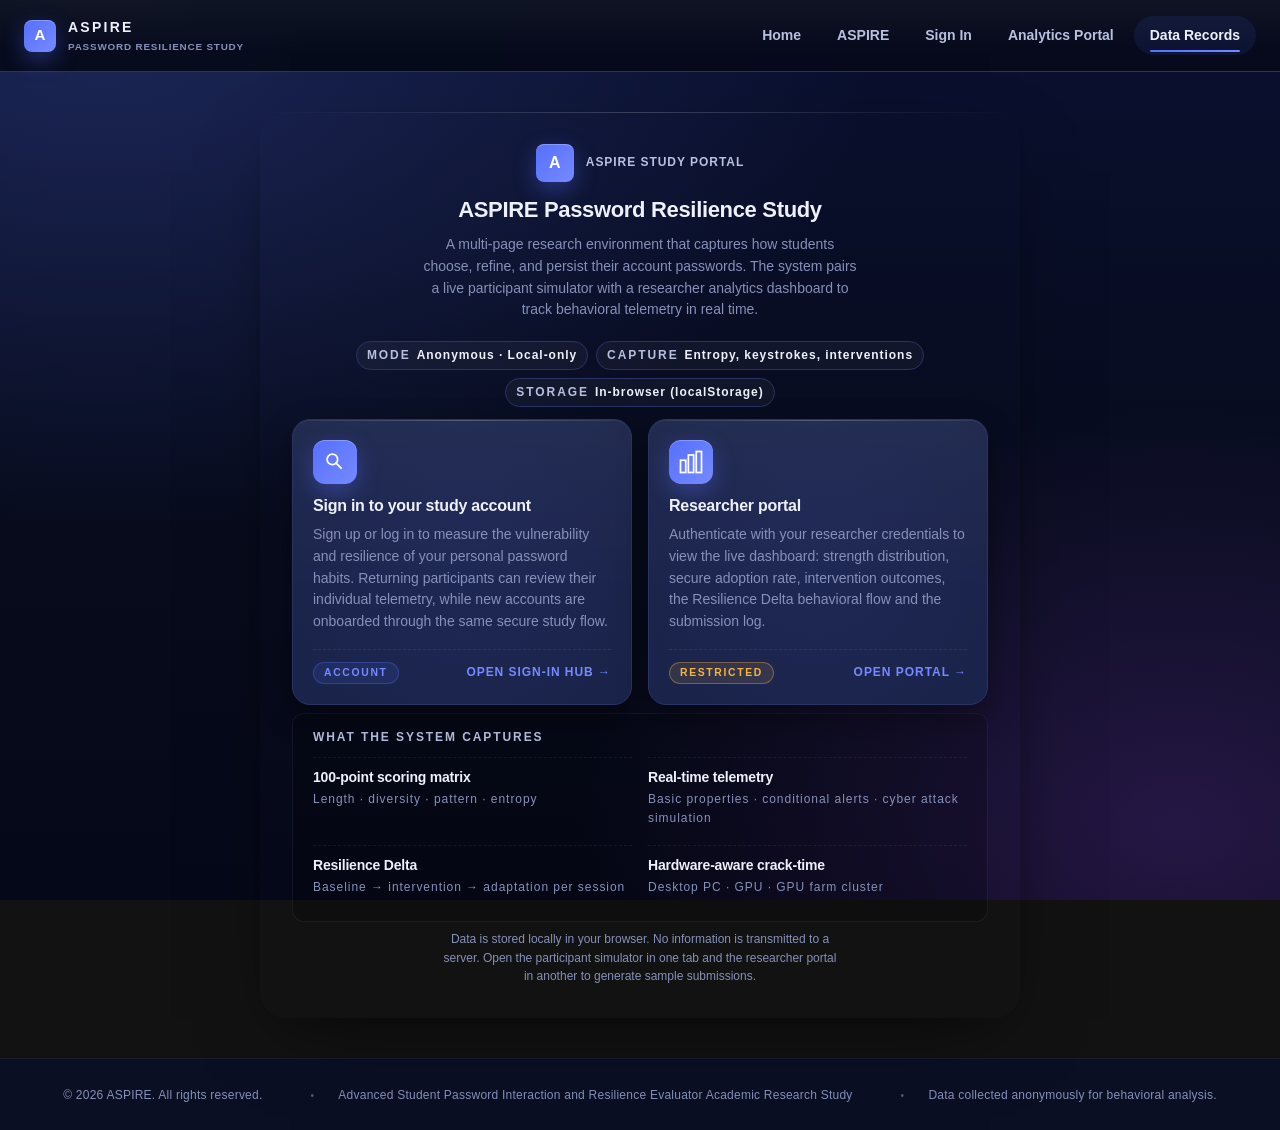
<file: index.html>
<!DOCTYPE html>
<html lang="en">

<head>
  <meta charset="UTF-8" />
  <meta name="viewport" content="width=device-width, initial-scale=1.0" />
  <meta name="description"
    content="ASPIRE Password Resilience Study — landing hub for the participant simulator and the researcher portal." />
  <title>ASPIRE — Password Resilience Study</title>
  <link rel="stylesheet" href="style.css" />
  <link rel="icon" type="image/svg+xml"
    href="data:image/svg+xml;utf8,<svg xmlns='http://www.w3.org/2000/svg' viewBox='0 0 64 64'><defs><linearGradient id='g' x1='0' x2='1' y1='0' y2='1'><stop offset='0' stop-color='%235570ff'/><stop offset='1' stop-color='%237689ff'/></linearGradient></defs><rect width='64' height='64' rx='14' fill='url(%23g)'/><text x='32' y='42' text-anchor='middle' font-family='-apple-system,Segoe UI,Roboto,sans-serif' font-weight='800' font-size='34' fill='white'>A</text></svg>" />
</head>

<body class="has-global-header has-global-footer">

  <!-- ============================================================
       GLOBAL NAVIGATION HEADER
       Reused across every ASPIRE page so participants and
       researchers always know where they are.  The page background
       is offset by 64px (see .has-global-header in style.css).
       ============================================================ -->
  <header class="global-header" role="banner">
    <a class="gh-brand" href="index.html" aria-label="ASPIRE — back to hub">
      <span class="logo" aria-hidden="true">A</span>
      <span class="gh-brand-text">
        ASPIRE
        <small>Password Resilience Study</small>
      </span>
    </a>
    <nav class="desktop-nav" aria-label="Primary">
      <a href="index.html">Home</a>
      <a href="registration.html">ASPIRE</a>
      <a href="sign.html">Sign In</a>
      <a href="portal.html">Analytics Portal</a>
      <a href="records.html" class="active" aria-current="page">Data Records</a>
    </nav>
    <div class="nav-actions">
      <input class="mobile-nav-toggle" id="mobile-nav-toggle-index" type="checkbox" />
      <label class="mobile-nav-trigger" for="mobile-nav-toggle-index" aria-label="Toggle navigation menu">
        <span aria-hidden="true"></span>
      </label>
      <label class="mobile-nav-backdrop" for="mobile-nav-toggle-index" aria-hidden="true"></label>
      <nav class="mobile-nav-drawer" aria-label="Primary">
        <label class="mobile-nav-close" for="mobile-nav-toggle-index" aria-label="Close navigation">×</label>
        <a href="index.html">Home</a>
        <a href="registration.html">ASPIRE</a>
        <a href="sign.html">Sign In</a>
        <a href="portal.html">Analytics Portal</a>
        <a href="records.html" class="active" aria-current="page">Data Records</a>
      </nav>
    </div>
  </header>

  <!-- ============================================================
       ASPIRE — Landing Hub
       Three-zone composition:
         §1  Brand + identity header (logo, title, subtitle)
         §2  Hero card  (entry point to the system)
         §3  Pathway grid  (two destination cards)
         §4  Feature ledger (capability summary)
         §5  Footer with system context
       Page hierarchy is mirrored from registration.html's card
       layout so the hub feels like a natural prologue to either
       destination (registration simulator or research portal).
       ============================================================ -->

  <main class="hub">
    <section class="card hub-card" aria-labelledby="hub-title">

      <!-- §1 — Brand -->
      <div class="brand">
        <div class="logo" aria-hidden="true">A</div>
        <span>ASPIRE Study Portal</span>
      </div>

      <!-- §2 — Hero -->
      <header class="hub-hero">
        <h1 id="hub-title">ASPIRE Password Resilience Study</h1>
        <p class="subtitle">
          A multi-page research environment that captures how students
          choose, refine, and persist their account passwords. The
          system pairs a live participant simulator with a researcher
          analytics dashboard to track behavioral telemetry in
          real time.
        </p>


        <ul class="hub-meta" aria-label="Study metadata">
          <li><span class="hub-meta-k">Mode</span><span class="hub-meta-v">Anonymous · Local-only</span></li>
          <li><span class="hub-meta-k">Capture</span><span class="hub-meta-v">Entropy, keystrokes, interventions</span>
          </li>
          <li><span class="hub-meta-k">Storage</span><span class="hub-meta-v">In-browser (localStorage)</span></li>
        </ul>
        <p></p>
      </header>

      <!-- §3 — Pathway grid: choose your entry -->
      <section class="hub-pathways" aria-label="Choose an entry point">

        <a class="pathway" href="sign.html" aria-labelledby="path-participant">
          <div class="pathway-glyph" aria-hidden="true">
            <svg viewBox="0 0 32 32" width="28" height="28">
              <circle cx="13" cy="13" r="6" fill="none" stroke="currentColor" stroke-width="2" />
              <path d="M17 17 L23 23" stroke="currentColor" stroke-width="2" stroke-linecap="round" />
            </svg>
          </div>
          <h3 id="path-participant">Sign in to your study account</h3>
          <p class="pathway-desc">
            Sign up or log in to measure the vulnerability and resilience
            of your personal password habits. Returning participants can
            review their individual telemetry, while new accounts are
            onboarded through the same secure study flow.
          </p>
          <span class="pathway-meta">
            <span class="pathway-pill">Account</span>
            <span class="pathway-cta">Open sign-in hub →</span>
          </span>
        </a>

        <a class="pathway" href="portal.html" aria-labelledby="path-researcher">
          <div class="pathway-glyph" aria-hidden="true">
            <svg viewBox="0 0 32 32" width="28" height="28">
              <rect x="4" y="14" width="6" height="14" fill="none" stroke="currentColor" stroke-width="2" />
              <rect x="13" y="8" width="6" height="20" fill="none" stroke="currentColor" stroke-width="2" />
              <rect x="22" y="4" width="6" height="24" fill="none" stroke="currentColor" stroke-width="2" />
            </svg>
          </div>
          <h3 id="path-researcher">Researcher portal</h3>
          <p class="pathway-desc">
            Authenticate with your researcher credentials to view
            the live dashboard: strength distribution, secure
            adoption rate, intervention outcomes, the Resilience
            Delta behavioral flow and the submission log.
          </p>
          <span class="pathway-meta">
            <span class="pathway-pill secure">Restricted</span>
            <span class="pathway-cta">Open portal →</span>
          </span>
        </a>

      </section>

      <!-- §4 — Capability ledger -->
      <section class="hub-features" aria-label="System capabilities">
        <h2 class="hub-features-title">What the system captures</h2>
        <ul class="hub-feature-list">
          <li>
            <span class="feature-k">100-point scoring matrix</span>
            <span class="feature-v">Length · diversity · pattern · entropy</span>
          </li>
          <li>
            <span class="feature-k">Real-time telemetry</span>
            <span class="feature-v">Basic properties · conditional alerts · cyber attack simulation</span>
          </li>
          <li>
            <span class="feature-k">Resilience Delta</span>
            <span class="feature-v">Baseline → intervention → adaptation per session</span>
          </li>
          <li>
            <span class="feature-k">Hardware-aware crack-time</span>
            <span class="feature-v">Desktop PC · GPU · GPU farm cluster</span>
          </li>
        </ul>
      </section>

      <!-- §5 — Footer -->
      <p class="footnote hub-foot">
        Data is stored locally in your browser. No information is
        transmitted to a server. Open the participant simulator in
        one tab and the researcher portal in another to generate
        sample submissions.
      </p>

    </section>
  </main>

  <footer class="global-footer" role="contentinfo">
    <div class="gf-inner">
      <span class="gf-block gf-left">&copy; 2026 ASPIRE. All rights reserved.</span>
      <span class="gf-block gf-center">Advanced Student Password Interaction and Resilience Evaluator Academic Research Study</span>
      <span class="gf-block gf-right">Data collected anonymously for behavioral analysis.</span>
    </div>
  </footer>

  <script>
    // ------------------------------------------------------------
    // Subtle, preference-aware entrance animation.  Honors
    // prefers-reduced-motion: when the user has requested less
    // animation we skip the spring and let the card paint
    // immediately so the hub stays accessible.
    // ------------------------------------------------------------
    (function () {
      var reduce = window.matchMedia
        && window.matchMedia('(prefers-reduced-motion: reduce)').matches;
      var card = document.querySelector('.hub-card');
      if (!card || reduce) return;
      // The springIn keyframe is defined in style.css and animates
      // scale + opacity.  We retrigger it here so the hub card
      // matches the registration card's opening behaviour.
      card.style.animation = 'none';
      // force a reflow so the animation restarts cleanly on reload
      void card.offsetWidth;
      card.style.animation = '';
    })();
  </script>
</body>

</html>
</file>
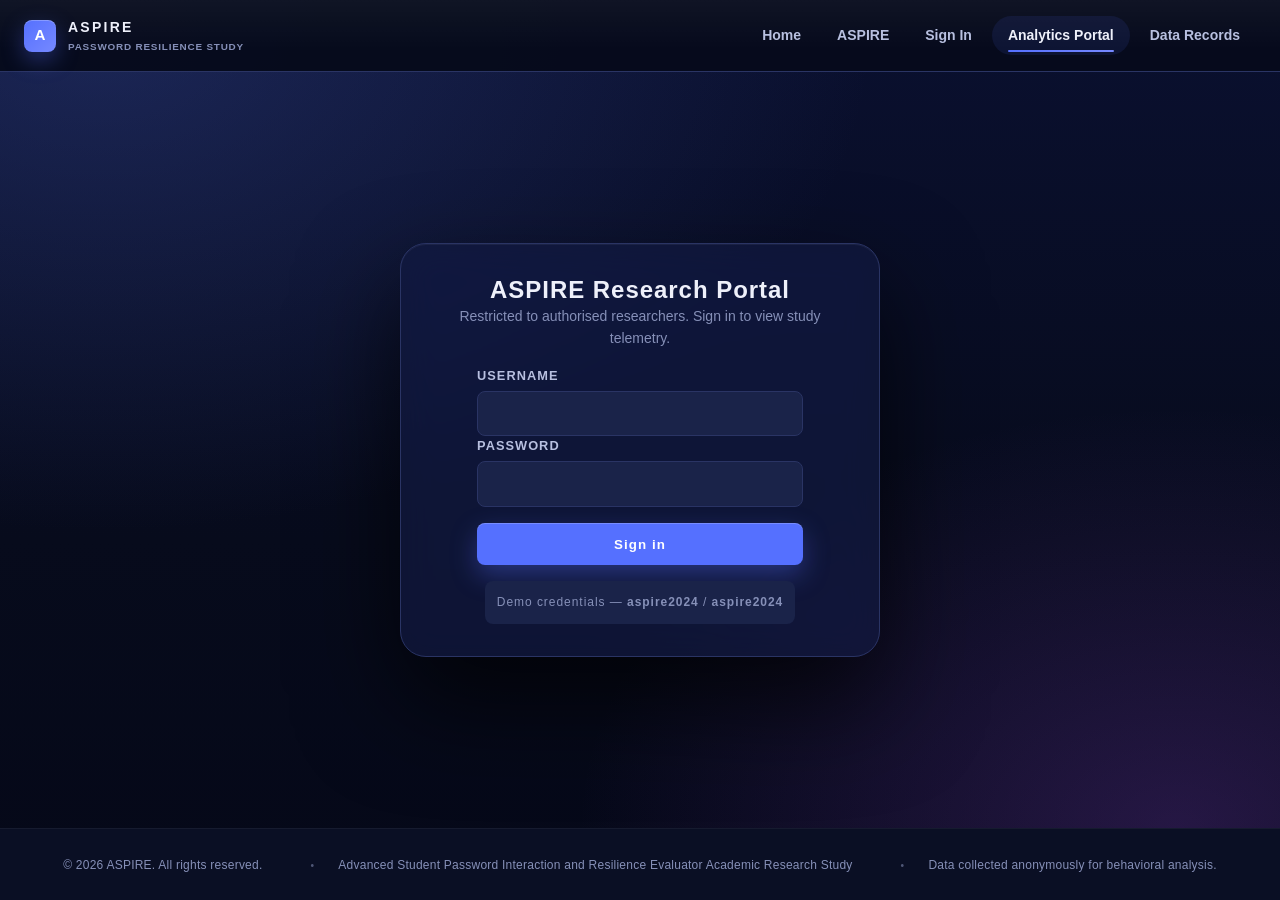
<file: portal.html>
<!DOCTYPE html>
<html lang="en">

<head>
  <meta charset="UTF-8" />
  <meta name="viewport" content="width=device-width, initial-scale=1.0" />
  <title>ASPIRE Research Portal</title>
  <link rel="stylesheet" href="style.css" />
  <!-- ============================================================
       PRE-PAINT INITIAL STATE (Security by Default)
       Runs synchronously before <body> is parsed, so the very first
       frame of the page already reflects the correct display state.
         • If a valid session token exists in sessionStorage, the
           dashboard is shown and the gate is removed immediately.
         • Otherwise the gate is the only visible element and the
           dashboard is fully shielded (display: none + z-index: 0).
       This eliminates any flash of overlapping content.
       ============================================================ -->
  <script>
    (function () {
      try {
        var token = sessionStorage.getItem('aspire_session');
        var style = document.createElement('style');
        if (token === '1') {
          // Session still active — gate must not appear at all.
          style.textContent =
            '#loginGate{display:none !important;}' +
            '#dashboard{display:grid !important;}';
        } else {
          // No session — dashboard stays fully shielded.
          style.textContent =
            '#dashboard{display:none !important;}';
        }
        document.head.appendChild(style);
      } catch (_) {
        // sessionStorage unavailable (private mode, etc.) — fall back
        // to the safest state: dashboard hidden.
      }
    })();
  </script>
</head>

<body class="has-global-header has-global-footer">
  <header class="global-header" role="banner">
    <a class="gh-brand" href="index.html" aria-label="ASPIRE — back to hub">
      <span class="logo" aria-hidden="true">A</span>
      <span class="gh-brand-text">
        ASPIRE
        <small>Password Resilience Study</small>
      </span>
    </a>
    <nav class="desktop-nav" aria-label="Primary">
      <a href="index.html">Home</a>
      <a href="registration.html">ASPIRE</a>
      <a href="sign.html">Sign In</a>
      <a href="portal.html" class="active" aria-current="page">Analytics Portal</a>
      <a href="records.html">Data Records</a>
    </nav>
    <div class="nav-actions">
      <input class="mobile-nav-toggle" id="mobile-nav-toggle-portal" type="checkbox" />
      <label class="mobile-nav-trigger" for="mobile-nav-toggle-portal" aria-label="Toggle navigation menu">
        <span aria-hidden="true"></span>
      </label>
      <label class="mobile-nav-backdrop" for="mobile-nav-toggle-portal" aria-hidden="true"></label>
      <nav class="mobile-nav-drawer" aria-label="Primary">
        <label class="mobile-nav-close" for="mobile-nav-toggle-portal" aria-label="Close navigation">×</label>
        <a href="index.html">Home</a>
        <a href="registration.html">ASPIRE</a>
        <a href="sign.html">Sign In</a>
        <a href="portal.html" class="active" aria-current="page">Analytics Portal</a>
        <a href="records.html">Data Records</a>
      </nav>
    </div>
  </header>

  <div class="page-shell">
    <!-- ============================================================
         LOGIN GATE (researcher-only)
         Demo credential: aspire2024 / aspire2024
         ============================================================ -->
    <div class="login-gate" id="loginGate">
      <h2>ASPIRE Research Portal</h2>
      <p>Restricted to authorised researchers. Sign in to view study telemetry.</p>
      <form id="loginForm">
        <label for="username" style="display:block; font-size:0.8rem; margin-bottom:0.3rem;">Username</label>
        <input type="text" id="username" name="username" autocomplete="username" />
        <label for="password" style="display:block; font-size:0.8rem; margin-bottom:0.3rem;">Password</label>
        <input type="password" id="password" name="password" autocomplete="current-password" />
        <button type="submit" id="loginSubmit">
          <span class="btn-label">Sign in</span>
          <span class="btn-spinner" aria-hidden="true"></span>
        </button>
      </form>
      <div class="hint">
        Demo credentials &mdash; <strong>aspire2024</strong> / <strong>aspire2024</strong>
      </div>
    </div>

    <!-- ============================================================
         DASHBOARD (hidden until authenticated)
         Vertical hierarchy:
           Zone 1  Global header      (full width, page-level)
           Zone 2  Application header (full width, app-level)
           Zone 3  Content wrapper    (sidebar + main canvas row)
         The sidebar and the canvas are siblings in Zone 3, so they
         scroll in unison with the rest of the page (Fluid canvas).
         ============================================================ -->
    <div id="dashboard" hidden>
    <header class="app-header">
      <div class="app-header-top">
        <button class="rail-toggle" id="railToggle" type="button" aria-label="Toggle navigation rail" aria-pressed="true">
          <span class="rail-toggle-bar"></span>
          <span class="rail-toggle-bar"></span>
          <span class="rail-toggle-bar"></span>
        </button>
        <div class="brand">
          <div class="logo" aria-hidden="true">A</div>
          <div>
            <h1>ASPIRE Research Portal</h1>
            <small>Password Resilience Study &mdash; Live Telemetry</small>
          </div>
        </div>
      </div>
      <!-- Anchored profile data — first/last name rigidly in the far corner -->
      <div class="app-subheader" id="subheader">
        <div class="header-actions">
          <span class="sr-only" id="srStatus">Signed in as researcher.</span>
          <button class="btn" id="refreshBtn" type="button">Refresh</button>
          <button class="btn" id="exportBtn" type="button">Export CSV</button>
          <button class="btn danger" id="clearBtn" type="button">Clear data</button>
          <button class="btn" id="logoutBtn" type="button">Sign out</button>
        </div>
      </div>
    </header>

    <!-- Zone 3 — shared row that holds the sidebar and the main canvas.
         Scrolling is handled at the page level (body), so both
         siblings move together as one unified Fluid canvas. -->
    <div class="app-shell">
      <aside class="nav-rail" aria-label="Primary navigation">
        <div class="rail-brand" aria-hidden="true">
          <div class="logo">A</div>
        </div>
        <nav class="rail-nav">
          <button class="rail-btn active" type="button" data-rail="overview" aria-label="Overview" title="Overview">
            <span class="rail-icon" aria-hidden="true">◐</span>
            <span class="rail-label">Overview</span>
          </button>
          <button class="rail-btn" type="button" data-rail="telemetry" aria-label="Telemetry" title="Telemetry">
            <span class="rail-icon" aria-hidden="true">◇</span>
            <span class="rail-label">Telemetry</span>
          </button>
          <button class="rail-btn" type="button" data-rail="behavior" aria-label="Behavior" title="Behavior">
            <span class="rail-icon" aria-hidden="true">↯</span>
            <span class="rail-label">Behavior</span>
          </button>
          <button class="rail-btn" type="button" data-rail="logs" aria-label="Logs" title="Logs">
            <span class="rail-icon" aria-hidden="true">≡</span>
            <span class="rail-label">Logs</span>
          </button>
        </nav>
        <div class="rail-foot" aria-hidden="true">
          <div class="rail-dot" title="Live data stream"></div>
        </div>
      </aside>

      <main class="app-canvas">
        <!-- Stat cards -->
        <section class="stats" aria-label="Summary statistics">
          <div class="stat" data-stat-height="92">
            <div class="label">Total submissions</div>
            <div class="value" id="statTotal">0</div>
            <div class="sub" id="statLatest">No data yet</div>
          </div>
          <div class="stat" data-stat-height="92">
            <div class="label">Avg. time on password</div>
            <div class="value" id="statAvgTime">—</div>
            <div class="sub">seconds</div>
          </div>
          <div class="stat" data-stat-height="92">
            <div class="label">Avg. backspaces</div>
            <div class="value" id="statAvgBack">—</div>
            <div class="sub">corrections per user</div>
          </div>
          <div class="stat" data-stat-height="92">
            <div class="label">Common-password hits</div>
            <div class="value" id="statCommon">0</div>
            <div class="sub">flagged as leaked</div>
          </div>
          <div class="stat highlight" data-stat-height="92">
            <div class="label">Intervention success rate</div>
            <div class="value" id="statIntervSuccess">—</div>
            <div class="sub">improved ÷ intervened</div>
          </div>
          <div class="stat highlight" data-stat-height="92">
            <div class="label">Median hesitation</div>
            <div class="value" id="statMedianHesitation">—</div>
            <div class="sub">seconds after warning</div>
          </div>
          <div class="stat highlight" data-stat-height="92">
            <div class="label">Resilience Delta</div>
            <div class="value" id="statDelta">—</div>
            <div class="sub">avg. tier jump per user</div>
          </div>
        </section>

        <!-- Charts -->
        <section class="charts" data-stagger-root>
          <div class="chart-card" data-aspect="ratio-2-1">
            <h3>Strength distribution <small>tier share across all submissions</small></h3>
            <div class="tier-bar" id="tierBar" aria-label="Strength distribution bar">
              <div class="slice weak" id="sliceWeak" style="flex:0">Weak</div>
              <div class="slice fair" id="sliceFair" style="flex:0">Fair</div>
              <div class="slice good" id="sliceGood" style="flex:0">Good</div>
              <div class="slice strong" id="sliceStrong" style="flex:0">Strong</div>
            </div>
            <div class="tier-legend">
              <div><span class="swatch weak"></span><span id="legendWeak">0 — Weak</span></div>
              <div><span class="swatch fair"></span><span id="legendFair">0 — Fair</span></div>
              <div><span class="swatch good"></span><span id="legendGood">0 — Good</span></div>
              <div><span class="swatch strong"></span><span id="legendStrong">0 — Strong</span></div>
            </div>
          </div>

          <div class="chart-card" data-aspect="ratio-2-1">
            <h3>Secure adoption rate <small>good + strong passwords</small></h3>
            <div class="adoption">
              <div class="donut-wrap">
                <svg width="160" height="160" viewBox="0 0 160 160" aria-hidden="true">
                  <circle cx="80" cy="80" r="64" fill="none" stroke="var(--card-2)" stroke-width="20" />
                  <circle id="donutFg" cx="80" cy="80" r="64" fill="none" stroke="var(--strong)" stroke-width="20"
                    stroke-dasharray="402" stroke-dashoffset="402" stroke-linecap="round" />
                </svg>
                <div class="donut-center">
                  <div class="pct" id="adoptionPct">0%</div>
                  <div class="lbl">adopted</div>
                </div>
              </div>
              <div class="adoption-detail" id="adoptionDetail">
                <strong>0</strong> of <strong>0</strong> participants chose a resilient password.
              </div>
            </div>
          </div>
        </section>

        <!-- Behavioral Flow -->
        <section class="resilience" aria-label="Resilience Delta — behavioral flow" data-stagger-root>
          <div class="resilience-header">
            <h3>Behavioral flow <small>resilience delta: vulnerable → intervened → adapted</small></h3>
            <div class="resilience-count">
              <strong id="resilienceCount">0</strong> intervention sessions
            </div>
          </div>
          <div class="resilience-empty" id="resilienceEmpty">
            <p>No intervention sessions captured yet. A baseline/adaptation pair is recorded every
              time the warning modal fires.</p>
          </div>
          <ul class="resilience-flow" id="resilienceFlow"></ul>
        </section>

        <!-- Interventions -->
        <section class="interventions" aria-label="Intervention outcomes">
          <h3>Intervention outcomes <small>weak/fair submissions</small></h3>
          <div class="intervention-grid">
            <div class="intervention-stat" data-stat-height="80">
              <div class="lbl">Proceeded despite risk</div>
              <div class="val proceed" id="intervProceed">0</div>
            </div>
            <div class="intervention-stat" data-stat-height="80">
              <div class="lbl">Chose to improve</div>
              <div class="val improve" id="intervImprove">0</div>
            </div>
          </div>
        </section>

        <!-- Logs table -->
        <section class="logs">
          <div class="logs-header">
            <h3>Submission log <small id="logsCount">0 entries</small></h3>
            <div class="filters" role="group" aria-label="Filter by tier">
              <button class="filter-btn active" data-filter="all">All</button>
              <button class="filter-btn" data-filter="weak">Weak</button>
              <button class="filter-btn" data-filter="fair">Fair</button>
              <button class="filter-btn" data-filter="good">Good</button>
              <button class="filter-btn" data-filter="strong">Strong</button>
            </div>
          </div>
          <p class="logs-hint">Swipe sideways to scan the full submission history.</p>
          <!-- Scroll-trapped table container: max-height locks so the page
             never horizontal-scrolls even with hundreds of rows. -->
          <div class="logs-scroll">
            <table>
              <thead>
                <tr>
                  <th>Time</th>
                  <th>User</th>
                  <th>Password captured</th>
                  <th>Tier</th>
                  <th>Score</th>
                  <th>Length</th>
                  <th>Time</th>
                  <th>Backspaces</th>
                </tr>
              </thead>
              <tbody id="logsBody"></tbody>
            </table>
          </div>
          <div class="empty" id="emptyState">
            <h3>No data yet</h3>
            <p>Open <code>registration.html</code> in another tab to generate sample submissions.</p>
          </div>
        </section>
      </main>
      </div>
    </div>
  </div>

  <footer class="global-footer" role="contentinfo">
    <div class="gf-inner">
      <span class="gf-block gf-left">&copy; 2026 ASPIRE. All rights reserved.</span>
      <span class="gf-block gf-center">Advanced Student Password Interaction and Resilience Evaluator Academic Research Study</span>
      <span class="gf-block gf-right">Data collected anonymously for behavioral analysis.</span>
    </div>
  </footer>

  <script>
    (function () {
      'use strict';

      // ===========================================================
      // CONFIG
      // ===========================================================
      const STORAGE_KEY = 'aspire_submissions';
      const INTERV_KEY = 'aspire_interventions';
      const RESILIENCE_KEY = 'aspire_resilience';
      const SESSION_KEY = 'aspire_session';
      const VALID_CREDS = { username: 'aspire2024', password: 'aspire2024' };

      const TIERS = ['weak', 'fair', 'good', 'strong'];

      // ===========================================================
      // DOM
      // ===========================================================
      const loginGate = document.getElementById('loginGate');
      const loginForm = document.getElementById('loginForm');
      const dashboard = document.getElementById('dashboard');
      const refreshBtn = document.getElementById('refreshBtn');
      const exportBtn = document.getElementById('exportBtn');
      const clearBtn = document.getElementById('clearBtn');
      const logoutBtn = document.getElementById('logoutBtn');
      const logsBody = document.getElementById('logsBody');
      const emptyState = document.getElementById('emptyState');
      const logsCount = document.getElementById('logsCount');
      const filterBtns = document.querySelectorAll('.filter-btn');

      const statTotal = document.getElementById('statTotal');
      const statLatest = document.getElementById('statLatest');
      const statAvgTime = document.getElementById('statAvgTime');
      const statAvgBack = document.getElementById('statAvgBack');
      const statCommon = document.getElementById('statCommon');

      const sliceWeak = document.getElementById('sliceWeak');
      const sliceFair = document.getElementById('sliceFair');
      const sliceGood = document.getElementById('sliceGood');
      const sliceStrong = document.getElementById('sliceStrong');
      const legendWeak = document.getElementById('legendWeak');
      const legendFair = document.getElementById('legendFair');
      const legendGood = document.getElementById('legendGood');
      const legendStrong = document.getElementById('legendStrong');

      const donutFg = document.getElementById('donutFg');
      const adoptionPct = document.getElementById('adoptionPct');
      const adoptionDetail = document.getElementById('adoptionDetail');

      const intervProceed = document.getElementById('intervProceed');
      const intervImprove = document.getElementById('intervImprove');

      const statIntervSuccess = document.getElementById('statIntervSuccess');
      const statMedianHesitation = document.getElementById('statMedianHesitation');
      const statDelta = document.getElementById('statDelta');
      const resilienceFlow = document.getElementById('resilienceFlow');
      const resilienceEmpty = document.getElementById('resilienceEmpty');
      const resilienceCount = document.getElementById('resilienceCount');

      const profileFirst = document.getElementById('profileFirst');
      const profileLast = document.getElementById('profileLast');
      const profileRole = document.getElementById('profileRole');

      // ===========================================================
      // PROFILE — anchored in the header's far corner
      //   First / last name is split into two spans so it can flex
      //   independently and never reflow when the data changes.
      // ===========================================================
      const PROFILE = {
        first: 'Researcher',
        last: 'Admin',
        role: 'Principal Investigator'
      };

      // ===========================================================
      // SESSION
      // ===========================================================
      function isSignedIn() {
        return sessionStorage.getItem(SESSION_KEY) === '1';
      }
      // ===========================================================
      // LOGIN GATE — Security Transition Engine
      //
      // Phase 1 — Sentinel:   dashboard shielded (opacity 0,
      //                       pointer-events none, inert)
      // Phase 2 — Verify:     inputs disabled, button shows spinner
      // Phase 3 — Dissolve:   login card collapses backward (CSS)
      // Phase 4 — Reveal:     rail + header unfurl, data cascades
      //
      // The transition chain is driven entirely by CSS class flips
      // + a single verify delay to simulate credential checking.
      // ===========================================================

      // Auth delay (ms) — represents the credential check window. Kept
      // short so the spinner is visible but not annoying.
      const VERIFY_DELAY_MS = 650;

      let pendingTransition = false;       // re-entrancy guard

      function setGateState(state) {
        const submitBtn = document.getElementById('loginSubmit');
        const userInput = document.getElementById('username');
        const passInput = document.getElementById('password');

        // Add or remove the .verifying flag in one call
        if (state === 'verifying') {
          loginGate.classList.add('verifying');
          if (submitBtn) submitBtn.classList.add('is-verifying');
          if (userInput) { userInput.disabled = true; passInput.disabled = true; }
        } else {
          loginGate.classList.remove('verifying');
          if (submitBtn) submitBtn.classList.remove('is-verifying');
          if (userInput) { userInput.disabled = false; passInput.disabled = false; }
        }
      }

      // State-driven display helpers — see brief §1–§3
      function activateDashboard() {
        dashboard.hidden = false;
        dashboard.dataset.state = 'active';
      }
      function deactivateDashboard() {
        dashboard.classList.remove('phase2', 'phase3', 'preparing');
        dashboard.dataset.state = '';
        dashboard.hidden = true;
      }

      function signIn() {
        if (pendingTransition) return;          // ignore double-clicks
        pendingTransition = true;

        sessionStorage.setItem(SESSION_KEY, '1');

        // Anchored profile — populate the corner-bound name cluster
        if (profileFirst) profileFirst.textContent = PROFILE.first;
        if (profileLast) profileLast.textContent = PROFILE.last;
        if (profileRole) profileRole.textContent = PROFILE.role;

        // =========================================================
        // PHASE 1 (already in effect) + Phase 3 — Central collapse
        //   The login card fades + scales backward into the canvas
        //   while the dashboard is revealed with `preparing` flag
        //   so it can mount BEFORE its data populates.
        // =========================================================
        // Stop the verifying spinner — credentials were good
        setGateState('idle');

        loginGate.classList.add('exiting');
        activateDashboard();
        dashboard.classList.add('preparing');

        // Hand off to Phase 4 once the card finishes its collapse
        setTimeout(() => {
          // =======================================================
          // PHASE 3b — Interaction removal
          //   The card is now behind the dashboard and physically
          //   removed so it can never block pointer events again.
          // =======================================================
          loginGate.hidden = true;
          loginGate.classList.remove('exiting');

          // =======================================================
          // PHASE 4 — Perimeter unfurling + Data cascade
          //   The nav-rail slides in from the left, the header
          //   drops from the top. Spring-easing decelerates into
          //   place. The data cards then surface upward in a
          //   staggered cascade so the eye perceives a stream.
          // =======================================================
          dashboard.classList.remove('preparing');
          dashboard.classList.add('phase2');
          setTimeout(() => {
            dashboard.classList.add('phase3');
            render();
            pendingTransition = false;
          }, 380);
        }, 220);
      }

      function signOut() {
        sessionStorage.removeItem(SESSION_KEY);
        deactivateDashboard();
        loginGate.hidden = false;
        loginGate.classList.remove('exiting');
        setGateState('idle');                  // re-enable inputs
        pendingTransition = false;
      }

      loginForm.addEventListener('submit', (e) => {
        e.preventDefault();
        if (pendingTransition) return;

        const u = document.getElementById('username').value.trim();
        const p = document.getElementById('password').value;
        const credsValid = u === VALID_CREDS.username && p === VALID_CREDS.password;

        if (!credsValid) {
          // Cognitive error shake — instantly dismissible feedback
          loginGate.classList.remove('is-error');
          void loginGate.offsetWidth;             // reflow → animation restart
          loginGate.classList.add('is-error');
          setTimeout(() => loginGate.classList.remove('is-error'), 1200);
          const hint = loginGate.querySelector('.hint');
          if (hint && !hint.dataset.errorShown) {
            hint.dataset.errorShown = '1';
            hint.innerHTML += ' <span style="color:var(--weak);">Invalid credentials.</span>';
          }
          return;
        }

        // ===========================================================
        // PHASE 2 — Verification Pulse
        //   Lock the inputs, swap the button label for a spinner,
        //   and let the UI breathe for VERIFY_DELAY_MS before the
        //   actual dissolve + reveal kicks off.
        // ===========================================================
        setGateState('verifying');

        // Pre-warm the dashboard into its preparing state so the
        // mount happens in parallel with the verification delay —
        // there is zero idle time between "verified" and "revealed".
        activateDashboard();
        dashboard.classList.add('preparing');

        setTimeout(() => {
          signIn();                              // continues Phase 3 + 4
        }, VERIFY_DELAY_MS);
      });
      logoutBtn.addEventListener('click', signOut);

      // ===========================================================
      // RAIL TOGGLE — hamburger button
      //   Clicking flips the `#dashboard` between its default
      //   layout (rail visible) and `.rail-collapsed` (rail hidden).
      //   The state is persisted in sessionStorage so the user does
      //   not see the rail flicker on reload.
      // ===========================================================
      const railToggle = document.getElementById('railToggle');
      const RAIL_KEY = 'aspire_rail_collapsed';

      function applyRailState(collapsed) {
        dashboard.classList.toggle('rail-collapsed', collapsed);
        if (railToggle) {
          railToggle.setAttribute('aria-pressed', String(!collapsed));
          railToggle.setAttribute(
            'aria-label',
            collapsed ? 'Show navigation rail' : 'Hide navigation rail'
          );
        }
      }
      try {
        applyRailState(sessionStorage.getItem(RAIL_KEY) === '1');
      } catch (_) {
        applyRailState(false);
      }
      if (railToggle) {
        railToggle.addEventListener('click', () => {
          const next = !dashboard.classList.contains('rail-collapsed');
          applyRailState(next);
          try { sessionStorage.setItem(RAIL_KEY, next ? '1' : '0'); } catch (_) { }
        });
      }

      // Auto-resume on page reload (no Phase 2 needed — credentials were
      // already accepted in a prior session, kept in sessionStorage).
      if (isSignedIn()) {
        // Populate profile cluster (signIn normally does this)
        if (profileFirst) profileFirst.textContent = PROFILE.first;
        if (profileLast) profileLast.textContent = PROFILE.last;
        if (profileRole) profileRole.textContent = PROFILE.role;
        activateDashboard();
        dashboard.classList.add('phase2', 'phase3');
      }

      // ===========================================================
      // DATA
      // ===========================================================
      function loadSubmissions() {
        try { return JSON.parse(localStorage.getItem(STORAGE_KEY) || '[]'); }
        catch (_) { return []; }
      }
      function loadInterventions() {
        try { return JSON.parse(localStorage.getItem(INTERV_KEY) || '[]'); }
        catch (_) { return []; }
      }
      function loadResilience() {
        try { return JSON.parse(localStorage.getItem(RESILIENCE_KEY) || '[]'); }
        catch (_) { return []; }
      }

      let activeFilter = 'all';

      filterBtns.forEach(btn => {
        btn.addEventListener('click', () => {
          filterBtns.forEach(b => b.classList.remove('active'));
          btn.classList.add('active');
          activeFilter = btn.dataset.filter;
          renderTable();
        });
      });

      refreshBtn.addEventListener('click', render);
      clearBtn.addEventListener('click', () => {
        if (!confirm('Erase ALL captured study data? This cannot be undone.')) return;

        // ---- 1. Purge all three storage keys --------------------
        // The dashboard reads from three independent localStorage
        // buckets: submissions, interventions, and resilience.
        // Clearing only two of them leaves the resilience flow
        // populated even when the KPI counters above show 0.
        localStorage.removeItem(STORAGE_KEY);
        localStorage.removeItem(INTERV_KEY);
        localStorage.removeItem(RESILIENCE_KEY);

        // ---- 2. Force-reset the in-memory filter state ---------
        // If the user had a tier filter active (weak / fair / good
        // / strong) the next render must show the cleared view
        // regardless of that filter selection.
        activeFilter = 'all';
        filterBtns.forEach(b => {
          if (b.dataset.filter === 'all') b.classList.add('active');
          else b.classList.remove('active');
        });

        // ---- 3. Purge the Behavioral Flow DOM tree -------------
        // Unmount every session row from the flow list so the
        // dashboard does not ghost the previous dataset's tracks.
        // The wrapper is bound to an EMPTY array state — the
        // next renderResilience() call below iterates over
        // loadResilience() which now returns [].  No cached
        // session logs can re-render until a brand-new
        // registration event captures a fresh baseline/adaptation
        // pair and appends it to the storage bucket.
        if (resilienceFlow) resilienceFlow.innerHTML = '';

        // ---- 4. Inject the empty-state placeholder --------------
        // Re-show the `.resilience-empty` block with the
        // EXACT literal copy mandated by the v2.1 reset spec.
        // The block is hidden by renderResilience() whenever the
        // list is non-empty; re-showing it here gives the
        // researcher a clean slate the moment the data is wiped.
        if (resilienceEmpty) {
          resilienceEmpty.hidden = false;
          // Literal copy from the Dashboard Logic & State spec,
          // §3 "Behavioural Flow Reset State".  The structural
          // muted, dashed-border styling is already attached to
          // `.resilience-empty` via the existing CSS rule, so no
          // new style work is required here.
          resilienceEmpty.innerHTML =
            '<p>No intervention sessions captured yet. ' +
            'A baseline/adaptation pair is recorded every ' +
            'time the warning modal fires.</p>';
        }

        // ---- 5. Reset the counter node so the header pill
        //         also drops back to 0 immediately, before the
        //         render() call below re-asserts it. -----------
        if (resilienceCount) resilienceCount.textContent = '0';

        // ---- 6. Flush the Intervention Outcomes counters -------
        // The macro aggregator (Proceeded Despite Risk /
        // Chose to Improve) must immediately display the zeroed
        // state, BEFORE the cascading render pass.  Setting
        // both text nodes to the literal "0" guarantees the
        // researcher sees a neutral dashboard the moment the
        // data is wiped, even if render() is delayed by a tick.
        if (intervProceed) intervProceed.textContent = '0';
        if (intervImprove) intervImprove.textContent = '0';

        // ---- 7. Reset the executive summary KPI cards ----------
        // Intervention success rate, median hesitation, and the
        // resilience delta all derive from the now-empty
        // resilience + intervention buckets.  Force the
        // text nodes to their neutral "—" placeholders so the
        // top KPI strip does not ghost the previous dataset's
        // percentages for a single frame after the wipe.
        if (statIntervSuccess)    statIntervSuccess.textContent    = '—';
        if (statMedianHesitation) statMedianHesitation.textContent = '—';
        if (statDelta)            statDelta.textContent            = '—';

        // ---- 8. Re-run the standard render so every KPI card,
        //         chart, intervention counter, and the logs table
        //         all collapse back to their empty state. -------
        render();
      });
      exportBtn.addEventListener('click', exportCSV);

      function exportCSV() {
        const subs = loadSubmissions();
        if (!subs.length) { alert('Nothing to export.'); return; }
        const cols = [
          'id', 'timestamp', 'firstName', 'lastName', 'email', 'username',
          'password', 'passwordLength', 'tier', 'score', 'elapsedMs',
          'keypressCount', 'backspaceCount', 'isCommon'
        ];
        const esc = v => `"${String(v ?? '').replace(/"/g, '""')}"`;
        const csv = [cols.join(',')]
          .concat(subs.map(r => cols.map(c => esc(r[c])).join(',')))
          .join('\n');
        const blob = new Blob([csv], { type: 'text/csv;charset=utf-8;' });
        const url = URL.createObjectURL(blob);
        const a = document.createElement('a');
        a.href = url;
        a.download = `aspire-export-${Date.now()}.csv`;
        a.click();
        URL.revokeObjectURL(url);
      }

      // ===========================================================
      // RENDER
      // ===========================================================
      function render() {
        const subs = loadSubmissions();
        renderStats(subs);
        renderCharts(subs);
        renderInterventions();
        renderResilience();
        renderTable();
      }

      function renderStats(subs) {
        statTotal.textContent = subs.length;
        statLatest.textContent = subs.length
          ? 'Last entry ' + relativeTime(subs[subs.length - 1].timestamp)
          : 'No data yet';

        if (subs.length) {
          const avgMs = subs.reduce((a, s) => a + (s.elapsedMs || 0), 0) / subs.length;
          const avgBs = subs.reduce((a, s) => a + (s.backspaceCount || 0), 0) / subs.length;
          statAvgTime.textContent = (avgMs / 1000).toFixed(1);
          statAvgBack.textContent = avgBs.toFixed(1);
        } else {
          statAvgTime.textContent = '—';
          statAvgBack.textContent = '—';
        }

        statCommon.textContent = subs.filter(s => s.isCommon).length;
      }

      function renderCharts(subs) {
        const counts = { weak: 0, fair: 0, good: 0, strong: 0 };
        subs.forEach(s => { if (counts[s.tier] != null) counts[s.tier]++; });

        const total = subs.length || 1;

        // Tier bar
        TIERS.forEach(t => {
          const slice = document.getElementById('slice' + cap(t));
          const legend = document.getElementById('legend' + cap(t));
          const pct = (counts[t] / total) * 100;
          slice.style.flex = String(counts[t]);
          slice.textContent = counts[t] ? `${Math.round(pct)}%` : '';
          legend.textContent = `${counts[t]} — ${cap(t)}`;
        });

        // Adoption donut
        const secure = counts.good + counts.strong;
        const pct = subs.length ? (secure / subs.length) : 0;
        const circumference = 2 * Math.PI * 64; // 402.12
        donutFg.setAttribute('stroke-dasharray', String(circumference));
        donutFg.setAttribute('stroke-dashoffset', String(circumference * (1 - pct)));
        adoptionPct.textContent = Math.round(pct * 100) + '%';
        adoptionDetail.innerHTML =
          `<strong>${secure}</strong> of <strong>${subs.length}</strong> ` +
          `participants chose a resilient password.`;
      }

      function renderInterventions() {
        const list = loadInterventions();
        intervProceed.textContent = list.filter(i => i.outcome === 'proceeded').length;
        intervImprove.textContent = list.filter(i => i.outcome === 'improved').length;

        // ----- Executive Summary: Resilience Delta KPIs -----
        const resilience = loadResilience();
        const improved = list.filter(i => i.outcome === 'improved').length;
        const total = list.length;

        if (total > 0) {
          const pct = (improved / total) * 100;
          statIntervSuccess.textContent = pct.toFixed(0) + '%';
        } else {
          statIntervSuccess.textContent = '—';
        }

        if (resilience.length) {
          // Median hesitation (seconds)
          const sortedMs = resilience
            .map(r => r.hesitation && r.hesitation.ms || 0)
            .sort((a, b) => a - b);
          const mid = Math.floor(sortedMs.length / 2);
          const medianMs = sortedMs.length % 2 === 0
            ? (sortedMs[mid - 1] + sortedMs[mid]) / 2
            : sortedMs[mid];
          statMedianHesitation.textContent = (medianMs / 1000).toFixed(1);

          // Resilience Delta — average tier-jump across improved sessions
          const deltas = resilience
            .filter(r => r.outcome === 'improved')
            .map(r => (r.adaptation && r.adaptation.tierDelta) || 0);
          if (deltas.length) {
            const avg = deltas.reduce((a, b) => a + b, 0) / deltas.length;
            statDelta.textContent = (avg >= 0 ? '+' : '') + avg.toFixed(2);
          } else {
            statDelta.textContent = '0.00';
          }
        } else {
          statMedianHesitation.textContent = '—';
          statDelta.textContent = '—';
        }
      }

      // ===========================================================
      // RESILIENCE DELTA — Behavioral Flow Renderer
      //   Each entry shows the participant's full arc:
      //     Attempt 1 (vulnerable)  ➔  Intervention
      //                              ➔  Hesitation + corrections
      //                              ➔  Attempt 2 (adapted)
      // ===========================================================
      function renderResilience() {
        const list = loadResilience()
          .slice()
          .reverse();           // newest first

        resilienceCount.textContent = String(list.length);

        if (!list.length) {
          resilienceFlow.innerHTML = '';
          resilienceEmpty.hidden = false;
          return;
        }
        resilienceEmpty.hidden = true;

        resilienceFlow.innerHTML = list.map((r, i) => {
          const adapted = r.outcome === 'improved';
          const hesSec = ((r.hesitation && r.hesitation.ms || 0) / 1000).toFixed(1);
          const hesKeys = (r.hesitation && r.hesitation.keypresses) || 0;
          const hesBacks = (r.hesitation && r.hesitation.backspaces) || 0;
          const tier = (t) => `<span class="tier-pill ${t}">${t}</span>`;
          const deltaCls = (r.adaptation.tierDelta || 0) > 0 ? 'positive'
            : (r.adaptation.tierDelta || 0) < 0 ? 'negative' : 'neutral';
          const deltaTxt = ((r.adaptation.tierDelta || 0) >= 0 ? '+' : '')
            + (r.adaptation.tierDelta || 0);
          const delay = i < 10 ? (i * 70) : 0;          // softer cascade for the heavier rows
          return `
          <li class="flow-row ${adapted ? 'adapted' : 'declined'}" ${delay ? `style="animation-delay:${delay}ms"` : ''}>
            <div class="flow-meta">
              <span class="flow-time">${formatDate(r.timestamp)}</span>
              <span class="flow-outcome ${r.outcome}">
                ${adapted ? '✓ Adapted' : '⚠ Accepted risk'}
              </span>
              <button class="details-btn" type="button" aria-expanded="false" aria-controls="details-content-${i}" onclick="openModal(this.closest('.flow-row').querySelector('.details-content'))">View Full Details</button>
            </div>

            <div id="details-content-${i}" class="details-content hidden">
              <div class="flow-arc">
              <div class="flow-stage baseline">
                <div class="stage-label">Attempt 1 · Baseline</div>
                <div class="stage-tier">${tier(r.baseline.tier)}</div>
                <div class="stage-pw pw-mono">${escapeHtml(r.baseline.password || '')}</div>
                <div class="stage-meta">${r.baseline.passwordLength} chars</div>
              </div>

              <div class="flow-arrow">
                <div class="arrow-line"></div>
                <div class="arrow-icon">⚡</div>
              </div>

              <div class="flow-stage catalyst">
                <div class="stage-label">Intervention triggered</div>
                <div class="stage-meta catalyst-summary">${escapeHtml(r.catalyst.summary)}</div>
                <div class="stage-meta">
                  <span class="hesitation-pill">⏱ ${hesSec}s</span>
                  <span class="hesitation-pill">⌨ ${hesKeys} keys</span>
                  <span class="hesitation-pill">⌫ ${hesBacks} corrections</span>
                </div>
              </div>

              <div class="flow-arrow">
                <div class="arrow-line"></div>
                <div class="arrow-icon">→</div>
              </div>

              <div class="flow-stage adapted">
                <div class="stage-label">Attempt 2 · Adaptation</div>
                <div class="stage-tier">${tier(r.adaptation.tier)}</div>
                <div class="stage-pw pw-mono">${escapeHtml(r.adaptation.password || '')}</div>
                <div class="stage-meta">
                  ${r.adaptation.passwordLength} chars
                  <span class="delta-tag ${deltaCls}">Δ ${deltaTxt}</span>
                </div>
              </div>
            </div>
          </li>
        `;
        }).join('');
      }

      function toggleDetails(btn) {
        // Find the content container that sits right after the button's parent
        const content = btn.parentNode.nextElementSibling;

        if (!content) return;

        if (content.style.display === 'none' || content.style.display === '') {
          content.style.display = 'block';
          btn.textContent = 'Collapse';
        } else {
          content.style.display = 'none';
          btn.textContent = 'View Full Details';
        }
      }

      function openModal(contentElem) {
        const modal = document.getElementById('detailsModal');
        const modalBody = document.getElementById('modalBody');
        if (!modal || !modalBody || !contentElem) return;
        modalBody.innerHTML = contentElem.innerHTML;
        modal.style.display = 'block';
      }
      window.openModal = openModal;

      document.addEventListener('click', (event) => {
        if (event.target.matches('.close-btn')) {
          const modal = document.getElementById('detailsModal');
          if (modal) modal.style.display = 'none';
        }

        if (event.target.id === 'detailsModal') {
          event.target.style.display = 'none';
        }
      });

      function renderTable() {
        const subs = loadSubmissions()
          .filter(s => activeFilter === 'all' || s.tier === activeFilter)
          .slice()
          .reverse();

        logsCount.textContent = `${subs.length} ${subs.length === 1 ? 'entry' : 'entries'}`;

        if (!subs.length) {
          logsBody.innerHTML = '';
          emptyState.hidden = false;
          return;
        }
        emptyState.hidden = true;

        // Hard cap on the staggered cascade so very large log sets never
        // produce a perceptible delay.  Beyond this, rows render as a
        // single block instead of one-by-one.
        const STAGGER_LIMIT = 30;

        logsBody.innerHTML = subs.map((s, i) => {
          const delay = i < STAGGER_LIMIT ? (i * 50) : 0;
          return `
        <tr ${delay ? `style="animation-delay:${delay}ms"` : ''}>
          <td>${formatDate(s.timestamp)}</td>
          <td>${escapeHtml(s.username || '(anon)')}<br>
              <small style="color:var(--muted)">${escapeHtml(s.email || '')}</small></td>
          <td><span class="pw-mono pw-cell">${escapeHtml(s.password || '')}</span></td>
          <td><span class="tier-pill ${s.tier}">${s.tier}</span></td>
          <td>${s.score != null ? (s.score + 1) + '/99' : '—'}</td>
          <td>${s.passwordLength}</td>
          <td>${((s.elapsedMs || 0) / 1000).toFixed(1)}s</td>
          <td>${s.backspaceCount || 0}</td>
        </tr>
      `;
        }).join('');
      }

      // ===========================================================
      // HELPERS
      // ===========================================================
      function cap(s) { return s.charAt(0).toUpperCase() + s.slice(1); }

      function escapeHtml(str) {
        return String(str ?? '')
          .replace(/&/g, '&amp;').replace(/</g, '&lt;').replace(/>/g, '&gt;')
          .replace(/"/g, '&quot;').replace(/'/g, '&#39;');
      }

      function formatDate(iso) {
        try {
          const d = new Date(iso);
          return d.toLocaleString(undefined, {
            month: 'short', day: '2-digit',
            hour: '2-digit', minute: '2-digit', second: '2-digit'
          });
        } catch (_) { return iso; }
      }

      function relativeTime(iso) {
        const diff = (Date.now() - new Date(iso).getTime()) / 1000;
        if (diff < 60) return `${Math.round(diff)}s ago`;
        if (diff < 3600) return `${Math.round(diff / 60)}m ago`;
        if (diff < 86400) return `${Math.round(diff / 3600)}h ago`;
        return `${Math.round(diff / 86400)}d ago`;
      }

      // ===========================================================
      // LIVE UPDATES — refresh when data changes in another tab
      // ===========================================================
      window.addEventListener('storage', (e) => {
        if (e.key === STORAGE_KEY || e.key === INTERV_KEY || e.key === RESILIENCE_KEY) render();
      });

      // Initial render if already signed in
      if (isSignedIn()) render();
    })();
  </script>

  <!-- The Modal Background -->
  <div id="detailsModal" class="modal">
    <!-- Modal Content Box -->
    <div class="modal-content">
      <span class="close-btn">&times;</span>
      <div id="modalBody">
        <!-- Data will be injected here via JavaScript -->
      </div>
    </div>
  </div>
</body>

</html>
</file>
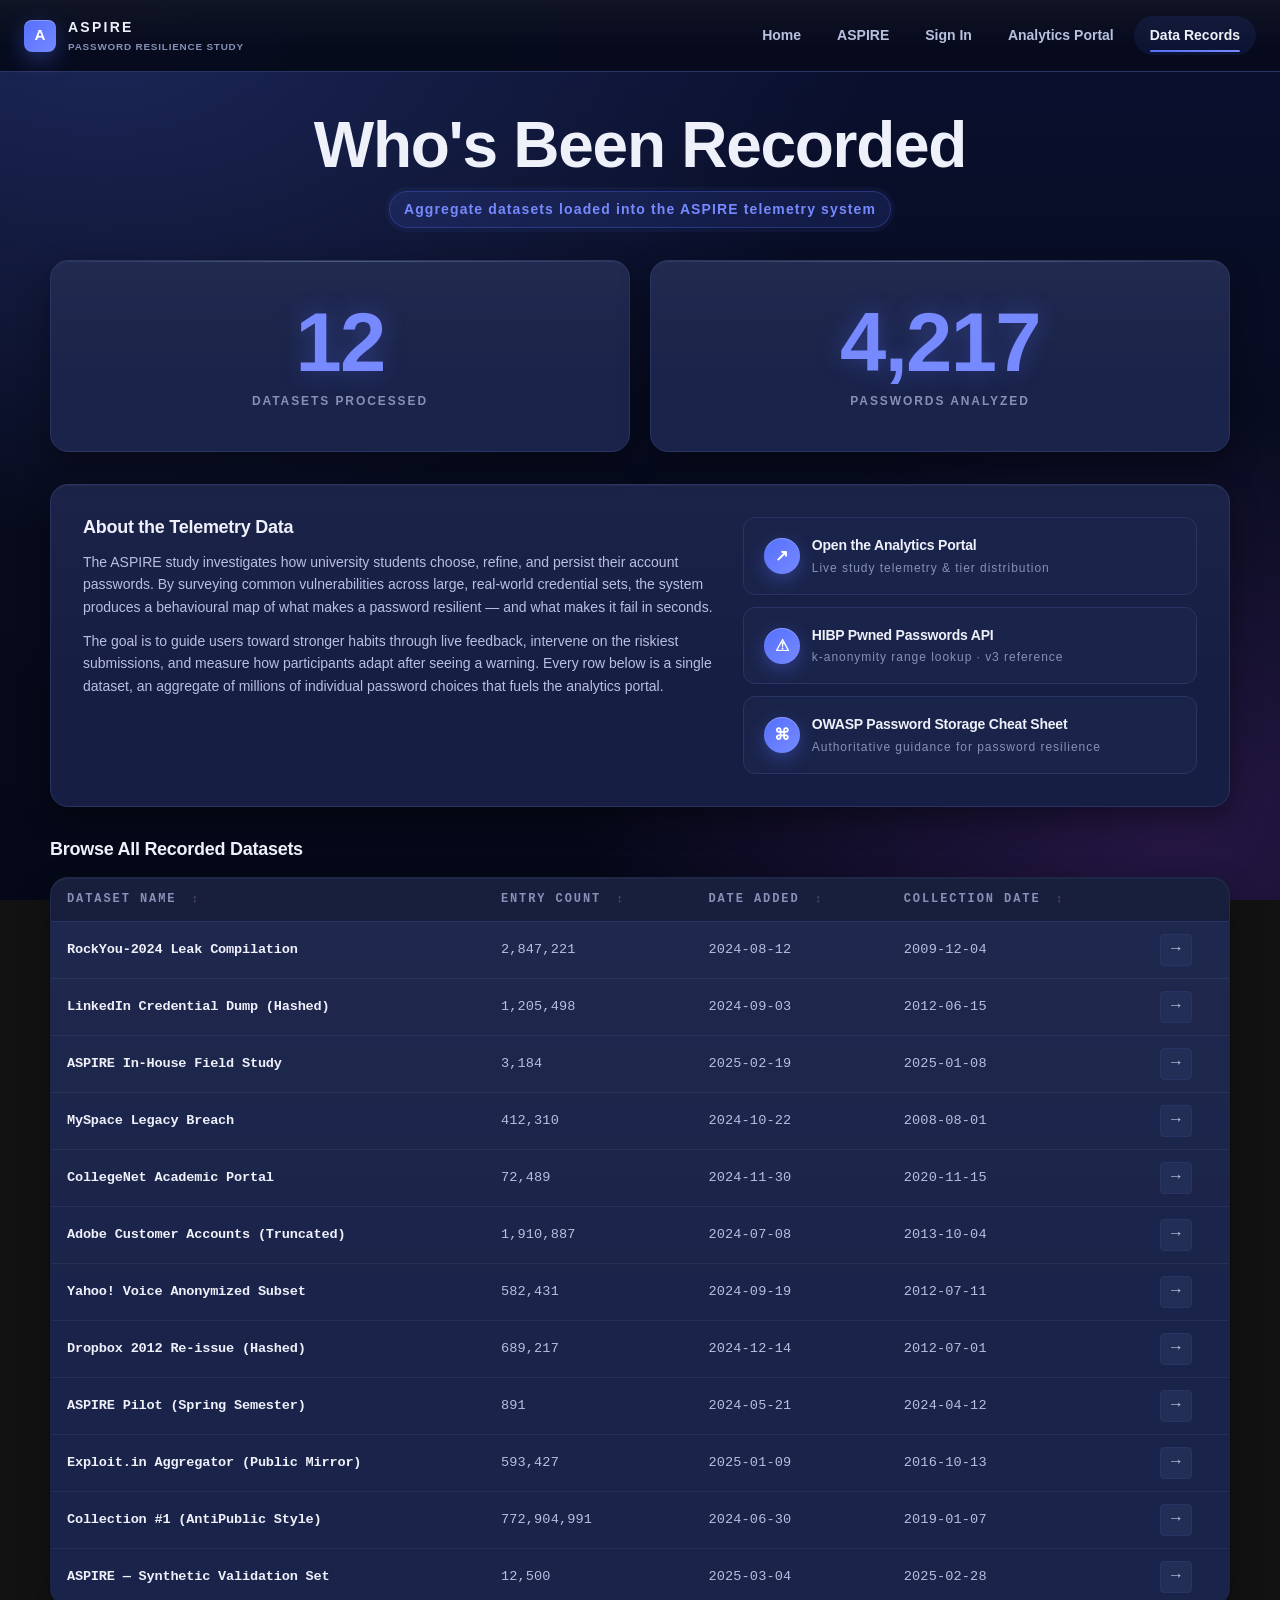
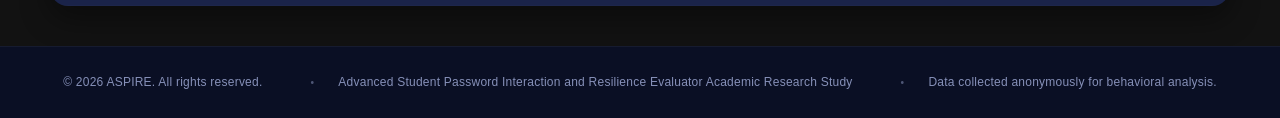
<file: records.html>
<!DOCTYPE html>
<html lang="en">
<head>
  <meta charset="UTF-8" />
  <meta name="viewport" content="width=device-width, initial-scale=1.0" />
  <meta name="description" content="ASPIRE — Who's Been Recorded: the aggregate dataset directory powering the Password Resilience Study." />
  <title>Who's Been Recorded — ASPIRE</title>
  <link rel="stylesheet" href="style.css" />
  <link rel="icon" type="image/svg+xml"
        href="data:image/svg+xml;utf8,<svg xmlns='http://www.w3.org/2000/svg' viewBox='0 0 64 64'><defs><linearGradient id='g' x1='0' x2='1' y1='0' y2='1'><stop offset='0' stop-color='%235570ff'/><stop offset='1' stop-color='%237689ff'/></linearGradient></defs><rect width='64' height='64' rx='14' fill='url(%23g)'/><text x='32' y='42' text-anchor='middle' font-family='-apple-system,Segoe UI,Roboto,sans-serif' font-weight='800' font-size='34' fill='white'>A</text></svg>" />
</head>
<body class="has-global-header has-global-footer">

  <!-- ============================================================
       GLOBAL NAVIGATION HEADER
       Reused across every ASPIRE page so participants and
       researchers always know where they are.  The page background
       is offset by 64px (see .has-global-header in style.css).
       ============================================================ -->
  <header class="global-header" role="banner">
    <a class="gh-brand" href="index.html" aria-label="ASPIRE — back to hub">
      <span class="logo" aria-hidden="true">A</span>
      <span class="gh-brand-text">
        ASPIRE
        <small>Password Resilience Study</small>
      </span>
    </a>
    <nav class="desktop-nav" aria-label="Primary">
      <a href="index.html">Home</a>
      <a href="registration.html">ASPIRE</a>
      <a href="sign.html">Sign In</a>
      <a href="portal.html">Analytics Portal</a>
      <a href="records.html" class="active" aria-current="page">Data Records</a>
    </nav>
    <div class="nav-actions">
      <input class="mobile-nav-toggle" id="mobile-nav-toggle-records" type="checkbox" />
      <label class="mobile-nav-trigger" for="mobile-nav-toggle-records" aria-label="Toggle navigation menu">
        <span aria-hidden="true"></span>
      </label>
      <label class="mobile-nav-backdrop" for="mobile-nav-toggle-records" aria-hidden="true"></label>
      <nav class="mobile-nav-drawer" aria-label="Primary">
        <label class="mobile-nav-close" for="mobile-nav-toggle-records" aria-label="Close navigation">×</label>
        <a href="index.html">Home</a>
        <a href="registration.html">ASPIRE</a>
        <a href="sign.html">Sign In</a>
        <a href="portal.html">Analytics Portal</a>
        <a href="records.html" class="active" aria-current="page">Data Records</a>
      </nav>
    </div>
  </header>

  <!-- ============================================================
       RECORDS LEDGER — main content canvas
       The .records-page wrapper is offset for the fixed header
       and the global footer.  Each section is documented in the
       §1–§4 brief in the user request.
       ============================================================ -->
  <main class="records-page">

    <!-- §1 — Title canvas -->
    <section class="records-title" aria-labelledby="records-title-h1">
      <h1 id="records-title-h1">Who's Been Recorded</h1>
      <span class="records-sub">
        Aggregate datasets loaded into the ASPIRE telemetry system
      </span>
    </section>

    <!-- §2 — Macro telemetry cards (KPIs) -->
    <section class="records-macro" aria-label="Macro telemetry">
      <div class="macro-card">
        <div class="macro-value" id="kpiDatasets">12</div>
        <div class="macro-label">Datasets processed</div>
      </div>
      <div class="macro-card">
        <div class="macro-value" id="kpiAccounts">4,217</div>
        <div class="macro-label">Passwords analyzed</div>
      </div>
    </section>

    <!-- §3 — Context and guidance container -->
    <section class="records-context" aria-labelledby="records-context-h2">
      <div class="records-context-text">
        <h2 id="records-context-h2">About the Telemetry Data</h2>
        <p>
          The ASPIRE study investigates how university students choose,
          refine, and persist their account passwords.  By surveying
          common vulnerabilities across large, real-world credential
          sets, the system produces a behavioural map of what makes a
          password resilient — and what makes it fail in seconds.
        </p>
        <p>
          The goal is to guide users toward stronger habits through
          live feedback, intervene on the riskiest submissions, and
          measure how participants adapt after seeing a warning.  Every
          row below is a single dataset, an aggregate of millions of
          individual password choices that fuels the analytics portal.
        </p>
      </div>

      <div class="records-actions" aria-label="Related resources">
        <a class="records-action" href="portal.html">
          <span class="records-action-icon" aria-hidden="true">↗</span>
          <span class="records-action-text">
            <span class="records-action-k">Open the Analytics Portal</span>
            <span class="records-action-v">Live study telemetry &amp; tier distribution</span>
          </span>
        </a>
        <a class="records-action" href="https://haveibeenpwned.com/API/v3" target="_blank" rel="noopener">
          <span class="records-action-icon" aria-hidden="true">⚠</span>
          <span class="records-action-text">
            <span class="records-action-k">HIBP Pwned Passwords API</span>
            <span class="records-action-v">k-anonymity range lookup · v3 reference</span>
          </span>
        </a>
        <a class="records-action" href="https://owasp.org/www-project-cheat-sheets/" target="_blank" rel="noopener">
          <span class="records-action-icon" aria-hidden="true">⌘</span>
          <span class="records-action-text">
            <span class="records-action-k">OWASP Password Storage Cheat Sheet</span>
            <span class="records-action-v">Authoritative guidance for password resilience</span>
          </span>
        </a>
      </div>
    </section>

    <!-- §4 — Aggregate data grid -->
    <section class="records-grid-section" aria-labelledby="records-grid-h2">
      <h2 id="records-grid-h2">Browse All Recorded Datasets</h2>

      <div class="records-mobile-cards" id="recordsMobileCards" aria-live="polite"></div>

      <table class="records-table" id="recordsTable">
        <thead>
          <tr>
            <th data-sort-key="name" data-sort="none" scope="col">
              Dataset Name
              <span class="sort-arrow" aria-hidden="true">↕</span>
            </th>
            <th data-sort-key="count" data-sort="none" scope="col">
              Entry Count
              <span class="sort-arrow" aria-hidden="true">↕</span>
            </th>
            <th data-sort-key="added" data-sort="none" scope="col">
              Date Added
              <span class="sort-arrow" aria-hidden="true">↕</span>
            </th>
            <th data-sort-key="collected" data-sort="none" scope="col">
              Collection Date
              <span class="sort-arrow" aria-hidden="true">↕</span>
            </th>
            <th scope="col" class="col-action-label">
              <span class="sr-only">Action</span>
            </th>
          </tr>
        </thead>
        <tbody id="recordsBody">
          <!-- Populated by the script below.  Static rows ship as a
               fallback for browsers with JavaScript disabled. -->
          <tr>
            <td class="col-name">RockYou-2024 Leak Compilation</td>
            <td class="col-count">2,847,221</td>
            <td class="col-date">2024-08-12</td>
            <td class="col-date">2009-12-04</td>
            <td><a class="row-arrow" href="portal.html" aria-label="Open RockYou-2024 details">→</a></td>
          </tr>
          <tr>
            <td class="col-name">LinkedIn Credential Dump (Hashed)</td>
            <td class="col-count">1,205,498</td>
            <td class="col-date">2024-09-03</td>
            <td class="col-date">2012-06-15</td>
            <td><a class="row-arrow" href="portal.html" aria-label="Open LinkedIn details">→</a></td>
          </tr>
          <tr>
            <td class="col-name">ASPIRE In-House Field Study</td>
            <td class="col-count">3,184</td>
            <td class="col-date">2025-02-19</td>
            <td class="col-date">2025-01-08</td>
            <td><a class="row-arrow" href="portal.html" aria-label="Open Field Study details">→</a></td>
          </tr>
          <tr>
            <td class="col-name">MySpace Legacy Breach</td>
            <td class="col-count">412,310</td>
            <td class="col-date">2024-10-22</td>
            <td class="col-date">2008-08-01</td>
            <td><a class="row-arrow" href="portal.html" aria-label="Open MySpace details">→</a></td>
          </tr>
          <tr>
            <td class="col-name">CollegeNet Academic Portal</td>
            <td class="col-count">72,489</td>
            <td class="col-date">2024-11-30</td>
            <td class="col-date">2020-11-15</td>
            <td><a class="row-arrow" href="portal.html" aria-label="Open CollegeNet details">→</a></td>
          </tr>
          <tr>
            <td class="col-name">Adobe Customer Accounts (Truncated)</td>
            <td class="col-count">1,910,887</td>
            <td class="col-date">2024-07-08</td>
            <td class="col-date">2013-10-04</td>
            <td><a class="row-arrow" href="portal.html" aria-label="Open Adobe details">→</a></td>
          </tr>
          <tr>
            <td class="col-name">Yahoo! Voice Anonymized Subset</td>
            <td class="col-count">582,431</td>
            <td class="col-date">2024-09-19</td>
            <td class="col-date">2012-07-11</td>
            <td><a class="row-arrow" href="portal.html" aria-label="Open Yahoo Voice details">→</a></td>
          </tr>
          <tr>
            <td class="col-name">Dropbox 2012 Re-issue (Hashed)</td>
            <td class="col-count">689,217</td>
            <td class="col-date">2024-12-14</td>
            <td class="col-date">2012-07-01</td>
            <td><a class="row-arrow" href="portal.html" aria-label="Open Dropbox details">→</a></td>
          </tr>
          <tr>
            <td class="col-name">ASPIRE Pilot (Spring Semester)</td>
            <td class="col-count">891</td>
            <td class="col-date">2024-05-21</td>
            <td class="col-date">2024-04-12</td>
            <td><a class="row-arrow" href="portal.html" aria-label="Open ASPIRE Pilot details">→</a></td>
          </tr>
          <tr>
            <td class="col-name">Exploit.in Aggregator (Public Mirror)</td>
            <td class="col-count">593,427</td>
            <td class="col-date">2025-01-09</td>
            <td class="col-date">2016-10-13</td>
            <td><a class="row-arrow" href="portal.html" aria-label="Open Exploit.in details">→</a></td>
          </tr>
          <tr>
            <td class="col-name">Collection #1 (AntiPublic Style)</td>
            <td class="col-count">772,904,991</td>
            <td class="col-date">2024-06-30</td>
            <td class="col-date">2019-01-07</td>
            <td><a class="row-arrow" href="portal.html" aria-label="Open Collection #1 details">→</a></td>
          </tr>
          <tr>
            <td class="col-name">ASPIRE — Synthetic Validation Set</td>
            <td class="col-count">12,500</td>
            <td class="col-date">2025-03-04</td>
            <td class="col-date">2025-02-28</td>
            <td><a class="row-arrow" href="portal.html" aria-label="Open Synthetic Validation details">→</a></td>
          </tr>
        </tbody>
      </table>
    </section>

  </main>

  <!-- ============================================================
       GLOBAL FOOTER ANCHOR
       Solid, opaque charcoal block with copyright attribution.
       Mirrors the global-header chrome on every page.
       ============================================================ -->
  <footer class="global-footer" role="contentinfo">
    <div class="gf-inner">
      <span class="gf-block gf-left">&copy; 2026 ASPIRE. All rights reserved.</span>
      <span class="gf-block gf-center">Advanced Student Password Interaction and Resilience Evaluator Academic Research Study</span>
      <span class="gf-block gf-right">Data collected anonymously for behavioral analysis.</span>
    </div>
  </footer>

  <script>
  (function () {
    'use strict';

    // ===========================================================
    // SORTABLE TABLE
    //   Click a column header to toggle asc/desc/none.  We sort
    //   in place so the table never reflows.  Date columns are
    //   parsed as ISO so string comparison works.
    // ===========================================================
    const SORT_KEYS = {
      name:      (r) => r.name.toLowerCase(),
      count:     (r) => r.count,
      added:     (r) => new Date(r.added).getTime(),
      collected: (r) => new Date(r.collected).getTime()
    };
    const recordsMobileCards = document.getElementById('recordsMobileCards');
    const COLUMNS = ['name', 'count', 'added', 'collected'];

    let sortKey = null;
    let sortDir = 'none';        // 'asc' | 'desc' | 'none'
    let lastDir = 'asc';         // remembers the last non-none dir per column

    function escapeHtml(str) {
      return String(str ?? '')
        .replace(/&/g, '&amp;')
        .replace(/</g, '&lt;')
        .replace(/>/g, '&gt;')
        .replace(/"/g, '&quot;')
        .replace(/'/g, '&#39;');
    }

    function parseRow(tr) {
      const cells = tr.querySelectorAll('td');
      return {
        name:      cells[0].textContent.trim(),
        count:     parseInt(cells[1].textContent.replace(/,/g, ''), 10),
        added:     cells[2].textContent.trim(),
        collected: cells[3].textContent.trim(),
        actionHtml: cells[4].innerHTML,
        _tr:       tr
      };
    }

    function renderMobileCards() {
      if (!recordsMobileCards) return;
      const tbody = document.getElementById('recordsBody');
      if (!tbody) return;
      const rows = Array.from(tbody.querySelectorAll('tr')).map(parseRow);
      recordsMobileCards.innerHTML = rows.map((row) => `
        <article class="record-card">
          <details>
            <summary>
              <div class="record-card-title">
                <strong>${escapeHtml(row.name)}</strong>
                <span>${row.count.toLocaleString()} entries</span>
              </div>
              <span class="record-card-toggle">Details</span>
            </summary>
            <div class="record-card-details">
              <div class="record-card-detail"><span>Added</span><strong>${escapeHtml(row.added)}</strong></div>
              <div class="record-card-detail"><span>Collected</span><strong>${escapeHtml(row.collected)}</strong></div>
              <div class="record-card-detail"><span>Entries</span><strong>${row.count.toLocaleString()}</strong></div>
              <div class="record-card-actions">${row.actionHtml}</div>
            </div>
          </details>
        </article>
      `).join('');
    }

    function applySort() {
      const tbody = document.getElementById('recordsBody');
      if (!tbody) return;
      const rows = Array.from(tbody.querySelectorAll('tr')).map(parseRow);

      // Reset header arrows
      document.querySelectorAll('.records-table thead th').forEach(th => {
        if (th.dataset.sortKey) th.dataset.sort = 'none';
      });

      if (sortDir === 'none' || !sortKey) return;

      const key = SORT_KEYS[sortKey];
      rows.sort((a, b) => {
        const av = key(a), bv = key(b);
        if (av < bv) return sortDir === 'asc' ? -1 : 1;
        if (av > bv) return sortDir === 'asc' ?  1 : -1;
        return 0;
      });

      // Re-attach rows in new order
      const frag = document.createDocumentFragment();
      rows.forEach(r => frag.appendChild(r._tr));
      tbody.appendChild(frag);
      renderMobileCards();

      // Update active header arrow
      const activeTh = document.querySelector(
        '.records-table thead th[data-sort-key="' + sortKey + '"]'
      );
      if (activeTh) activeTh.dataset.sort = sortDir;
    }

    document.querySelectorAll('.records-table thead th[data-sort-key]')
      .forEach(th => {
        th.addEventListener('click', () => {
          const k = th.dataset.sortKey;
          if (sortKey !== k) { sortKey = k; sortDir = 'asc'; }
          else if (sortDir === 'asc')      { sortDir = 'desc'; }
          else if (sortDir === 'desc')     { sortDir = 'none'; }
          else                             { sortDir = 'asc'; }
          applySort();
        });
      });

    renderMobileCards();
  })();
  </script>
</body>
</html>
</file>
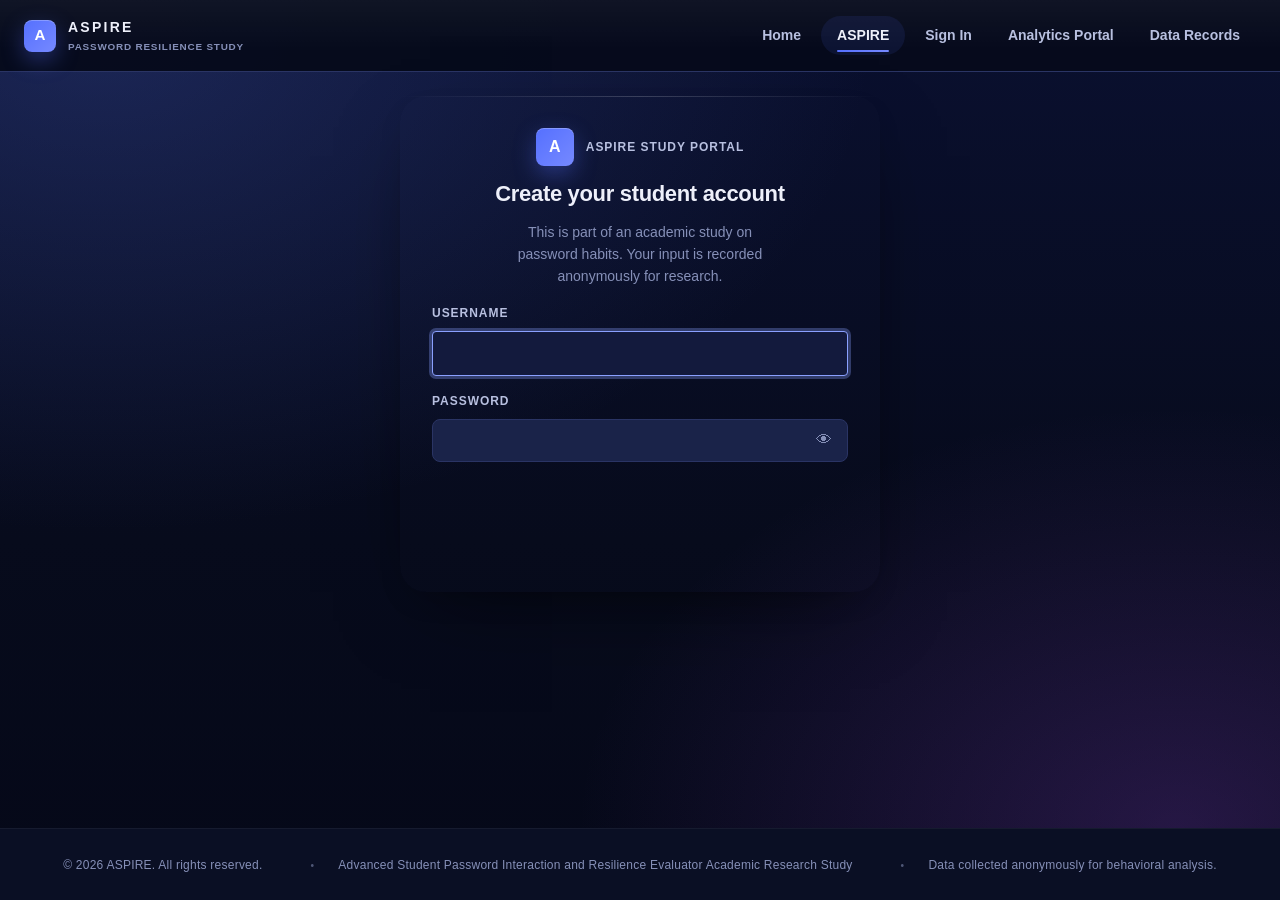
<file: registration.html>
<!DOCTYPE html>
<html lang="en">
<head>
  <meta charset="UTF-8" />
  <meta name="viewport" content="width=device-width, initial-scale=1.0" />
  <title>Create Your Account — ASPIRE Study</title>
  <link rel="stylesheet" href="style.css" />
</head>
<body class="has-global-header has-global-footer">
  <header class="global-header" role="banner">
    <a class="gh-brand" href="index.html" aria-label="ASPIRE — back to hub">
      <span class="logo" aria-hidden="true">A</span>
      <span class="gh-brand-text">
        ASPIRE
        <small>Password Resilience Study</small>
      </span>
    </a>
    <nav class="desktop-nav" aria-label="Primary">
      <a href="index.html">Home</a>
      <a href="registration.html" class="active" aria-current="page">ASPIRE</a>
      <a href="sign.html">Sign In</a>
      <a href="portal.html">Analytics Portal</a>
      <a href="records.html">Data Records</a>
    </nav>
    <div class="nav-actions">
      <input class="mobile-nav-toggle" id="mobile-nav-toggle-registration" type="checkbox" />
      <label class="mobile-nav-trigger" for="mobile-nav-toggle-registration" aria-label="Toggle navigation menu">
        <span aria-hidden="true"></span>
      </label>
      <label class="mobile-nav-backdrop" for="mobile-nav-toggle-registration" aria-hidden="true"></label>
      <nav class="mobile-nav-drawer" aria-label="Primary">
        <label class="mobile-nav-close" for="mobile-nav-toggle-registration" aria-label="Close navigation">×</label>
        <a href="index.html">Home</a>
        <a href="registration.html" class="active" aria-current="page">ASPIRE</a>
        <a href="sign.html">Sign In</a>
        <a href="portal.html">Analytics Portal</a>
        <a href="records.html">Data Records</a>
      </nav>
    </div>
  </header>

  <main>
    <section class="card" aria-labelledby="form-title">
      <div class="brand">
        <div class="logo" aria-hidden="true">A</div>
        <span>ASPIRE Study Portal</span>
      </div>

      <h1 id="form-title">Create your student account</h1>
      <p class="subtitle">
        This is part of an academic study on password habits. Your input is recorded anonymously for research.
      </p>

      <form id="signupForm" novalidate autocomplete="off">
        <!-- =====================================================
             CREDENTIALS — anonymous study form
             Only the username and password remain visible so the
             experience stays aligned with the privacy disclaimer.
             ===================================================== -->
        <div class="field">
          <label for="username">Username</label>
          <input type="text" id="username" name="username" autocomplete="username" autofocus />
        </div>

        <div class="field">
          <label for="password">Password</label>
          <div class="input-wrap">
            <input
              type="password"
              id="password"
              name="password"
              autocomplete="new-password"
              aria-describedby="helper-text"
              required
            />
            <button
              type="button"
              class="toggle-visibility"
              id="toggleVisibility"
              aria-label="Show password"
              aria-pressed="false"
            >
              <span aria-hidden="true">👁</span>
            </button>
          </div>
        </div>

        <!-- =====================================================
             TELEMETRY CHAMBER — hidden until password interaction.
             Analytical engine opens in its own independent block.
             ===================================================== -->
        <div class="telemetry-chamber" aria-live="polite" aria-atomic="false">
          <div class="telemetry" aria-live="polite" aria-atomic="false">

          <!-- §3 -- Basic Properties -->
          <div class="telemetry-section telemetry-basic" data-section="basic" data-open="false">
            <h4>Basic properties</h4>

            <div class="telemetry-basic-grid">
              <div class="telemetry-basic-left">
                <div class="telemetry-row">
                  <div class="telemetry-metric">
                    <span>Strength rating</span>
                    <span class="v" id="tlmStrength">—</span>
                  </div>
                  <div class="telemetry-track" id="tlmStrengthBar"><div class="fill"></div></div>
                </div>

                <div class="telemetry-row">
                  <div class="telemetry-metric">
                    <span>String length</span>
                    <span class="v" id="tlmLength">0</span>
                  </div>
                  <div class="telemetry-track length" id="tlmLengthBar"><div class="fill"></div></div>
                </div>
              </div>

              <div class="telemetry-basic-right">
                <div class="telemetry-row">
                  <div class="telemetry-metric">
                    <span>Information entropy</span>
                    <span class="v" id="tlmEntropy">0.00 bits</span>
                  </div>
                  <div class="telemetry-track" id="tlmEntropyBar"><div class="fill"></div></div>
                </div>

                <div class="diversity" id="tlmDiversity" aria-label="Character class presence">
                  <span class="pill" data-key="lower"><span class="dot"></span>a–z</span>
                  <span class="pill" data-key="upper"><span class="dot"></span>A–Z</span>
                  <span class="pill" data-key="digit"><span class="dot"></span>0–9</span>
                  <span class="pill" data-key="special"><span class="dot"></span>!@#</span>
                </div>
              </div>
            </div>
          </div>

          <!-- §4 -- Conditional Warning Engine -->
          <div class="telemetry-section telemetry-alerts" data-section="alerts" data-open="false">
            <h4>Conditional alerts</h4>

            <!-- =====================================================
                 COMPROMISED CREDENTIAL TRACKER
                 Have I Been Pwned (HIBP) k-Anonymity Module
                 -----------------------------------------------------
                 Sits at the very top of the Conditional Alerts
                 container because a compromised password overrides
                 every other structural strength.  It acts as the
                 primary gatekeeper before the user even looks at
                 character diversity or brute-force timelines.

                 The plain text is NEVER sent to the network.  The
                 client computes the SHA-1 locally, transmits only
                 the first 5 hex characters, and matches the full
                 hash against the returned suffix list in-browser.
                 ===================================================== -->
            <div class="breach" id="tlmBreach" data-state="idle" role="status" aria-live="polite">
              <span class="breach-icon" aria-hidden="true">
                <!-- Emerald shield used in the secure state.  The
                     compromised state replaces it via CSS ::before
                     so the swap is a single class change. -->
                <svg viewBox="0 0 24 24" width="20" height="20" fill="none"
                     stroke="currentColor" stroke-width="2" stroke-linecap="round"
                     stroke-linejoin="round">
                  <path d="M12 2 L4 5 V11 C4 16 8 20 12 22 C16 20 20 16 20 11 V5 Z"/>
                  <path d="M9 12 L11 14 L15 10"/>
                </svg>
              </span>
              <div class="breach-body">
                <div class="breach-headline" id="tlmBreachHeadline">
                  Awaiting password input
                </div>
                <div class="breach-sub" id="tlmBreachSub">
                  Checking a global breach database for known exposures.
                </div>
              </div>
            </div>

            <!-- Pattern-scanner warnings stay below the breach module
                 so the eye is led through the gatekeeper first. -->
            <div class="warnings" id="tlmWarnings" role="status">
              <ul id="tlmWarningList"></ul>
            </div>
          </div>

          <!-- §5 -- Cyber Attack Simulation -->
          <div class="telemetry-simulation" data-open="false">
            <h4>Cyber attack simulation</h4>
            <div class="telemetry-simulation-grid">
              <div class="telemetry-simulation-column">
                <div class="threats">
                  <div class="threat-group">
                    <div class="group-title">Brute force attack <small>raw combinations ÷ throughput</small></div>
                    <div class="threat-row">
                      <span class="name">Desktop PC</span>
                      <div class="threat-track"><div class="fill" id="tlmBfDesktopFill"></div></div>
                      <span class="time" id="tlmBfDesktopTime">—</span>
                    </div>
                    <div class="threat-row">
                      <span class="name">Discrete GPU</span>
                      <div class="threat-track"><div class="fill" id="tlmBfGpuFill"></div></div>
                      <span class="time" id="tlmBfGpuTime">—</span>
                    </div>
                    <div class="threat-row">
                      <span class="name">GPU farm cluster</span>
                      <div class="threat-track"><div class="fill" id="tlmBfFarmFill"></div></div>
                      <span class="time" id="tlmBfFarmTime">—</span>
                    </div>
                  </div>
                </div>
              </div>

              <div class="telemetry-simulation-column">
                <div class="threats">
                  <div class="threat-group">
                    <div class="group-title">Optimized dictionary attack <small>search space ÷ 10⁴</small></div>
                    <div class="threat-row">
                      <span class="name">Desktop PC</span>
                      <div class="threat-track"><div class="fill" id="tlmOaDesktopFill"></div></div>
                      <span class="time" id="tlmOaDesktopTime">—</span>
                    </div>
                    <div class="threat-row">
                      <span class="name">Discrete GPU</span>
                      <div class="threat-track"><div class="fill" id="tlmOaGpuFill"></div></div>
                      <span class="time" id="tlmOaGpuTime">—</span>
                    </div>
                    <div class="threat-row">
                      <span class="name">GPU farm cluster</span>
                      <div class="threat-track"><div class="fill" id="tlmOaFarmFill"></div></div>
                      <span class="time" id="tlmOaFarmTime">—</span>
                    </div>
                  </div>
                </div>
              </div>
            </div>
          </div>
        </div>
      </div>

        <!-- =====================================================
             CHECKLIST + HELPER + SUBMIT — static flow
             These elements follow the telemetry chamber in
             normal document flow.  Nothing is pinned, nothing
             is sticky.  The page itself scrolls when needed.
             ===================================================== -->
        <div class="validation-panel">
          <!-- Checklist -->
          <ul class="checklist" id="checklist" aria-label="Password requirements">
          <li data-rule="length"><span class="icon" aria-hidden="true">·</span> 12+ characters</li>
          <li data-rule="upper"><span class="icon" aria-hidden="true">·</span> Uppercase letter</li>
          <li data-rule="lower"><span class="icon" aria-hidden="true">·</span> Lowercase letter</li>
          <li data-rule="number"><span class="icon" aria-hidden="true">·</span> A number</li>
          <li data-rule="special"><span class="icon" aria-hidden="true">·</span> Special character</li>
          <li data-rule="sequence"><span class="icon" aria-hidden="true">·</span> No sequences</li>
        </ul>

        <!-- Helper text -->
        <div class="helper" id="helper-text" role="status" aria-live="polite">
          Start typing to see feedback.
        </div>

          <button type="submit" class="submit-btn" id="submitBtn" disabled>
            Create account
          </button>

          <p class="footnote">
            By continuing, you consent to participate in this anonymous password research study.
          </p>
        </div>
      </form>
    </section>
  </main>

  <!-- =====================================================
       INTERVENTION MODAL
       The "friction point" — appears when the user tries to
       submit a vulnerable password and forces an active choice.
       ===================================================== -->
  <div class="modal-backdrop" id="modal" role="dialog" aria-modal="true"
       aria-labelledby="modal-title" aria-describedby="modal-desc">
    <div class="modal">
      <h2 id="modal-title">
        <span class="warn-icon" aria-hidden="true">!</span>
        <span id="modalTitleText">This password is at risk</span>
      </h2>
      <p id="modal-desc">
        Your password would be vulnerable to common attacks. We strongly recommend using one of
        the strong alternatives below — they were generated locally and never leave your browser.
      </p>

      <div class="suggestions">
        <h3>Suggested strong passwords</h3>
        <ul class="suggestion-list" id="suggestionList"></ul>
      </div>

      <div class="modal-actions">
        <button type="button" class="btn-secondary" id="modalProceed">
          I understand the risk — use this password anyway
        </button>
        <button type="button" class="btn-primary" id="modalImprove">
          Improve my password
        </button>
      </div>
    </div>
  </div>

  <div class="toast" id="toast" role="status" aria-live="polite"></div>

  <footer class="global-footer" role="contentinfo">
    <div class="gf-inner">
      <span class="gf-block gf-left">&copy; 2026 ASPIRE. All rights reserved.</span>
      <span class="gf-block gf-center">Advanced Student Password Interaction and Resilience Evaluator Academic Research Study</span>
      <span class="gf-block gf-right">Data collected anonymously for behavioral analysis.</span>
    </div>
  </footer>

  <script>
  (function () {
    'use strict';

    // ===========================================================
    // UTILITIES
    // ===========================================================
    function debounce(fn, wait) {
      let timerId = null;
      return function debounced(...args) {
        clearTimeout(timerId);
        timerId = setTimeout(() => fn.apply(this, args), wait);
      };
    }

    // ===========================================================
    // CONFIG
    // ===========================================================
    const STORAGE_KEY     = 'aspire_submissions';
    const RESILIENCE_KEY  = 'aspire_resilience';
    const TIERS = ['weak', 'fair', 'good', 'strong'];

    const COMMON_PASSWORDS = new Set([
      'password', 'password1', 'password123', '12345678', '123456789',
      'qwerty', 'qwerty123', 'letmein', 'welcome', 'admin', 'iloveyou',
      'princess', 'monkey', 'dragon', 'sunshine', 'master', 'football',
      'shadow', 'ashley', 'bailey', 'passw0rd', 'abc123', '111111',
      '000000', '654321', 'superman', 'batman'
    ]);

    // ===========================================================
    // COMPROMISED CREDENTIAL TRACKER — HIBP k-Anonymity Engine
    //   • The plain text is NEVER sent over the network.
    //   • The client computes the SHA-1 hash locally and sends
    //     only the first 5 hex characters to the range API.
    //   • The full hash is matched against the returned suffix
    //     list entirely in-browser.
    //   • If the API is unreachable (CORS, offline, blocked), the
    //     system falls back to the local COMMON_PASSWORDS set so
    //     the user still receives actionable feedback.
    // ===========================================================
    const HIBP_RANGE_API = 'https://api.pwnedpasswords.com/range/';

    // Pure-JS SHA-1 (RFC 3174).  SubtleCrypto is unavailable
    // when the page is served from file://, so we ship a fallback
    // implementation that is fast enough for a 1–100 char input.
    function sha1Hex(input) {
      // ---- SubtleCrypto path (preferred, secure contexts) ----
      if (typeof crypto !== 'undefined' && crypto.subtle) {
        return crypto.subtle.digest('SHA-1', new TextEncoder().encode(input))
          .then(buf => Array.from(new Uint8Array(buf))
            .map(b => b.toString(16).padStart(2, '0')).join('')
            .toUpperCase());
      }
      // ---- Fallback path (file://, no subtle) ----------------
      return Promise.resolve(sha1Fallback(input));
    }
    function sha1Fallback(msg) {
      // Convert to UTF-8 bytes manually
      const utf8 = unescape(encodeURIComponent(msg));
      const bytes = new Array(utf8.length);
      for (let i = 0; i < utf8.length; i++) bytes[i] = utf8.charCodeAt(i);

      // Pre-processing: append 0x80, pad to 64-byte block
      const ml = bytes.length * 8;
      bytes.push(0x80);
      while (bytes.length % 64 !== 56) bytes.push(0);
      for (let i = 7; i >= 0; i--) bytes.push((ml >>> (i * 8)) & 0xff);

      let h0 = 0x67452301, h1 = 0xEFCDAB89, h2 = 0x98BADCFE,
          h3 = 0x10325476, h4 = 0xC3D2E1F0;

      for (let chunk = 0; chunk < bytes.length; chunk += 64) {
        const w = new Array(80);
        for (let i = 0; i < 16; i++) {
          w[i] = (bytes[chunk + i*4]     << 24) |
                 (bytes[chunk + i*4 + 1] << 16) |
                 (bytes[chunk + i*4 + 2] << 8)  |
                 (bytes[chunk + i*4 + 3]);
        }
        for (let i = 16; i < 80; i++) {
          const v = w[i-3] ^ w[i-8] ^ w[i-14] ^ w[i-16];
          w[i] = (v << 1) | (v >>> 31);
        }
        let a = h0, b = h1, c = h2, d = h3, e = h4;
        for (let i = 0; i < 80; i++) {
          let f, k;
          if (i < 20)      { f = (b & c) | ((~b) & d);        k = 0x5A827999; }
          else if (i < 40) { f = b ^ c ^ d;                   k = 0x6ED9EBA1; }
          else if (i < 60) { f = (b & c) | (b & d) | (c & d); k = 0x8F1BBCDC; }
          else             { f = b ^ c ^ d;                   k = 0xCA62C1D6; }
          const t = ((a << 5) | (a >>> 27)) + f + e + k + w[i];
          e = d; d = c; c = (b << 30) | (b >>> 2); b = a; a = t;
        }
        h0 = (h0 + a) | 0; h1 = (h1 + b) | 0; h2 = (h2 + c) | 0;
        h3 = (h3 + d) | 0; h4 = (h4 + e) | 0;
      }
      return [h0, h1, h2, h3, h4]
        .map(v => (v >>> 0).toString(16).padStart(8, '0'))
        .join('').toUpperCase();
    }

    // Look up the breach count for a given plain password using
    // the k-anonymity range API.  Returns the integer count, or
    // `null` if the API failed (the caller falls back to the
    // local common-passwords set in that case).
    async function hibpLookupCount(password) {
      const hash = await sha1Hex(password);
      const prefix = hash.slice(0, 5);
      const suffix = hash.slice(5).toUpperCase();
      const res = await fetch(HIBP_RANGE_API + prefix, {
        method: 'GET',
        // Add the breach-verification header recommended by HIBP.
        headers: { 'Add-Padding': 'true' }
      });
      if (!res.ok) return null;
      const text = await res.text();
      // HIBP returns one record per line:  "<SUFFIX>:<COUNT>"
      // (When Add-Padding is set, ~800 random padding lines are
      //  appended to obfuscate the real lookup; we still ignore
      //  non-matching suffixes exactly the same way.)
      for (const line of text.split('\n')) {
        const [s, c] = line.trim().split(':');
        if (s && s.toUpperCase() === suffix) {
          const n = parseInt(c, 10);
          return isNaN(n) ? null : n;
        }
      }
      return 0;  // hash prefix matched but suffix did not — clean
    }

    const SEQUENCES = [
      'abcdefghijklmnopqrstuvwxyz',
      '0123456789',
      'qwertyuiop',
      'asdfghjkl',
      'zxcvbnm'
    ];

    // ===========================================================
    // TELEMETRY MATH ENGINE
    //   -- Character pools for Shannon entropy base R
    //   -- Hardware throughput constants (hashes/sec)
    //   -- Optimized-attack divisor (dictionary reduction factor)
    // ===========================================================
    const TLM_POOLS = [
      { key: 'lower',   size: 26, test: p => /[a-z]/.test(p) },
      { key: 'upper',   size: 26, test: p => /[A-Z]/.test(p) },
      { key: 'digit',   size: 10, test: p => /[0-9]/.test(p) },
      { key: 'special', size: 33, test: p => /[!@#$%^&*()_+\-=\[\]{}|;':",./<>?]/.test(p) }
    ];
    const TLM_HARDWARE = {
      desktop: 1e9,   // 1 billion hashes/sec
      gpu:     1e12,  // 1 trillion
      farm:    1e15   // 1 quadrillion
    };
    const TLM_OPT_DIVISOR = 1e4;   // optimized attacks reduce search space 10⁴×

    function tlmEntropy(password) {
      const present = TLM_POOLS.filter(p => p.test(password));
      const R = present.reduce((s, p) => s + p.size, 0);
      const L = password.length;
      return {
        L, R,
        entropy: (L > 0 && R > 1) ? L * Math.log(R) / Math.LN2 : 0,
        present
      };
    }

    // ===========================================================
    // TIER MAP (100-Point Matrix)
    //   0–35   Weak        (crimson)
    //   36–65  Fair        (amber)
    //   66–85  Good        (mint)
    //   86–99  Strong      (green)
    //   100+   Very Strong (cyan / deep-green with active glow)
    // ===========================================================
    function tlmTier(scoreOrEntropy) {
      if (scoreOrEntropy < 36)  return { tier: 'weak',  label: 'Weak' };
      if (scoreOrEntropy < 66)  return { tier: 'fair',  label: 'Fair' };
      if (scoreOrEntropy < 86)  return { tier: 'good',  label: 'Good' };
      if (scoreOrEntropy < 100) return { tier: 'strong', label: 'Strong' };
      return                      { tier: 'ultra', label: 'Very Strong' };
    }

    // ===========================================================
    // PATTERN SCANNER (per §3 of the v2.0 brief)
    //   Returns an array of penalties to apply to the 100-pt score
    //   and an array of human-readable warnings for the alert panel.
    // ===========================================================
    const PATTERNS = {
      // Sequential ascending or descending runs of 4+ chars/numbers
      sequence: (pw) => {
        const seqs = [
          'abcdefghijklmnopqrstuvwxyz',
          '0123456789',
          'qwertyuiop',
          'asdfghjkl',
          'zxcvbnm'
        ];
        const lower = pw.toLowerCase();
        for (const seq of seqs) {
          for (let i = 0; i + 4 <= seq.length; i++) {
            const sub = seq.substring(i, i + 4);
            if (lower.includes(sub) || lower.includes(sub.split('').reverse().join(''))) {
              return true;
            }
          }
        }
        return false;
      },

      // Keyboard layout rows
      keyboard: (pw) => {
        const rows = ['qwertyuiop', 'asdfghjkl', 'zxcvbnm', '1234567890'];
        const lower = pw.toLowerCase();
        return rows.some(r =>
          lower.includes(r.substring(0, 4)) ||
          lower.includes(r.substring(0, 5)) ||
          lower.includes(r.split('').reverse().join('').substring(0, 4))
        );
      },

      // Repeated character blocks (3+ identical in a row)
      repetition: (pw) => /(.)\1{2,}/.test(pw),

      // Repeated two-character blocks ("abab", "1212")
      blockRepeat: (pw) => {
        for (let i = 0; i + 4 <= pw.length; i++) {
          const a = pw.substring(i, i + 2);
          if (pw.substring(i + 2, i + 4) === a) return true;
        }
        return false;
      },

      // Leet / predictable substitutions.  We only flag this when the
      // password is *primarily* leet-encoded (most vowels replaced
      // with symbols/digits).  A single @ or ! inside a normal
      // mixed password is fine.
      leetSubstitution: (pw) => {
        if (pw.length < 6) return false;
        const lower = pw.toLowerCase();
        const vowelish = (lower.match(/[aeiou]/g) || []).length;
        const leetish  = (lower.match(/[@!30\$]/g) || []).length;
        // More leet tokens than vowel tokens ⇒ predictable
        return leetish >= 3 && leetish > vowelish;
      },

      // Recognisable year patterns (1900-2099)
      yearPattern: (pw) => /\b(19[0-9]{2}|20[0-9]{2})\b/.test(pw),

      // Lazy symbol placement — single symbol appended/prepended
      // at the boundary of an otherwise alphanumeric body.
      lazySymbol: (pw) => {
        if (pw.length < 6) return false;
        const symEdge = (s) => /^[^!@#$%^&*()_+\-=\[\]{}|;':",./<>?]*[!@#$%^&*()_+\-=\[\]{}|;':",./<>?]$/.test(s)
                        || /^[!@#$%^&*()_+\-=\[\]{}|;':",./<>?][^!@#$%^&*()_+\-=\[\]{}|;':",./<>?]*$/.test(s);
        const symCount = (pw.match(/[!@#$%^&*()_+\-=\[\]{}|;':",./<>?]/g) || []).length;
        return symCount === 1 && symEdge(pw);
      }
    };

    function scanPatterns(pw) {
      const warnings = [];
      const penalties = [];          // each entry: { key, multiplier }

      if (!pw) return { warnings, penalties };

      // Sequence penalty — 80%
      if (PATTERNS.sequence(pw)) {
        penalties.push({ key: 'sequence', multiplier: 0.80 });
        warnings.push('Sequential characters detected (e.g. abc, 123, qwerty).');
      }
      // Keyboard layout penalty — 70%
      if (PATTERNS.keyboard(pw)) {
        penalties.push({ key: 'keyboard', multiplier: 0.70 });
        warnings.push('Keyboard layout pattern detected (e.g. qwerty, asdf).');
      }
      // Repetition penalty — 90%
      if (PATTERNS.repetition(pw) || PATTERNS.blockRepeat(pw)) {
        penalties.push({ key: 'repetition', multiplier: 0.90 });
        warnings.push('Repeated characters or blocks detected (e.g. aaa, abab).');
      }
      // Year / date context
      if (PATTERNS.yearPattern(pw)) {
        penalties.push({ key: 'year', multiplier: 0.85 });
        warnings.push('Recognisable year/date pattern detected (e.g. 1990, 2023).');
      }
      // Predictable leet substitution
      if (PATTERNS.leetSubstitution(pw)) {
        penalties.push({ key: 'leet', multiplier: 0.90 });
        warnings.push('Predictable leet substitutions detected (e.g. @ for a, 1 for i).');
      }
      // Lazy symbol placement
      if (PATTERNS.lazySymbol(pw)) {
        penalties.push({ key: 'lazySymbol', multiplier: 0.90 });
        warnings.push('Special character is only placed at the boundary — integrate symbols randomly.');
      }

      return { warnings, penalties };
    }

    function tlmCrackTime(password, hw, optimized) {
      if (!password) return { seconds: 0, fraction: 0 };
      const { R, L } = tlmEntropy(password);
      if (R <= 1 || L === 0) return { seconds: Infinity, fraction: 1 };

      // The combination count R^L overflows Number for typical
      // passwords (e.g. 95^14 ≈ 4.9e27 still fits; 95^20 ≈ 2.9e39
      // does not).  We work in log-space so we never lose precision
      // and never have to collapse to Infinity.
      //
      //   log10(combos) = L · log10(R)
      //   log10(seconds) = log10(combos) − log10(divisor)
      //   seconds        = 10 ^ log10(seconds)
      //
      // Even when the value itself exceeds Number.MAX_SAFE_INTEGER
      // we can still format it meaningfully because the formatter
      // reads magnitude, not absolute precision.

      const divisor = optimized
        ? TLM_HARDWARE[hw] * TLM_OPT_DIVISOR
        : TLM_HARDWARE[hw];

      const logCombos   = L * Math.log10(R);              // log10(R^L)
      const logDivisor  = Math.log10(divisor);
      const logSeconds  = logCombos - logDivisor;

      // When logSeconds is comfortably finite we return the actual
      // value.  Beyond ~1e308 the formatter shows "∞ years"; the
      // magnitude here is far beyond any practical threat.
      let seconds;
      if (logSeconds > 308) {
        // Use Number.MAX_VALUE × 10^k for visual magnitude — the
        // formatter will scale it to quadrillion+ years.
        seconds = Number.MAX_VALUE * Math.pow(10, logSeconds - 308);
        if (!isFinite(seconds)) seconds = Infinity;
      } else {
        seconds = Math.pow(10, logSeconds);
      }

      // Log-scaled fill so any non-zero crack time reads as > 0
      const fraction = seconds === 0 ? 0
                     : !isFinite(seconds) ? 1
                     : Math.min(1, Math.max(0, logSeconds) / 30);
      return { seconds, fraction };
    }

    // ===========================================================
    // TIME FORMATTER (per the v2.1 brief)
    //   Sub-year durations are formatted with the conventional unit
    //   (seconds, minutes, hours, days, months, years).
    //
    //   Beyond one year the formatter locks the suffix to "years"
    //   and uses a numerically-scaled prefix so the user always
    //   sees an exact, comparable figure:
    //
    //     500 years
    //     10 thousand years
    //      3 million years
    //     698 billion years
    //     35 trillion years
    //
    //   Terms like "decades", "centuries", and "millennia" are
    //   NEVER rendered — the suffix stays "years" and the scale
    //   multiplier grows instead.  This gives a direct, unambiguous
    //   measure of crack-time magnitude.
    // ===========================================================
    const SECONDS_PER_YEAR = 31536000;

    function tlmFormatDuration(seconds) {
      // --- Defensive bounds -----------------------------------
      if (seconds === null || seconds === undefined) return '—';
      if (seconds <= 0)        return '0 seconds';
      if (!isFinite(seconds))  return '∞ years';

      // --- Sub-year range -------------------------------------
      const units = [
        { s: 1,                       n: 'second' },
        { s: 60,                      n: 'minute' },
        { s: 3600,                    n: 'hour'   },
        { s: 86400,                   n: 'day'    },
        { s: 2592000,                 n: 'month'  },
        { s: SECONDS_PER_YEAR,       n: 'year'   }
      ];
      if (seconds < SECONDS_PER_YEAR) {
        let chosen = units[0];
        for (const u of units) if (seconds >= u.s) chosen = u;
        const value = seconds / chosen.s;
        const formatted = value < 10 ? value.toFixed(2)
                        : value < 100 ? value.toFixed(1)
                        : Math.round(value).toLocaleString();
        const label = Math.abs(value - 1) < 1e-9 ? chosen.n : chosen.n + 's';
        return `${formatted} ${label}`;
      }

      // --- Year-and-beyond range -----------------------------
      // The number of years can be enormous.  We round to TWO
      // significant figures so the display stays readable
      // (e.g. "698 billion years" rather than "698,491,283 years").
      // Scale tiers are stepped at 10³ boundaries.
      const years = seconds / SECONDS_PER_YEAR;

      // Scale ladder — each entry's `v` is the lower bound in years.
      const scales = [
        { v: 1e15, label: 'quadrillion' },
        { v: 1e12, label: 'trillion'    },
        { v: 1e9,  label: 'billion'     },
        { v: 1e6,  label: 'million'     },
        { v: 1e3,  label: 'thousand'    },
        { v: 0,    label: ''            }
      ];
      let chosen = scales[scales.length - 1];
      for (const s of scales) if (years >= s.v) { chosen = s; break; }

      let value, formatted;
      if (chosen.v === 0) {
        // Pure "years" with integer + 2-sig-fig rounding
        value = years;
        formatted = Math.round(value).toLocaleString();
        return `${formatted} years`;
      }

      value = years / chosen.v;            // scaled to the chosen tier
      // 2-significant-figure rounding
      if (value >= 100) formatted = Math.round(value).toLocaleString();
      else if (value >= 10) formatted = value.toFixed(1);
      else formatted = value.toFixed(2);

      const suffix = chosen.label ? `${chosen.label} years` : 'years';
      return `${formatted} ${suffix}`;
    }

    // ===========================================================
    // COMPROMISED CREDENTIAL TRACKER — render + query control
    //   Three render modes:
    //     idle         → no input yet
    //     secure       → HIBP confirmed zero known exposures
    //     compromised  → HIBP returned N > 0 known exposures
    //   Plus a fourth, quieter state used when the network is
    //   blocked — we still show the verdict, but the headline is
    //   the local common-password list fallback.
    // ===========================================================
    const breachFmt = new Intl.NumberFormat('en-US');

    function renderBreach() {
      if (!elsBreach) return;
      const { state, count } = breachResult;

      elsBreach.dataset.state = state;

      if (state === 'idle') {
        elsBreachHeadline.textContent = 'Awaiting password input';
        elsBreachSub.textContent = 'Checking a global breach database for known exposures.';
        return;
      }
      if (state === 'secure') {
        elsBreachHeadline.innerHTML =
          '<span class="breach-icon-inline" aria-hidden="true">🛡</span> ' +
          'Unique Password: 0 known data breaches';
        elsBreachSub.textContent = 'This exact string has not been seen in any leak indexed by the global breach database.';
        return;
      }
      if (state === 'compromised') {
        const n = breachFmt.format(count || 0);
        elsBreachHeadline.innerHTML =
          'CRITICAL WARNING: Password exposed ' +
          '<span class="breach-count">' + n + '</span>' +
          ' times in known data breaches';
        elsBreachSub.textContent =
          'This exact string is public and highly vulnerable. ' +
          'You must choose a completely different phrase.';
        // Re-render the helper text so the override directive
        // replaces the standard formatting advice immediately.
        try {
          const result = evaluate(input ? input.value : '');
          if (typeof render === 'function') render(result);
        } catch (_) { /* render not in scope yet during init */ }
        return;
      }
      if (state === 'unknown') {
        // Network failed but the password matched the local list
        elsBreachHeadline.innerHTML =
          '<span class="breach-icon-inline" aria-hidden="true">⚠</span> ' +
          'This password appears on the local common-password list';
        elsBreachSub.textContent = 'Live breach database is unreachable; verdict based on offline list only.';
        return;
      }
    }

    // Debounce so a single fast keystroke burst never fires
    // multiple HIBP requests.  The debounce window is 350ms.
    const breachQuery = debounce(async function (password) {
      if (!password) {
        breachResult = { password: null, count: null, state: 'idle', fetchedAt: Date.now() };
        renderBreach();
        return;
      }

      const seq = ++breachQuerySeq;     // capture this query's id

      // Optimistic secure state while we wait — if the user
      // continues typing, the stale response is discarded.
      breachResult = { password, count: 0, state: 'secure', fetchedAt: Date.now() };
      renderBreach();

      // Short passwords can never be a real breach concern, but
      // we still confirm with the API to keep the flow uniform.
      let count = null;
      try {
        count = await hibpLookupCount(password);
      } catch (_) {
        count = null;
      }
      if (seq !== breachQuerySeq) return;   // stale response

      if (count === null) {
        // Network failure.  If the local list flags it, surface that
        // as a quiet offline verdict.  Otherwise show the secure
        // state with a "data unavailable" subline.
        if (COMMON_PASSWORDS.has(password.toLowerCase())) {
          breachResult = { password, count: null, state: 'unknown', fetchedAt: Date.now() };
        } else {
          breachResult = { password, count: null, state: 'secure', fetchedAt: Date.now() };
          elsBreachSub.textContent = 'Live breach database unreachable; no offline match. Proceed with caution.';
        }
      } else if (count > 0) {
        breachResult = { password, count, state: 'compromised', fetchedAt: Date.now() };
      } else {
        breachResult = { password, count: 0, state: 'secure', fetchedAt: Date.now() };
      }
      renderBreach();
    }, 350);

    // ===========================================================
    // DOM REFERENCES
    // ===========================================================
    const form            = document.getElementById('signupForm');
    const input           = document.getElementById('password');
    const toggleBtn       = document.getElementById('toggleVisibility');
    const checklistEl     = document.getElementById('checklist');
    const helperText      = document.getElementById('helper-text');
    const submitBtn       = document.getElementById('submitBtn');

    // Telemetry suite (DOM bindings — note the `els` prefix so the
    // math functions below (tlmEntropy, tlmTier, tlmCrackTime, ...)
    // keep their own identifiers without a redeclaration collision).
    const elsTlmStrength    = document.getElementById('tlmStrength');
    const elsTlmStrengthBar = document.getElementById('tlmStrengthBar');
    const elsTlmLength      = document.getElementById('tlmLength');
    const elsTlmLengthBar   = document.getElementById('tlmLengthBar');
    const elsTlmEntropy     = document.getElementById('tlmEntropy');
    const elsTlmEntropyBar  = document.getElementById('tlmEntropyBar');
    const elsTlmDiversity   = document.getElementById('tlmDiversity');
    const elsTlmWarnings    = document.getElementById('tlmWarnings');
    const elsTlmWarningList = document.getElementById('tlmWarningList');

    // Compromise tracker DOM bindings
    const elsBreach         = document.getElementById('tlmBreach');
    const elsBreachHeadline = document.getElementById('tlmBreachHeadline');
    const elsBreachSub      = document.getElementById('tlmBreachSub');

    // The most recent HIBP result is cached so the render loop
    // can use it for the helper-text override without re-querying.
    let breachResult = {
      password:  null,    // plain text that was looked up
      count:     null,    // integer hits, or null = unknown
      state:     'idle',  // 'idle' | 'secure' | 'compromised' | 'unknown'
      fetchedAt: 0
    };
    // Sequence number used to discard stale fetches when the user
    // is typing faster than the network can respond.
    let breachQuerySeq = 0;

    const TLM = {
      bf: {
        desktop: { time: document.getElementById('tlmBfDesktopTime'), fill: document.getElementById('tlmBfDesktopFill') },
        gpu:     { time: document.getElementById('tlmBfGpuTime'),     fill: document.getElementById('tlmBfGpuFill')     },
        farm:    { time: document.getElementById('tlmBfFarmTime'),    fill: document.getElementById('tlmBfFarmFill')    }
      },
      oa: {
        desktop: { time: document.getElementById('tlmOaDesktopTime'), fill: document.getElementById('tlmOaDesktopFill') },
        gpu:     { time: document.getElementById('tlmOaGpuTime'),     fill: document.getElementById('tlmOaGpuFill')     },
        farm:    { time: document.getElementById('tlmOaFarmTime'),    fill: document.getElementById('tlmOaFarmFill')    }
      }
    };

    const modal           = document.getElementById('modal');
    const modalProceed    = document.getElementById('modalProceed');
    const modalImprove    = document.getElementById('modalImprove');
    const modalTitleText  = document.getElementById('modalTitleText');
    const suggestionList  = document.getElementById('suggestionList');
    const toast           = document.getElementById('toast');

    // ===========================================================
    // TELEMETRY STATE (Active Behavioral Telemetry)
    // ===========================================================
    const telemetry = {
      startedAt: null,       // timestamp of first keystroke
      finishedAt: null,      // timestamp of final submit
      keypressCount: 0,      // total keys pressed in the password field
      backspaceCount: 0,     // correction metric
      firstKey: null,
      lastPassword: '',
      finalTier: 'weak'
    };

    function startTelemetry() {
      if (telemetry.startedAt !== null) return;
      telemetry.startedAt = performance.now();
      telemetry.firstKey = input.value ? input.value[0] : null;
    }

    input.addEventListener('keydown', (e) => {
      if (e.key === 'Backspace') {
        telemetry.backspaceCount++;
        if (modal.classList.contains('open')) telemetry.hesitationBackspaces++;
      }
      if (e.key.length === 1) {
        telemetry.keypressCount++;
        startTelemetry();
        // Resilience Delta: track post-intervention deliberation in
        // the same field (the user may keep editing while the modal
        // is open in another tab, or after dismissing it once).
        if (telemetry.hesitationStartedAt) telemetry.hesitationKeypresses++;
      }
    });

    // ===========================================================
    // EVALUATION ENGINE (v2.0 — 100-Point Weighted Matrix)
    //
    //   The score is the SUM of four pillars, each capped at 25:
    //     • Length        (30% of 100 → 30 pts)
    //     • Diversity     (25% of 100 → 25 pts)
    //     • Pattern Free  (25% of 100 → 25 pts)
    //     • Entropy       (20% of 100 → 20 pts)
    //
    //   Penalties are applied by SCALING the final score by the
    //   weakest (most severe) detected penalty multiplier:
    //     sequence     → ×0.80
    //     keyboard     → ×0.70
    //     repetition   → ×0.90
    //     year         → ×0.85
    //     leet         → ×0.90
    //     lazySymbol   → ×0.90
    //
    //   Final score is clamped to 0–110 (tiers above 100 are
    //   "Very Strong").
    // ===========================================================
    const SCORE_WEIGHTS = {
      length:    30,   // max 30 pts
      diversity: 25,   // max 25 pts
      pattern:   25,   // max 25 pts
      entropy:   20    // max 20 pts
    };

    function scoreLength(L) {
      // 12-char baseline.  Each char above 8 earns incremental pts.
      // <8 → 0 pts; 8–11 → 5 pts; 12–15 → 20 pts; 16–20 → 28 pts; ≥21 → 30 pts.
      if (L < 8)  return 0;
      if (L <= 11) return 5;
      if (L <= 15) return 20;
      if (L <= 20) return 28;
      return 30;
    }

    function scoreDiversity(presentCount) {
      // 1 pool = 0, 2 pools = 12, 3 pools = 20, 4 pools = 25
      if (presentCount <= 1) return 0;
      if (presentCount === 2) return 12;
      if (presentCount === 3) return 20;
      return 25;
    }

    function scorePattern(pw, scan) {
      // Start at 25, subtract by detected weakness.
      // Each detected pattern cuts 8 pts (clamped at 0).
      let pts = 25;
      pts -= scan.penalties.length * 8;
      return Math.max(0, pts);
    }

    function scoreEntropy(entropy) {
      // 80-bit threshold = green gate per brief.
      // <40 → 0; 40–59 → 8; 60–79 → 14; ≥80 → 20.
      if (entropy < 40) return 0;
      if (entropy < 60) return 8;
      if (entropy < 80) return 14;
      return 20;
    }

    function evaluate(password) {
      const passed = {
        length:   false,
        upper:    false,
        lower:    false,
        number:   false,
        special:  false,
        sequence: true
      };
      const suggestions = [];

      if (!password) {
        return {
          score: 0, tier: 'weak', passed, suggestions: ['Start typing to see feedback.'],
          isCommon: false, breakdown: { length: 0, diversity: 0, pattern: 0, entropy: 0 },
          penalties: [], warnings: [], entropy: 0
        };
      }

      // ----- Pillar presence (used by checklist + diversity scoring) -----
      passed.length  = password.length >= 12;          // 12-char baseline
      passed.upper   = /[A-Z]/.test(password);
      passed.lower   = /[a-z]/.test(password);
      passed.number  = /[0-9]/.test(password);
      passed.special = /[!@#$%^&*(),.?":{}|<>_\-+=\[\]\\;'/`~]/.test(password);

      const present = TLM_POOLS.filter(p => p.test(password));
      passed.sequence = present.length >= 3 && !scanPatterns(password).penalties
                          .some(p => p.key === 'sequence');

      const isCommon = COMMON_PASSWORDS.has(password.toLowerCase());

      // ----- Pattern scan (§3) -----
      const scan = scanPatterns(password);

      // ----- Personalized info check -----
      const lower = password.toLowerCase();
      const username  = (document.getElementById('username').value || '').trim().toLowerCase();
      const personalTokens = [username].filter(t => t.length >= 3);
      const isPersonal = personalTokens.length > 0
                          && personalTokens.some(t => lower.includes(t));

      // ----- Entropy -----
      const { entropy } = tlmEntropy(password);

      // ----- 100-point matrix -----
      const L = password.length;
      const breakdown = {
        length:    scoreLength(L),
        diversity: scoreDiversity(present.length),
        pattern:   scorePattern(password, scan),
        entropy:   scoreEntropy(entropy)
      };
      let raw = breakdown.length + breakdown.diversity + breakdown.pattern + breakdown.entropy;

      // Apply the WORST (lowest multiplier) penalty across all detections
      if (scan.penalties.length) {
        const worst = Math.min(...scan.penalties.map(p => p.multiplier));
        raw *= worst;
      }
      if (isCommon)   raw *= 0.30;       // common-password collapse
      if (isPersonal) raw *= 0.60;       // personal-context penalty

      const score = Math.max(0, Math.round(raw));
      const tier  = tlmTier(score).tier;

      // ----- Adaptive guidance (§5) -----
      if (L < 12) {
        suggestions.push('Add more characters — aim for a minimum of 12 to 16 characters.');
      }
      if (present.length < 4) {
        suggestions.push('Mix uppercase and lowercase letters, and include numbers throughout the password.');
      }
      if (scan.penalties.length) {
        suggestions.push('Remove predictable sequences, personal dates, or standard dictionary words.');
      }
      if (!passed.special) {
        suggestions.push('Add at least one special character (!, @, #, %, …).');
      } else if (scan.penalties.some(p => p.key === 'lazySymbol')) {
        suggestions.push('Integrate special characters randomly, avoiding placing a single symbol at the very end.');
      }
      if (isCommon)   suggestions.push('This password appears on lists of commonly-leaked passwords — choose a different one.');
      if (isPersonal) suggestions.push('Avoid using your name, username, or other personal information.');

      // Checklist hint for sequence (re-uses passed.sequence)
      if (!passed.sequence) {
        suggestions.push('Avoid obvious sequences like "1234" or "abcd".');
      }

      if (!suggestions.length || score >= 100) {
        suggestions.push('Excellent! Your password meets all our security checks.');
      }

      return {
        score,
        tier,
        passed,
        suggestions,
        isCommon,
        breakdown,
        penalties: scan.penalties,
        warnings:  scan.warnings,
        entropy,
        presentCount: present.length
      };
    }

    function scoreToTier(score) {
      return tlmTier(score).tier;
    }
    function tierLabel(tier) {
      return { weak: 'Weak', fair: 'Fair', good: 'Good', strong: 'Strong', ultra: 'Very Strong' }[tier] || '—';
    }

    // ===========================================================
    // RENDER
    // ===========================================================
    function render(result) {
      const tier = scoreToTier(result.score);

      // Checklist — uses 12-char baseline and new tier labels
      checklistEl.querySelectorAll('li').forEach(li => {
        const rule = li.dataset.rule;
        const isMet = !!result.passed[rule];
        li.classList.toggle('met', isMet);
        li.classList.toggle('failed', !isMet && input.value.length > 0);
        const icon = li.querySelector('.icon');
        icon.textContent = isMet ? '✓' : (input.value ? '✕' : '·');
      });

      // Helper text — tier-coloured guidance container.
      // When the breach tracker reports a compromised password we
      // OVERRIDE every standard formatting advice line with a
      // single, urgent directive per the §4 dynamic guidance
      // integration brief.
      helperText.classList.remove('weak', 'fair', 'good', 'strong', 'moderate', 'ultra', 'breach');
      if (input.value) {
        if (breachResult.state === 'compromised') {
          helperText.classList.add('breach');
          helperText.innerHTML = '<ul><li>' + escapeHtml(
            'This exact password is public and highly vulnerable. ' +
            'You must choose a completely different phrase.'
          ) + '</li></ul>';
        } else {
          helperText.classList.add(tier);
          helperText.innerHTML = '<ul>' +
            result.suggestions.map(s => `<li>${escapeHtml(s)}</li>`).join('') +
            '</ul>';
        }
      } else {
        helperText.textContent = 'Start typing to see feedback.';
      }

      // Submit gating — allow even weak passwords so we can capture the
      // intervention moment (the whole point of the study).
      submitBtn.disabled = !input.value;
    }

    // ===========================================================
    // RENDER TELEMETRY
    //   Updates strength rating, length tracker, entropy bits,
    //   character-diversity pills, conditional warnings, and the
    //   six cyber-attack timelines on every keystroke.
    // ===========================================================
    // ===========================================================
    // LENGTH STAGE (per brief §2 — 4-stage scale)
    //   <8  chars → stage-1  weak (red)
    //   8–11     → stage-2  weak
    //   12–15    → stage-3  moderate (amber)
    //   16–20    → stage-4  strong (green)
    //   21+      → stage-5  very strong (cyan-glow)
    // ===========================================================
    function lengthStage(L) {
      if (L < 8)  return { idx: 1, pct: Math.min(100, L/8 * 25),          tier: 'weak'      };
      if (L <= 11) return { idx: 2, pct: 25 + ((L-8)/4) * 25,             tier: 'weak'      };
      if (L <= 15) return { idx: 3, pct: 50 + ((L-12)/4) * 25,            tier: 'moderate'  };
      if (L <= 20) return { idx: 4, pct: 75 + ((L-16)/5) * 20,            tier: 'strong'    };
      return            { idx: 5, pct: Math.min(100, 95 + (L-21)*1),      tier: 'ultra'     };
    }

    function toggleTelemetryReveal(password) {
      const telemetryChamber = document.querySelector('.telemetry-chamber');
      const validationPanel = document.querySelector('.validation-panel');
      const basic = document.querySelector('.telemetry-section[data-section="basic"]');
      const alerts = document.querySelector('.telemetry-alerts');
      const simulation = document.querySelector('.telemetry-simulation');
      const shouldOpen = Boolean(password && password.trim().length > 0);

      if (telemetryChamber) {
        telemetryChamber.classList.toggle('is-open', shouldOpen);
      }

      if (validationPanel) {
        validationPanel.classList.toggle('is-open', shouldOpen);
      }

      if (basic) {
        basic.classList.toggle('is-open', shouldOpen);
        basic.dataset.open = shouldOpen ? 'true' : 'false';
        basic.style.maxHeight = shouldOpen ? '320px' : '0px';
        basic.style.opacity = shouldOpen ? '1' : '0';
        basic.style.transform = shouldOpen ? 'translateY(0)' : 'translateY(8px)';
      }

      if (alerts) {
        alerts.classList.toggle('is-open', shouldOpen);
        alerts.dataset.open = shouldOpen ? 'true' : 'false';
        alerts.style.maxHeight = shouldOpen ? '280px' : '0px';
        alerts.style.opacity = shouldOpen ? '1' : '0';
        alerts.style.transform = shouldOpen ? 'translateY(0)' : 'translateY(8px)';
      }

      if (simulation) {
        simulation.classList.toggle('is-open', shouldOpen);
        simulation.dataset.open = shouldOpen ? 'true' : 'false';
        simulation.style.maxHeight = shouldOpen ? '460px' : '0px';
        simulation.style.opacity = shouldOpen ? '1' : '0';
        simulation.style.transform = shouldOpen ? 'translateY(0)' : 'translateY(8px)';
      }
    }

    function renderTelemetry(password) {
      const { L, R, entropy, present } = tlmEntropy(password);

      // Run the full evaluation so we can read the 100-pt tier + breakdown
      const evalResult = password ? evaluate(password) : null;
      const score   = evalResult ? evalResult.score : 0;
      const { tier: tlmTierKey, label: tlmTierLabel } = tlmTier(score);

      // §3 -- Strength rating (100-pt tier)
      elsTlmStrength.textContent = password ? `${tlmTierLabel} · ${score}` : '—';
      elsTlmStrength.className = 'v ' + (password ? tlmTierKey : '');
      elsTlmStrengthBar.className = 'telemetry-track ' + (password ? tlmTierKey : '');
      elsTlmStrengthBar.firstElementChild.style.width = password
        ? Math.min(100, score) + '%'
        : '0%';

      // §3 -- Length tracker (4-stage scale + 12-char baseline)
      const stage = lengthStage(L);
      elsTlmLength.textContent = String(L);
      elsTlmLength.className = 'v ' + stage.tier;
      elsTlmLengthBar.className = 'telemetry-track length stage-' + stage.idx;
      elsTlmLengthBar.firstElementChild.style.width = stage.pct + '%';

      // §3 -- Entropy bits — green only above 80-bit threshold
      const entropyTier = entropy >= 80 ? 'ultra'
                        : entropy >= 60 ? 'strong'
                        : entropy >= 40 ? 'good'
                        : 'weak';
      elsTlmEntropy.textContent = entropy.toFixed(2) + ' bits';
      elsTlmEntropy.className = 'v ' + (password ? entropyTier : '');
      elsTlmEntropyBar.className = 'telemetry-track ' + (password ? entropyTier : '');
      elsTlmEntropyBar.firstElementChild.style.width = password
        ? Math.min(100, (entropy / 128) * 100) + '%'
        : '0%';

      // §3 -- Character diversity pills
      elsTlmDiversity.querySelectorAll('.pill').forEach(pill => {
        const k = pill.dataset.key;
        const met = present.some(p => p.key === k);
        pill.classList.toggle('met', met);
      });

      // §4 -- Conditional warning engine (pattern scanner output)
      // The warnings list itself stays empty until the scanner
      // finds something to flag, but the "Conditional alerts"
      // section header is always rendered — the container space
      // is permanently reserved.
      if (!password) {
        elsTlmWarnings.classList.remove('visible');
        elsTlmWarningList.innerHTML = '';
      } else {
        const items = (evalResult && evalResult.warnings) || [];
        if (items.length > 0) {
          elsTlmWarningList.innerHTML = items
            .map(s => `<li>${escapeHtml(s)}</li>`).join('');
          elsTlmWarnings.classList.add('visible');
        } else {
          elsTlmWarningList.innerHTML = '';
          elsTlmWarnings.classList.remove('visible');
        }
      }

      // §5 -- Cyber-attack simulation timelines
      ['desktop', 'gpu', 'farm'].forEach(hw => {
        const bf = tlmCrackTime(password, hw, false);
        const oa = tlmCrackTime(password, hw, true);
        TLM.bf[hw].time.textContent = password ? tlmFormatDuration(bf.seconds) : '—';
        TLM.oa[hw].time.textContent = password ? tlmFormatDuration(oa.seconds) : '—';
        TLM.bf[hw].fill.style.width = (bf.fraction * 100) + '%';
        TLM.oa[hw].fill.style.width = (oa.fraction * 100) + '%';
      });
    }

    function escapeHtml(str) {
      return String(str)
        .replace(/&/g, '&amp;').replace(/</g, '&lt;').replace(/>/g, '&gt;')
        .replace(/"/g, '&quot;').replace(/'/g, '&#39;');
    }

    // ===========================================================
    // GUIDED EDUCATIONAL INTERVENTIONS
    // Generate cryptographically-strong 16-char passwords locally.
    // ===========================================================
    function generateStrongPassword() {
      const lower  = 'abcdefghijkmnopqrstuvwxyz';
      const upper  = 'ABCDEFGHJKLMNPQRSTUVWXYZ';
      const num    = '23456789';
      const spec   = '!@#$%^&*?+=';
      const all    = lower + upper + num + spec;

      const arr = new Uint32Array(16);
      crypto.getRandomValues(arr);

      // Guarantee one of each class
      const guaranteed = [
        lower[arr[0]  % lower.length],
        upper[arr[1]  % upper.length],
        num[arr[2]    % num.length],
        spec[arr[3]   % spec.length]
      ];

      const rest = [];
      for (let i = 4; i < 16; i++) {
        rest.push(all[arr[i] % all.length]);
      }

      // Shuffle (Fisher-Yates) so guaranteed chars aren't always at front
      const combined = guaranteed.concat(rest);
      for (let i = combined.length - 1; i > 0; i--) {
        const j = arr[i % arr.length] % (i + 1);
        [combined[i], combined[j]] = [combined[j], combined[i]];
      }
      return combined.join('');
    }

function renderSuggestions() {
    // 1. Use the weak input that triggered the modal
    const weakBase = input.value.trim() || 'password';
    const base = weakBase.toLowerCase();

    // 2. Define mutation helpers
    const symbols = ['!', '@', '#', '$', '%', '^', '&', '*', '?', '+'];
    const getSymbol = (i) => symbols[i % symbols.length];

    // Generate a non‑sequential numeric string of length `len`
    function nonSequentialNumber(len) {
        // Start with a shuffled string of "1234567890", then take first `len`
        const digits = '1234567890';
        const shuffled = digits.split('').sort(() => Math.random() - 0.5).join('');
        // Ensure it's not sequential (e.g., "123", "456") – if it is, re‑shuffle
        let result = shuffled.slice(0, len);
        // Simple check for consecutive runs (e.g., "123", "456")
        const hasConsecutive = /(012|123|234|345|456|567|678|789|890|098|987|876|765|654|543|432|321|210)/.test(result);
        if (hasConsecutive) {
            // Swap two characters to break sequence
            const arr = result.split('');
            const idx1 = Math.floor(Math.random() * len);
            let idx2 = (idx1 + 1) % len;
            [arr[idx1], arr[idx2]] = [arr[idx2], arr[idx1]];
            result = arr.join('');
        }
        return result;
    }

    // 3. Generate case variations of the base
    function caseVariations(str) {
        const variants = [];
        // Original (all lower)
        variants.push(str);
        // Capitalized first letter
        variants.push(str.charAt(0).toUpperCase() + str.slice(1));
        // All upper
        variants.push(str.toUpperCase());
        // Inverted case (alternating)
        variants.push(str.split('').map((c, i) => i % 2 === 0 ? c.toUpperCase() : c.toLowerCase()).join(''));
        // Random case (preserve length)
        const randCase = str.split('').map(c => Math.random() > 0.5 ? c.toUpperCase() : c.toLowerCase()).join('');
        variants.push(randCase);
        return variants;
    }

    // 4. Build strong alternatives from each variation
    const suggestions = [];
    const used = new Set();

    const variants = caseVariations(base);
    for (let i = 0; i < variants.length && suggestions.length < 4; i++) {
        let seed = variants[i];
        // Ensure length at least 8 before padding
        while (seed.length < 8) seed += seed; // simple duplication if too short

        // Choose a clean symbol boundary
        const sym = getSymbol(i);
        // Generate non‑sequential numeric block (5 digits gives good entropy)
        const numBlock = nonSequentialNumber(5);

        // Combine: seed + symbol + numBlock
        let candidate = seed + sym + numBlock;

        // If still under 12, pad with extra digits (non‑sequential)
        while (candidate.length < 12) {
            candidate += nonSequentialNumber(2);
        }

        // Ensure at least one uppercase, lowercase, digit, and special
        // (our construction already guarantees that: seed has letters, sym is special, numBlock has digits)
        // But just in case, enforce:
        if (!/[A-Z]/.test(candidate)) candidate = candidate.slice(0, -1) + 'A';
        if (!/[a-z]/.test(candidate)) candidate = candidate.slice(0, -1) + 'a';
        if (!/[0-9]/.test(candidate)) candidate = candidate.slice(0, -1) + '7';
        if (!/[^A-Za-z0-9]/.test(candidate)) candidate = candidate.slice(0, -1) + '!';

        // Break any remaining consecutive sequences (extra safety)
        const seqRegex = /(012|123|234|345|456|567|678|789|890|abc|bcd|cde|def|efg|fgh|ghi|hij|ijk|jkl|klm|lmn|mno|nop|opq|pqr|qrs|rst|stu|tuv|uvw|vwx|wxy|xyz)/gi;
        candidate = candidate.replace(seqRegex, (match) => {
            // Shuffle the matched sequence to break it
            return match.split('').sort(() => Math.random() - 0.5).join('');
        });

        // Deduplicate and add
        if (!used.has(candidate)) {
            used.add(candidate);
            suggestions.push(candidate);
        }
    }

    // 5. If we don't have 4, fallback to fully random strong passwords
    while (suggestions.length < 4) {
        const randPw = generateStrongPassword(); // existing function
        if (!used.has(randPw)) {
            used.add(randPw);
            suggestions.push(randPw);
        }
    }

    // 6. Render the suggestions (same UI as before)
    suggestionList.innerHTML = '';
    suggestions.forEach(pw => {
        const li = document.createElement('li');
        const code = document.createElement('span');
        code.textContent = pw;
        const btn = document.createElement('button');
        btn.type = 'button';
        btn.className = 'use-btn';
        btn.textContent = 'USE THIS';
        btn.addEventListener('click', () => {
          // ===========================================================
          // USE THIS — INTERVENTION PACKET ROUTING
          //   The user just accepted a system recommendation.  We MUST
          //   treat this as a complete intervention resolution, not just
          //   a field update.  Without the routing below, the baseline
          //   captured at openModal() is never paired with the
          //   adaptation, and the Behavioral Flow + Intervention
          //   Outcomes modules remain empty.
          //
          //   Steps in order:
          //     1. Write the chosen suggestion into the field
          //     2. Re-evaluate so we have a fresh `result` for the
          //        new string (its score/tier are the ADAPTATION tier)
          //     3. Capture modal-interaction friction metrics
          //     4. Push an intervention entry (outcome = 'improved')
          //     5. Push a resilience entry (baseline + catalyst +
          //        adaptation + hesitation) so the Behavioral Flow
          //        storyboard renders
          //     6. Close the modal
          //     7. Call finalizeSubmission with the intervention packet
          //        so the Submission log gets the *final* string AND
          //        the dashboard aggregator can flag it as
          //        intervention-driven.
          // ===========================================================
          input.value = pw;
          input.dispatchEvent(new Event('input', { bubbles: true }));

          const adoptedResult = evaluate(input.value);
          const adoptedTier   = scoreToTier(adoptedResult.score);

          // Step 4 — intervention entry (CHOSE TO IMPROVE counter)
          recordIntervention(adoptedTier, 'improved');
          // Step 5 — resilience entry (Behavioral Flow storyboard)
          recordResilience(adoptedResult, adoptedTier, 'improved');

          // Step 6 — close the modal so the user sees the toast + field
          closeModal();
          input.focus();
          showToast('Strong password adopted ✓');

          // Step 7 — finalize the submission with the intervention
          // packet attached.  finalizeSubmission() now writes
          // intervention: { triggered: true, outcome: 'improved',
          //   suggestionAccepted: true, ... } onto the submission
          // payload so the portal aggregator can identify modal-driven
          // strong passwords.
          finalizeSubmission(adoptedResult, {
            triggered: true,
            outcome: 'improved',
            suggestionAccepted: true
          });
        });
        li.appendChild(code);
        li.appendChild(btn);
        suggestionList.appendChild(li);
    });
}

    // ===========================================================
    // MODAL CONTROL
    // ===========================================================
    let lastFocus = null;

    function openModal(tier) {
      lastFocus = document.activeElement;
      modalTitleText.textContent = tier === 'weak'
        ? 'This password is at risk'
        : 'Your password could be stronger';
      renderSuggestions();
      modal.classList.add('open');
      // Move focus into the modal
      setTimeout(() => modalImprove.focus(), 50);
      document.addEventListener('keydown', trapEscape);

      // ===========================================================
      // RESILIENCE DELTA ENGINE — Baseline Capture
      //   The first password the student tried to submit is the
      //   ground-truth representation of their natural vulnerability.
      //   We snapshot it here, along with the heuristic failures that
      //   triggered the intervention, so the portal can compare it to
      //   whatever the student ultimately submits.
      // ===========================================================
      try {
        const baselineResult = evaluate(input.value);
        const failedRules = Object.entries(baselineResult.passed)
          .filter(([, ok]) => !ok)
          .map(([rule]) => rule);
        const missing = [];
        if (!/[A-Z]/.test(input.value))         missing.push('uppercase');
        if (!/[a-z]/.test(input.value))         missing.push('lowercase');
        if (!/[0-9]/.test(input.value))         missing.push('digit');
        if (!/[^A-Za-z0-9]/.test(input.value))  missing.push('symbol');
        if (baselineResult.isCommon)            missing.push('common-password');

        telemetry.baseline = {
          password:        input.value,
          passwordLength:  input.value.length,
          tier:            tier,
          score:           baselineResult.score,
          failedRules:     failedRules,
          missing:         missing,
          entropy:         baselineResult.suggestions.length
                            ? null   // not directly computed here
                            : null,
          capturedAt:      new Date().toISOString()
        };
        // Reset hesitation counters so the portal can measure *only*
        // the deliberation time AFTER the modal opened.
        telemetry.hesitationStartedAt = performance.now();
        telemetry.hesitationKeypresses = 0;
        telemetry.hesitationBackspaces = 0;
      } catch (_) {
        // Baseline capture is best-effort; the rest of the flow must
        // continue working even if it fails.
      }
    }
    function closeModal() {
      modal.classList.remove('open');
      document.removeEventListener('keydown', trapEscape);
      if (lastFocus && lastFocus.focus) lastFocus.focus();
    }
    function trapEscape(e) {
      if (e.key === 'Escape') closeModal();
    }

    // ===========================================================
    // TOAST
    // ===========================================================
    let toastTimer = null;
    function showToast(msg) {
      toast.textContent = msg;
      toast.classList.add('show');
      clearTimeout(toastTimer);
      toastTimer = setTimeout(() => toast.classList.remove('show'), 2400);
    }

    // ===========================================================
    // PERSISTENCE — hand off to the research portal
    // ===========================================================
    function persist(submission) {
      try {
        const list = JSON.parse(localStorage.getItem(STORAGE_KEY) || '[]');
        list.push(submission);
        localStorage.setItem(STORAGE_KEY, JSON.stringify(list));
      } catch (err) {
        console.warn('Could not persist submission:', err);
      }
    }

    // ===========================================================
    // RESILIENCE DELTA ENGINE — Persistence
    //   Records the full behavioural arc for a single participant
    //   who triggered the intervention modal:
    //     • baseline   — their first vulnerable attempt
    //     • catalyst   — the specific heuristic(s) that fired
    //     • adaptation — the password they ultimately submitted
    //     • hesitation — time + corrections spent between modal
    //                    open and final submit
    // ===========================================================
    function persistResilience(record) {
      try {
        const list = JSON.parse(localStorage.getItem(RESILIENCE_KEY) || '[]');
        list.push(record);
        localStorage.setItem(RESILIENCE_KEY, JSON.stringify(list));
      } catch (err) {
        console.warn('Could not persist resilience record:', err);
      }
    }

    // ===========================================================
    // EVENT WIRING
    // ===========================================================
    input.addEventListener('input', () => {
      telemetry.lastPassword = input.value;
      toggleTelemetryReveal(input.value);
      const result = evaluate(input.value);
      render(result);
      renderTelemetry(input.value);
      // Kick off the HIBP k-anonymity query.  The breach module
      // updates its own DOM and re-renders the helper text via
      // a MutationObserver-style follow-up because the verdict
      // may arrive AFTER the synchronous render has finished.
      breachQuery(input.value);
      // If the verdict is already known (typing within the same
      // string) re-render the helper so the override fires
      // immediately rather than waiting for the network.
      if (breachResult.password === input.value
          && (breachResult.state === 'compromised' || breachResult.state === 'secure')) {
        render(result);
      }
    });

    toggleBtn.addEventListener('click', () => {
      const hidden = input.type === 'password';
      input.type = hidden ? 'text' : 'password';
      toggleBtn.setAttribute('aria-pressed', String(hidden));
      toggleBtn.setAttribute('aria-label', hidden ? 'Hide password' : 'Show password');
      toggleBtn.querySelector('span').textContent = hidden ? '🙈' : '👁';
      input.focus();
    });

    form.addEventListener('submit', (e) => {
      e.preventDefault();
      if (!input.value) return;

      const result  = evaluate(input.value);
      const tier    = scoreToTier(result.score);
      telemetry.finalTier = tier;

      // The friction point: weak or fair passwords trigger the modal.
      if (tier === 'weak' || tier === 'fair') {
        openModal(tier);
        return;
      }

      // Good or strong → submit (in a real study you'd still send to server)
      finalizeSubmission(result);
    });

    function finalizeSubmission(result, interventionPacket) {
      telemetry.finishedAt = performance.now();
      const elapsedMs = telemetry.finishedAt - (telemetry.startedAt || telemetry.finishedAt);

      // ===========================================================
      // INTERVENTION PACKET RESOLUTION
      //   The submission payload must carry the unified intervention
      //   triple so the portal can route the record to BOTH the
      //   Submission log AND the Behavioral Flow / Intervention
      //   Outcomes modules.  Three sources for the packet, in
      //   priority order:
      //
      //     a. An explicit packet passed in by the "USE THIS"
      //        handler (modal-driven strong password).
      //     b. A packet already attached to `telemetry.intervention`
      //        by `recordIntervention()` (modal-button path).
      //     c. The default — { triggered: false, outcome: 'none' }
      //        for a clean, no-modal submission.
      //
      //   The `baseline` and `hesitation` mirrors are added when a
      //   modal interaction actually occurred so the Behavioral
      //   Flow storyboard can render a complete arc even if the
      //   resilience entry was lost (defensive).
      // ===========================================================
      const packet = interventionPacket
        || telemetry.intervention
        || { triggered: false, outcome: 'none' };

      const submission = {
        id: 'asp_' + Date.now().toString(36) + Math.random().toString(36).slice(2, 6),
        timestamp: new Date().toISOString(),
        username:  document.getElementById('username').value,
        password:  input.value,                    // captured for telemetry
        passwordLength: input.value.length,
        tier:      result && result.score != null ? scoreToTier(result.score) : telemetry.finalTier,
        score:     result ? result.score : null,
        elapsedMs: Math.round(elapsedMs),
        keypressCount:  telemetry.keypressCount,
        backspaceCount: telemetry.backspaceCount,
        isCommon:  result ? result.isCommon : false,
        intervention: {
          triggered:           packet.triggered || false,
          outcome:             packet.outcome   || 'none',
          suggestionAccepted:  packet.suggestionAccepted || false,
          // Mirror the baseline + hesitation onto the submission so
          // the portal aggregator can rebuild the full arc from the
          // submission log alone if needed.
          baseline:            packet.triggered && telemetry.baseline
                                 ? {
                                     password:      telemetry.baseline.password,
                                     passwordLength: telemetry.baseline.passwordLength,
                                     tier:          telemetry.baseline.tier
                                   }
                                 : null,
          hesitationMs:        packet.triggered && telemetry.hesitationStartedAt
                                 ? Math.round(performance.now() - telemetry.hesitationStartedAt)
                                 : 0
        }
      };

      persist(submission);
      showToast('Account created — recorded for the study');
      form.reset();
      telemetry.startedAt = null;
      telemetry.intervention = null;          // clear so the next form
                                              // submit starts fresh
      render(evaluate(''));
    }

    // Modal buttons
    modalProceed.addEventListener('click', () => {
      const result = evaluate(input.value);
      const tier   = scoreToTier(result.score);
      // Record the deliberate risk acceptance
      recordIntervention(tier, 'proceeded');
      // Resilience Delta: baseline → no adaptation (user accepted risk)
      recordResilience(result, tier, 'proceeded');
      closeModal();
      finalizeSubmission(result, {
        triggered: true,
        outcome: 'proceeded',
        suggestionAccepted: false
      });
    });
    modalImprove.addEventListener('click', () => {
      const result = evaluate(input.value);
      const tier   = scoreToTier(result.score);
      recordIntervention(tier, 'improved');
      // Resilience Delta: baseline → adaptation (user heeded the warning)
      recordResilience(result, tier, 'improved');
      closeModal();
      input.focus();
      // ===========================================================
      // "Improve my password" (manual custom revision) — The user
      // dismissed the modal without picking a USE THIS suggestion.
      // We finalize the submission here so the baseline gets paired
      // with the (now manually-improved) adaptation immediately,
      // without waiting for a second "Create Account" click that
      // would lose the intervention context.
      // ===========================================================
      finalizeSubmission(result, {
        triggered: true,
        outcome: 'improved',
        suggestionAccepted: false
      });
    });

    function recordResilience(result, tier, outcome) {
      if (!telemetry.baseline) return;          // no baseline = no delta
      const hesitationMs = telemetry.hesitationStartedAt
        ? Math.round(performance.now() - telemetry.hesitationStartedAt)
        : 0;
      const tierIndex = (t) => ({ weak: 0, fair: 1, good: 2, strong: 3 })[t] ?? 0;
      const baselineTierIdx = tierIndex(telemetry.baseline.tier);
      const adaptedTierIdx  = tierIndex(tier);
      const delta = {
        id:              'rd_' + Date.now().toString(36) + Math.random().toString(36).slice(2, 6),
        timestamp:       new Date().toISOString(),
        outcome:         outcome,              // 'proceeded' | 'improved'
        baseline: {
          password:       telemetry.baseline.password,
          passwordLength: telemetry.baseline.passwordLength,
          tier:           telemetry.baseline.tier,
          score:          telemetry.baseline.score,
          failedRules:    telemetry.baseline.failedRules,
          missing:        telemetry.baseline.missing
        },
        catalyst: {
          failedRules:    telemetry.baseline.failedRules,
          missing:        telemetry.baseline.missing,
          // Human-readable summary of the warning that fired
          summary:        telemetry.baseline.failedRules.length
                           ? telemetry.baseline.failedRules
                               .map(r => r.charAt(0).toUpperCase() + r.slice(1))
                               .join(', ') + ' rule(s) failed'
                           : 'Password below strength threshold'
        },
        adaptation: {
          password:       input.value,
          passwordLength: input.value.length,
          tier:           tier,
          score:          result ? result.score : null,
          changed:        input.value !== telemetry.baseline.password,
          tierDelta:      adaptedTierIdx - baselineTierIdx
        },
        hesitation: {
          ms:             hesitationMs,
          keypresses:     telemetry.hesitationKeypresses || 0,
          backspaces:     telemetry.hesitationBackspaces || 0
        }
      };
      persistResilience(delta);
      // Clear the baseline so the next modal-open starts fresh
      telemetry.baseline = null;
      telemetry.hesitationStartedAt = null;
    }

    // Backdrop click → treat as "improve"
    modal.addEventListener('click', (e) => {
      if (e.target === modal) modalImprove.click();
    });

    function recordIntervention(tier, outcome) {
      try {
        const list = JSON.parse(localStorage.getItem('aspire_interventions') || '[]');
        const entry = {
          timestamp: new Date().toISOString(),
          tier,
          outcome,             // 'proceeded' | 'improved'
          passwordLength: input.value.length
        };
        list.push(entry);
        localStorage.setItem('aspire_interventions', JSON.stringify(list));
        // ===========================================================
        // INTERVENTION PACKET — CACHE FOR FINALIZATION
        //   Mirror the latest intervention onto the telemetry state
        //   so finalizeSubmission() can recover the outcome even if
        //   the form re-submits later.  The packet is consumed
        //   (set to null) by finalizeSubmission() once the
        //   submission record has been written.
        // ===========================================================
        telemetry.intervention = {
          triggered: true,
          outcome: outcome,
          suggestionAccepted: false,     // overridden by the USE THIS path
          recordedAt: entry.timestamp
        };
      } catch (_) {}
    }

    // Initial render
    render(evaluate(''));
    toggleTelemetryReveal('');
    renderTelemetry('');
  })();
  </script>
</body>
</html>
</file>
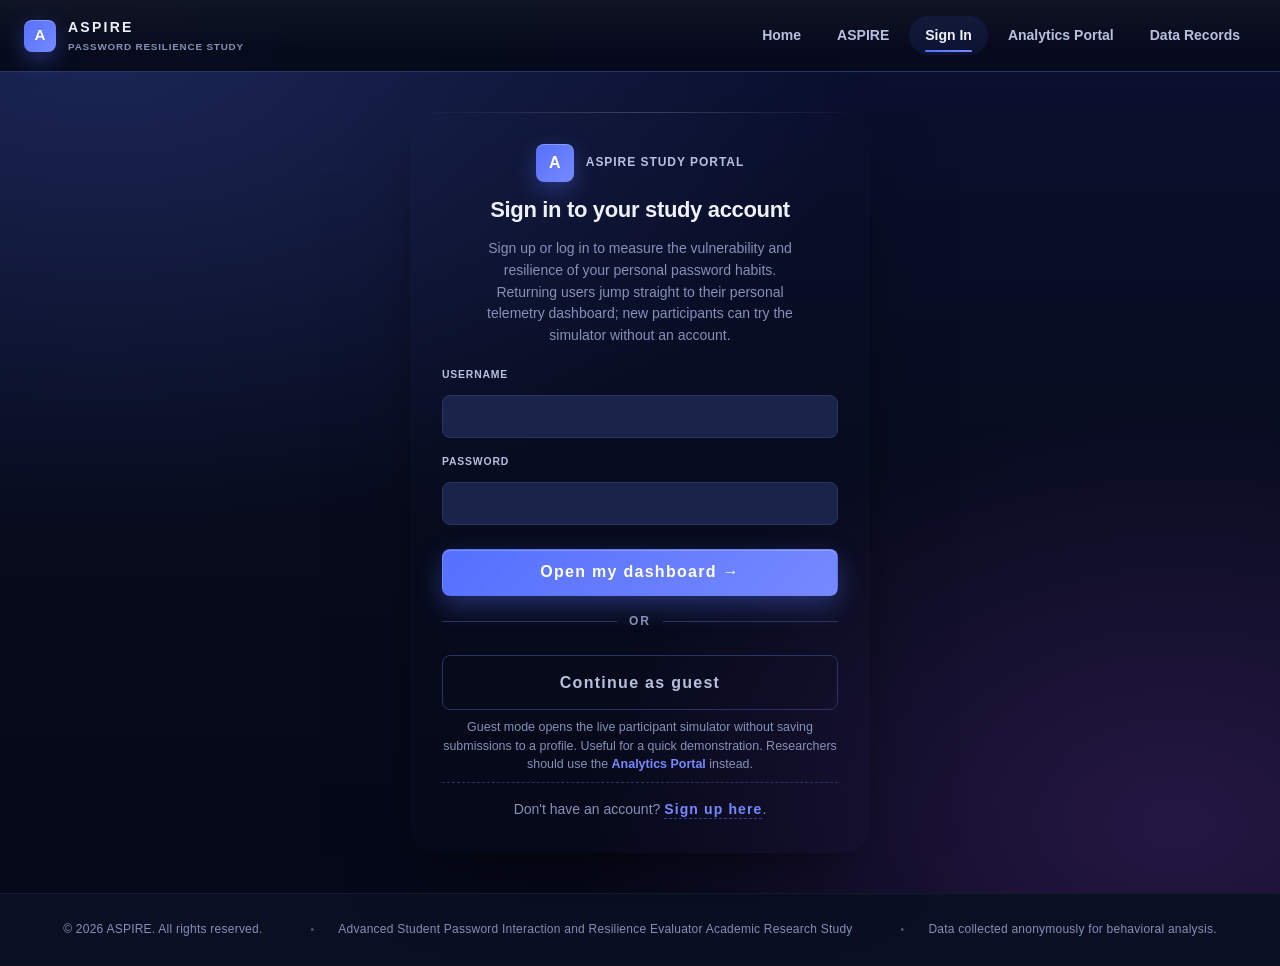
<file: sign.html>
<!DOCTYPE html>
<html lang="en">
<head>
  <meta charset="UTF-8" />
  <meta name="viewport" content="width=device-width, initial-scale=1.0" />
  <meta name="description"
        content="ASPIRE — Sign in to your study account to track your individual password resilience." />
  <title>Sign In — ASPIRE Study</title>
  <link rel="stylesheet" href="style.css" />
  <link rel="icon" type="image/svg+xml"
        href="data:image/svg+xml;utf8,<svg xmlns='http://www.w3.org/2000/svg' viewBox='0 0 64 64'><defs><linearGradient id='g' x1='0' x2='1' y1='0' y2='1'><stop offset='0' stop-color='%235570ff'/><stop offset='1' stop-color='%237689ff'/></linearGradient></defs><rect width='64' height='64' rx='14' fill='url(%23g)'/><text x='32' y='42' text-anchor='middle' font-family='-apple-system,Segoe UI,Roboto,sans-serif' font-weight='800' font-size='34' fill='white'>A</text></svg>" />
</head>
<body class="has-global-header has-global-footer">

  <!-- ============================================================
       GLOBAL NAVIGATION HEADER
       ============================================================ -->
  <header class="global-header" role="banner">
    <a class="gh-brand" href="index.html" aria-label="ASPIRE — back to hub">
      <span class="logo" aria-hidden="true">A</span>
      <span class="gh-brand-text">
        ASPIRE
        <small>Password Resilience Study</small>
      </span>
    </a>
    <nav class="desktop-nav" aria-label="Primary">
      <a href="index.html">Home</a>
      <a href="registration.html">ASPIRE</a>
      <a href="sign.html" class="active" aria-current="page">Sign In</a>
      <a href="portal.html">Analytics Portal</a>
      <a href="records.html">Data Records</a>
    </nav>
    <div class="nav-actions">
      <input class="mobile-nav-toggle" id="mobile-nav-toggle-sign" type="checkbox" />
      <label class="mobile-nav-trigger" for="mobile-nav-toggle-sign" aria-label="Toggle navigation menu">
        <span aria-hidden="true"></span>
      </label>
      <label class="mobile-nav-backdrop" for="mobile-nav-toggle-sign" aria-hidden="true"></label>
      <nav class="mobile-nav-drawer" aria-label="Primary">
        <label class="mobile-nav-close" for="mobile-nav-toggle-sign" aria-label="Close navigation">×</label>
        <a href="index.html">Home</a>
        <a href="registration.html">ASPIRE</a>
        <a href="sign.html" class="active" aria-current="page">Sign In</a>
        <a href="portal.html">Analytics Portal</a>
        <a href="records.html">Data Records</a>
      </nav>
    </div>
  </header>

  <!-- ============================================================
       SIGN-IN HUB
       Single-column, centralized card.  The card's primary job is
       the Log In form.  Guest access is presented as a secondary
       action below an "or" divider.  Sign Up is demoted to a
       footer link inside the same card so the page never splits
       attention across multiple competing columns.
       ============================================================ -->
  <main class="sign-hub">
    <section class="card sign-card" aria-labelledby="sign-title">

      <!-- §1 — Brand -->
      <div class="brand">
        <div class="logo" aria-hidden="true">A</div>
        <span>ASPIRE Study Portal</span>
      </div>

      <h1 id="sign-title">Sign in to your study account</h1>
      <p class="subtitle">
        Sign up or log in to measure the vulnerability and resilience
        of your personal password habits. Returning users jump
        straight to their personal telemetry dashboard; new
        participants can try the simulator without an account.
      </p>

      <!-- §2 — Primary focus: Log In form -->
      <form class="sign-form" id="loginForm" action="https://formspree.io/f/xeeygqnb" method="POST" novalidate>
        <label for="li-username">Username</label>
        <input type="text" id="li-username" name="username"
               autocomplete="username" required />

        <label for="li-password">Password</label>
        <input type="password" id="li-password" name="password"
               autocomplete="current-password" required />

        <button type="submit" class="pathway-action primary">
          Open my dashboard →
        </button>
      </form>

      <!-- §3 — Secondary focus: Guest access -->
      <div class="sign-divider" role="separator" aria-label="or">
        <span>or</span>
      </div>

      <a class="pathway-action sign-guest" href="registration.html">
        Continue as guest
      </a>
      <p class="sign-path-note">
        Guest mode opens the live participant simulator without
        saving submissions to a profile. Useful for a quick
        demonstration. Researchers should use the
        <a href="portal.html">Analytics Portal</a> instead.
      </p>

      <!-- §4 — Footer link: Sign Up pathway -->
      <p class="sign-up-prompt">
        Don't have an account?
        <a href="#" id="signUpLink">Sign up here</a>.
      </p>

    </section>
  </main>

  <footer class="global-footer" role="contentinfo">
    <div class="gf-inner">
      <span class="gf-block gf-left">&copy; 2026 ASPIRE. All rights reserved.</span>
      <span class="gf-block gf-center">Advanced Student Password Interaction and Resilience Evaluator Academic Research Study</span>
      <span class="gf-block gf-right">Data collected anonymously for behavioral analysis.</span>
    </div>
  </footer>

  <script>
  (function () {
    'use strict';

    // ===========================================================
    // PERSONAL ACCOUNTS — local-only identity layer
    //
    //   The system stores a small registry of {username → profile}
    //   in localStorage so returning participants can log in to
    //   their personal dashboard.  No password is persisted in
    //   plain text — we keep a SHA-1 hash and a per-account
    //   telemetry record.
    // ===========================================================
    const ACCOUNTS_KEY  = 'aspire_accounts';
    const SESSION_KEY   = 'aspire_user_session';
    const USER_DATA_KEY = 'aspire_user_data';

    function loadAccounts() {
      try { return JSON.parse(localStorage.getItem(ACCOUNTS_KEY) || '{}'); }
      catch (_) { return {}; }
    }
    function saveAccounts(map) {
      try { localStorage.setItem(ACCOUNTS_KEY, JSON.stringify(map)); }
      catch (_) {}
    }
    function saveUserData(username, data) {
      try {
        const all = JSON.parse(localStorage.getItem(USER_DATA_KEY) || '{}');
        all[username] = data;
        localStorage.setItem(USER_DATA_KEY, JSON.stringify(all));
      } catch (_) {}
    }

    // SHA-1 (RFC 3174) — in-browser implementation so the hash
    // produced here matches what a HIBP integration would see.
    function sha1Hex(input) {
      const utf8 = unescape(encodeURIComponent(input));
      const bytes = new Array(utf8.length);
      for (let i = 0; i < utf8.length; i++) bytes[i] = utf8.charCodeAt(i);
      const ml = bytes.length * 8;
      bytes.push(0x80);
      while (bytes.length % 64 !== 56) bytes.push(0);
      for (let i = 7; i >= 0; i--) bytes.push((ml >>> (i * 8)) & 0xff);
      let h0 = 0x67452301, h1 = 0xEFCDAB89, h2 = 0x98BADCFE,
          h3 = 0x10325476, h4 = 0xC3D2E1F0;
      for (let chunk = 0; chunk < bytes.length; chunk += 64) {
        const w = new Array(80);
        for (let i = 0; i < 16; i++) {
          w[i] = (bytes[chunk + i*4] << 24)
               | (bytes[chunk + i*4 + 1] << 16)
               | (bytes[chunk + i*4 + 2] << 8)
               |  bytes[chunk + i*4 + 3];
        }
        for (let i = 16; i < 80; i++) {
          const v = w[i-3] ^ w[i-8] ^ w[i-14] ^ w[i-16];
          w[i] = (v << 1) | (v >>> 31);
        }
        let a = h0, b = h1, c = h2, d = h3, e = h4;
        for (let i = 0; i < 80; i++) {
          const f = (i < 20)  ? (b & c) | (~b & d)
                  : (i < 40)  ?  b ^ c ^ d
                  : (i < 60)  ? (b & c) | (b & d) | (c & d)
                              :  b ^ c ^ d;
          const t = ((a << 5) | (a >>> 27)) + e + f + w[i] + (
            i < 20 ? 0x5A827999 :
            i < 40 ? 0x6ED9EBA1 :
            i < 60 ? 0x8F1BBCDC :
                     0xCA62C1D6
          );
          e = d; d = c; c = (b << 30) | (b >>> 2); b = a; a = t | 0;
        }
        h0 = (h0 + a) | 0; h1 = (h1 + b) | 0; h2 = (h2 + c) | 0;
        h3 = (h3 + d) | 0; h4 = (h4 + e) | 0;
      }
      return [h0, h1, h2, h3, h4]
        .map(v => (v >>> 0).toString(16).padStart(8, '0'))
        .join('').toUpperCase();
    }

    function flashError(form, message) {
      form.classList.remove('is-error');
      void form.offsetWidth;             // reflow → animation restart
      form.classList.add('is-error');
      let hint = form.querySelector('.form-hint');
      if (!hint) {
        hint = document.createElement('p');
        hint.className = 'form-hint';
        hint.style.color = 'var(--weak)';
        hint.style.fontSize = '0.8rem';
        hint.style.marginTop = '8px';
        hint.style.textAlign = 'left';
        form.appendChild(hint);
      }
      hint.textContent = message;
      setTimeout(() => form.classList.remove('is-error'), 1200);
    }

    // ----- Log In -------------------------------------------------
    const loginForm = document.getElementById('loginForm');
    loginForm.addEventListener('submit', (e) => {
      e.preventDefault();
      const username = document.getElementById('li-username').value.trim();
      const password = document.getElementById('li-password').value;
      if (!username || !password) {
        flashError(loginForm, 'Enter your username and password to continue.');
        return;
      }
      const accounts = loadAccounts();
      const account  = accounts[username];
      if (!account || account.passwordHash !== sha1Hex(password)) {
        flashError(loginForm, 'Invalid credentials. Please try again.');
        return;
      }
      sessionStorage.setItem(SESSION_KEY, username);
      window.location.href = 'user-telemetry.html';
    });

    // ----- Footer link: opens a lightweight in-page sign-up -----
    // The footer "Sign up here" link surfaces a small inline form
    // inside the same card so the user never loses the centered
    // single-column layout.
    const signUpLink = document.getElementById('signUpLink');
    if (signUpLink) {
      signUpLink.addEventListener('click', (e) => {
        e.preventDefault();
        openSignUpOverlay();
      });
    }

    function openSignUpOverlay() {
      if (document.getElementById('signupOverlay')) return;

      const overlay = document.createElement('div');
      overlay.id = 'signupOverlay';
      overlay.className = 'sign-overlay';
      overlay.setAttribute('role', 'dialog');
      overlay.setAttribute('aria-modal', 'true');
      overlay.setAttribute('aria-labelledby', 'signupTitle');
      overlay.innerHTML = `
        <div class="sign-overlay-card">
          <button type="button" class="sign-overlay-close"
                  aria-label="Close sign-up form">×</button>
          <h2 id="signupTitle">Create your study account</h2>
          <p class="subtitle">
            Pick a username and a 12+ character password to begin
            tracking your personal password resilience.
          </p>
          <form class="sign-form" id="signupForm" novalidate>
            <label for="su-first">First name</label>
            <input type="text" id="su-first" name="firstName"
                   autocomplete="given-name" required />
            <label for="su-last">Last name</label>
            <input type="text" id="su-last" name="lastName"
                   autocomplete="family-name" required />
            <label for="su-username">Username</label>
            <input type="text" id="su-username" name="username"
                   autocomplete="username" required />
            <label for="su-password">Password (12+ characters)</label>
            <input type="password" id="su-password" name="password"
                   autocomplete="new-password" required />
            <button type="submit" class="pathway-action primary">
              Create account →
            </button>
          </form>
        </div>
      `;
      document.body.appendChild(overlay);

      const close = () => overlay.remove();
      overlay.querySelector('.sign-overlay-close').addEventListener('click', close);
      overlay.addEventListener('click', (e) => {
        if (e.target === overlay) close();
      });
      document.addEventListener('keydown', function esc(e) {
        if (e.key === 'Escape') {
          close();
          document.removeEventListener('keydown', esc);
        }
      });

      const signupForm = document.getElementById('signupForm');
      signupForm.addEventListener('submit', (ev) => {
        ev.preventDefault();
        const first    = document.getElementById('su-first').value.trim();
        const last     = document.getElementById('su-last').value.trim();
        const username = document.getElementById('su-username').value.trim();
        const password = document.getElementById('su-password').value;

        if (!first || !last) {
          flashError(signupForm, 'Please enter your first and last name.');
          return;
        }
        if (username.length < 3) {
          flashError(signupForm, 'Username must be at least 3 characters.');
          return;
        }
        if (password.length < 12) {
          flashError(signupForm, 'Password must be at least 12 characters to begin tracking.');
          return;
        }

        const accounts = loadAccounts();
        if (accounts[username]) {
          flashError(signupForm, 'That username is already taken. Try logging in instead.');
          return;
        }

        accounts[username] = {
          firstName: first,
          lastName:  last,
          passwordHash: sha1Hex(password),
          createdAt: new Date().toISOString()
        };
        saveAccounts(accounts);
        saveUserData(username, {
          submissions: [],
          interventions: [],
          resilience: [],
          createdAt: new Date().toISOString()
        });

        sessionStorage.setItem(SESSION_KEY, username);
        window.location.href = 'user-telemetry.html';
      });
    }
  })();
  </script>
</body>
</html>
</file>
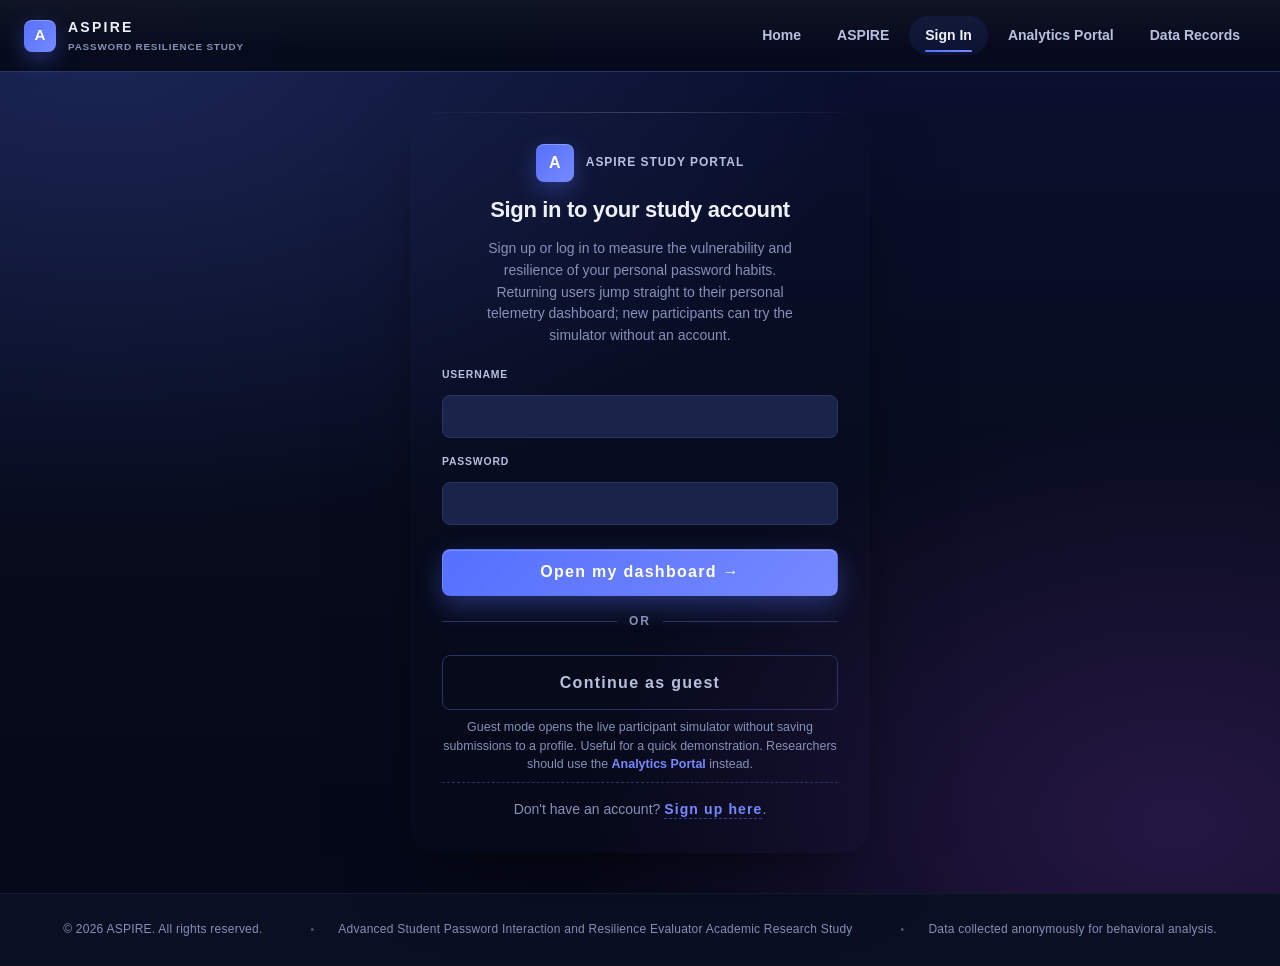
<file: user-telemetry.html>
<!DOCTYPE html>
<html lang="en">
<head>
  <meta charset="UTF-8" />
  <meta name="viewport" content="width=device-width, initial-scale=1.0" />
  <meta name="description"
        content="ASPIRE — Your personal password resilience dashboard. Review your submission history, behavioral flow, and Resilience Delta." />
  <title>My Telemetry — ASPIRE Study</title>
  <link rel="stylesheet" href="style.css" />
  <link rel="icon" type="image/svg+xml"
        href="data:image/svg+xml;utf8,<svg xmlns='http://www.w3.org/2000/svg' viewBox='0 0 64 64'><defs><linearGradient id='g' x1='0' x2='1' y1='0' y2='1'><stop offset='0' stop-color='%235570ff'/><stop offset='1' stop-color='%237689ff'/></linearGradient></defs><rect width='64' height='64' rx='14' fill='url(%23g)'/><text x='32' y='42' text-anchor='middle' font-family='-apple-system,Segoe UI,Roboto,sans-serif' font-weight='800' font-size='34' fill='white'>A</text></svg>" />
</head>
<body class="has-global-header has-global-footer">

  <!-- ============================================================
       GLOBAL NAVIGATION HEADER
       ============================================================ -->
  <header class="global-header" role="banner">
    <a class="gh-brand" href="index.html" aria-label="ASPIRE — back to hub">
      <span class="logo" aria-hidden="true">A</span>
      <span class="gh-brand-text">
        ASPIRE
        <small>Password Resilience Study</small>
      </span>
    </a>
    <nav class="desktop-nav" aria-label="Primary">
      <a href="index.html">Home</a>
      <a href="sign.html">Sign In</a>
      <a href="user-telemetry.html" class="active" aria-current="page">My Telemetry</a>
      <a href="records.html">Data Records</a>
    </nav>
    <div class="nav-actions">
      <input class="mobile-nav-toggle" id="mobile-nav-toggle-telemetry" type="checkbox" />
      <label class="mobile-nav-trigger" for="mobile-nav-toggle-telemetry" aria-label="Toggle navigation menu">
        <span aria-hidden="true"></span>
      </label>
      <label class="mobile-nav-backdrop" for="mobile-nav-toggle-telemetry" aria-hidden="true"></label>
      <nav class="mobile-nav-drawer" aria-label="Primary">
        <label class="mobile-nav-close" for="mobile-nav-toggle-telemetry" aria-label="Close navigation">×</label>
        <a href="index.html">Home</a>
        <a href="sign.html">Sign In</a>
        <a href="user-telemetry.html" class="active" aria-current="page">My Telemetry</a>
        <a href="records.html">Data Records</a>
      </nav>
    </div>
  </header>

  <!-- ============================================================
       PERSONAL DASHBOARD
       A private view of just the signed-in user's data:
         §1  Hero — greeting + key stats
         §2  Personal behavioral flow (intervention history)
         §3  Submission log (only this user's rows)
         §4  Account actions
       ============================================================ -->
  <main class="user-page">

    <!-- §1 — Hero -->
    <section class="user-hero" aria-labelledby="user-hero-h1">
      <div class="user-hero-text">
        <h1 id="user-hero-h1">Your personal telemetry</h1>
        <p class="subtitle" id="user-greeting">
          Review how your password choices have evolved over time.
        </p>
      </div>
      <div class="user-hero-actions">
        <a class="btn" href="sign.html">Switch account</a>
        <button class="btn danger" id="signOutBtn" type="button">Sign out</button>
      </div>
    </section>

    <!-- §2 — Personal KPIs -->
    <section class="stats user-stats" aria-label="Your summary statistics">
      <div class="stat" data-stat-height="92">
        <div class="label">Your submissions</div>
        <div class="value" id="userStatTotal">0</div>
        <div class="sub">All time</div>
      </div>
      <div class="stat" data-stat-height="92">
        <div class="label">Strongest tier reached</div>
        <div class="value" id="userStatBest">—</div>
        <div class="sub">Personal best</div>
      </div>
      <div class="stat highlight" data-stat-height="92">
        <div class="label">Interventions</div>
        <div class="value" id="userStatInterv">0</div>
        <div class="sub">times you were warned</div>
      </div>
      <div class="stat highlight" data-stat-height="92">
        <div class="label">Resilience Delta</div>
        <div class="value" id="userStatDelta">—</div>
        <div class="sub">avg. tier jump per intervention</div>
      </div>
    </section>

    <!-- §3 — Personal behavioral flow -->
    <section class="resilience" aria-label="Your behavioral flow">
      <div class="resilience-header">
        <h3>Your behavioral flow
          <small>vulnerable → intervened → adapted</small>
        </h3>
        <div class="resilience-count">
          <strong id="userResilienceCount">0</strong> intervention sessions
        </div>
      </div>
      <div class="resilience-empty" id="userResilienceEmpty">
        <p>No intervention sessions yet. Generate a weak submission in
           the <a href="registration.html">simulator</a> to record your
           first behavioral flow.</p>
      </div>
      <ul class="resilience-flow" id="userResilienceFlow"></ul>
    </section>

    <!-- §4 — Personal submission log -->
    <section class="logs" aria-label="Your submission history">
      <div class="logs-header">
        <h3>Your submission log
          <small id="userLogsCount">0 entries</small>
        </h3>
        <div class="filters" role="group" aria-label="Filter by tier">
          <button class="filter-btn active" data-user-filter="all">All</button>
          <button class="filter-btn" data-user-filter="weak">Weak</button>
          <button class="filter-btn" data-user-filter="fair">Fair</button>
          <button class="filter-btn" data-user-filter="good">Good</button>
          <button class="filter-btn" data-user-filter="strong">Strong</button>
        </div>
      </div>
      <div class="logs-scroll">
        <table>
          <thead>
            <tr>
              <th>Time</th>
              <th>Tier</th>
              <th>Score</th>
              <th>Length</th>
              <th>Password</th>
            </tr>
          </thead>
          <tbody id="userLogsBody"></tbody>
        </table>
      </div>
      <div class="empty" id="userEmptyState">
        <h3>No submissions yet</h3>
        <p>Open the <a href="registration.html">simulator</a> to record
           your first password attempt.</p>
      </div>
    </section>
  </main>

  <footer class="global-footer" role="contentinfo">
    <div class="gf-inner">
      <span class="gf-block gf-left">&copy; 2026 ASPIRE. All rights reserved.</span>
      <span class="gf-block gf-center">Advanced Student Password Interaction and Resilience Evaluator Academic Research Study</span>
      <span class="gf-block gf-right">Data collected anonymously for behavioral analysis.</span>
    </div>
  </footer>

  <script>
  (function () {
    'use strict';

    // ===========================================================
    // PERSONAL DASHBOARD CONTROLLER
    //   The data shown here is filtered to a single signed-in
    //   participant.  Submissions, interventions and resilience
    //   records are stored per-username by the registration
    //   module; we read the same storage keys but only the rows
    //   whose `username` matches the active session.
    // ===========================================================
    const SESSION_KEY    = 'aspire_user_session';
    const USER_DATA_KEY  = 'aspire_user_data';
    const SUBMISSIONS_KEY = 'aspire_submissions';
    const INTERV_KEY     = 'aspire_interventions';
    const RESILIENCE_KEY = 'aspire_resilience';

    const sessionUser = sessionStorage.getItem(SESSION_KEY);
    if (!sessionUser) {
      window.location.href = 'sign.html';
      return;
    }

    function loadJSON(key) {
      try { return JSON.parse(localStorage.getItem(key) || 'null'); }
      catch (_) { return null; }
    }

    // ----- Personal account greeting -----------------------------
    const accounts = loadJSON('aspire_accounts') || {};
    const account  = accounts[sessionUser] || {};
    const greeting = document.getElementById('user-greeting');
    if (greeting && account.firstName) {
      greeting.textContent =
        'Signed in as ' + account.firstName + ' ' + (account.lastName || '') +
        '. Below is your personal telemetry — no aggregate study data is shown.';
    }

    // ----- Filter to this user only ------------------------------
    const subs       = (loadJSON(SUBMISSIONS_KEY) || []).filter(s => s.username === sessionUser);
    const intervs    = (loadJSON(INTERV_KEY) || []).filter(i => i.username === sessionUser);
    const resilience = (loadJSON(RESILIENCE_KEY) || []).filter(r => r.username === sessionUser);

    // ----- KPI cards ---------------------------------------------
    document.getElementById('userStatTotal').textContent = subs.length;

    const tierOrder = { weak: 0, fair: 1, good: 2, strong: 3 };
    let best = null;
    subs.forEach(s => {
      if (!best || (tierOrder[s.tier] ?? 0) > (tierOrder[best.tier] ?? 0)) {
        best = s;
      }
    });
    document.getElementById('userStatBest').textContent = best
      ? best.tier.charAt(0).toUpperCase() + best.tier.slice(1)
      : '—';

    document.getElementById('userStatInterv').textContent = intervs.length;
    const improved = resilience.filter(r => r.outcome === 'improved');
    if (improved.length) {
      const deltas = improved
        .map(r => (r.adaptation && r.adaptation.tierDelta) || 0);
      const avg = deltas.reduce((a, b) => a + b, 0) / deltas.length;
      document.getElementById('userStatDelta').textContent =
        (avg >= 0 ? '+' : '') + avg.toFixed(2);
    } else {
      document.getElementById('userStatDelta').textContent = '—';
    }

    // ----- Behavioral flow ---------------------------------------
    document.getElementById('userResilienceCount').textContent = resilience.length;
    const flowEl     = document.getElementById('userResilienceFlow');
    const flowEmpty  = document.getElementById('userResilienceEmpty');
    if (!resilience.length) {
      flowEmpty.hidden = false;
    } else {
      flowEmpty.hidden = true;
      flowEl.innerHTML = resilience.slice().reverse().map((r, i) => {
        const adapted  = r.outcome === 'improved';
        const hesSec   = ((r.hesitation && r.hesitation.ms || 0) / 1000).toFixed(1);
        const hesKeys  = (r.hesitation && r.hesitation.keypresses) || 0;
        const hesBacks = (r.hesitation && r.hesitation.backspaces) || 0;
        const tier     = (t) => `<span class="tier-pill ${t}">${t}</span>`;
        const deltaTxt = ((r.adaptation.tierDelta || 0) >= 0 ? '+' : '')
                          + (r.adaptation.tierDelta || 0);
        const delay    = i < 10 ? (i * 70) : 0;
        return `
          <li class="flow-row ${adapted ? 'adapted' : 'declined'}" ${delay ? `style="animation-delay:${delay}ms"` : ''}>
            <div class="flow-meta">
              <span class="flow-time">${formatDate(r.timestamp)}</span>
              <span class="flow-outcome ${r.outcome}">
                ${adapted ? '✓ Adapted' : '⚠ Accepted risk'}
              </span>
            </div>
            <div class="flow-arc">
              <div class="flow-stage baseline">
                <div class="stage-label">Attempt 1 · Baseline</div>
                <div class="stage-tier">${tier(r.baseline.tier)}</div>
                <div class="stage-pw pw-mono">${escapeHtml(r.baseline.password || '')}</div>
                <div class="stage-meta">${r.baseline.passwordLength} chars</div>
              </div>
              <div class="flow-arrow">
                <div class="arrow-line"></div>
                <div class="arrow-icon">⚡</div>
              </div>
              <div class="flow-stage catalyst">
                <div class="stage-label">Intervention triggered</div>
                <div class="stage-meta catalyst-summary">${escapeHtml(r.catalyst.summary)}</div>
                <div class="stage-meta">
                  <span class="hesitation-pill">⏱ ${hesSec}s</span>
                  <span class="hesitation-pill">⌨ ${hesKeys} keys</span>
                  <span class="hesitation-pill">⌫ ${hesBacks} corrections</span>
                </div>
              </div>
              <div class="flow-arrow">
                <div class="arrow-line"></div>
                <div class="arrow-icon">→</div>
              </div>
              <div class="flow-stage adapted">
                <div class="stage-label">Attempt 2 · Adaptation</div>
                <div class="stage-tier">${tier(r.adaptation.tier)}</div>
                <div class="stage-pw pw-mono">${escapeHtml(r.adaptation.password || '')}</div>
                <div class="stage-meta">
                  ${r.adaptation.passwordLength} chars
                  <span class="delta-tag ${(r.adaptation.tierDelta || 0) > 0 ? 'positive' : (r.adaptation.tierDelta || 0) < 0 ? 'negative' : 'neutral'}">Δ ${deltaTxt}</span>
                </div>
              </div>
            </div>
          </li>
        `;
      }).join('');
    }

    // ----- Submission log (filtered) -----------------------------
    let activeFilter = 'all';
    const bodyEl  = document.getElementById('userLogsBody');
    const emptyEl = document.getElementById('userEmptyState');
    const countEl = document.getElementById('userLogsCount');

    function renderUserLog() {
      const rows = subs
        .filter(s => activeFilter === 'all' || s.tier === activeFilter)
        .slice()
        .reverse();
      countEl.textContent = rows.length + ' ' + (rows.length === 1 ? 'entry' : 'entries');
      if (!rows.length) {
        bodyEl.innerHTML = '';
        emptyEl.hidden = false;
        return;
      }
      emptyEl.hidden = true;
      const STAGGER = 30;
      bodyEl.innerHTML = rows.map((s, i) => {
        const delay = i < STAGGER ? (i * 50) : 0;
        return `
          <tr ${delay ? `style="animation-delay:${delay}ms"` : ''}>
            <td>${formatDate(s.timestamp)}</td>
            <td><span class="tier-pill ${s.tier}">${s.tier}</span></td>
            <td>${s.score != null ? (s.score + 1) + '/5' : '—'}</td>
            <td>${s.passwordLength}</td>
            <td><span class="pw-mono pw-cell">${escapeHtml(s.password || '')}</span></td>
          </tr>
        `;
      }).join('');
    }
    renderUserLog();

    document.querySelectorAll('[data-user-filter]').forEach(btn => {
      btn.addEventListener('click', () => {
        document.querySelectorAll('[data-user-filter]').forEach(b => b.classList.remove('active'));
        btn.classList.add('active');
        activeFilter = btn.dataset.userFilter;
        renderUserLog();
      });
    });

    // ----- Sign out ----------------------------------------------
    document.getElementById('signOutBtn').addEventListener('click', () => {
      sessionStorage.removeItem(SESSION_KEY);
      window.location.href = 'sign.html';
    });

    // ----- Helpers -----------------------------------------------
    function escapeHtml(str) {
      return String(str ?? '')
        .replace(/&/g, '&amp;').replace(/</g, '&lt;').replace(/>/g, '&gt;')
        .replace(/"/g, '&quot;').replace(/'/g, '&#39;');
    }
    function formatDate(iso) {
      try {
        const d = new Date(iso);
        return d.toLocaleString(undefined, {
          month: 'short', day: '2-digit',
          hour: '2-digit', minute: '2-digit', second: '2-digit'
        });
      } catch (_) { return iso; }
    }
  })();
  </script>
</body>
</html>
</file>
<file: style.css>
/* =============================================================
   ASPIRE  --  Aesthetic Engine v2
   Shared stylesheet for registration.html and portal.html.

   Structural pillars (per Visual Framework brief):
     §1  Global Design Identity
          - Slate / midnight-blue foundation with saturated
            status colors (emerald, amber, crimson)
          - Typographic split: sans-serif for instructional /
            analytical copy, geometric monospace for credentials,
            entropy figures and crack-time metrics
     §2  User Registration & Real-Time Telemetry
          - Immersive dark canvas with violet radial accent
          - Dual-axis centered card with translucent charcoal
            surface and side-by-side identity inputs
          - Integrated Analysis Suite (Basic properties /
            Conditional alerts / Cyber attack simulation)
     §3  Administrative Analytics Dashboard
          - Multi-column grid that scales with the viewport
          - High-impact telemetry cards, tier distribution,
            secure-adoption donut, intervention outcomes
          - Edge-to-edge Submission Log with solid header,
            hover row tracking, and tier pills
     §4  Motion Physics & State Transitions
          - Spring-curve structural entry, fluid spatial
            centering, gentle vulnerability pulse

   File architecture (top-down):
     1. Global Design Tokens       (palette, spacing, motion, depth)
     2. Reset & Base               (typography split, canvas)
     3. Utility / Interaction      (shake, pulse, spring-in, fade)
     4. Registration Page          (card, fields, checklist, helper,
                                    submit, modal)
     5. Telemetry Suite            (basic properties, alerts, threats)
     6. Portal / Dashboard         (header, stats, charts, logs)
     7. Accessibility helpers      (.sr-only, focus-visible)
   ============================================================= */


/* =============================================================
   0. ZOOM-RESILIENCE MANIFEST
   -------------------------------------------------------------
   The system supports browser zoom from 25% to 500% (WCAG 1.4.4
   Resize Text + 1.4.10 Reflow).  At 500% the viewport behaves
   as a ~256px-wide mobile screen; at 25% the viewport behaves
   as a ~5120px-wide ultrawide display.  Every rule below
   honors four non-negotiable constraints:

     R1  RELATIVE UNITS  --  All consumer-facing sizes use rem
         (or em/%/vw/vh/clamp).  The root font-size scales with
         the browser's text-size adjustment, so 1.25rem grows
         proportionally at 200% zoom and shrinks at 25%.

     R2  FLUID WRAP     --  Every multi-column flex/grid row
         uses `flex-wrap: wrap` (or `auto-fit`/`auto-fill`
         grid tracks) so that side-by-side elements stack
         vertically when the available width collapses.  No
         column is locked to a hard pixel width.

     R3  NO HORIZONTAL  --  No element ever overflows the
         viewport.  Long strings wrap (`overflow-wrap: anywhere`
         or `word-break: break-all`), fixed-width shells use
         `min-width: 0`, and tables switch to block layout
         under narrow containers.  Body and html keep
         `overflow-x: hidden` as a final safety net.

     R4  ZOOM = WIDTH   --  Media queries treat zoom exactly
         like a viewport change.  500% zoom on a 1280px monitor
         is indistinguishable from a 256px phone, so the same
         breakpoints (480 / 640 / 760 / 900 / 980) trigger the
         mobile fallback paths.

   The design tokens in §1 (spacing, radii, type scale) are all
   rem-based, so a single root font-size change cascades to
   hundreds of rules without per-component edits.
   ============================================================= */


/* =============================================================
   1. GLOBAL DESIGN TOKENS
   ============================================================= */
:root {
  /* --- Palette: deep navy foundation + functional status colors --- */
  --bg:            #070b1c;
  --bg-2:          #0d1230;
  --surface:       #131a3d;
  --surface-2:     #1a2349;
  --surface-3:     #232e57;
  --border:        #2a3464;
  --border-soft:   rgba(255, 255, 255, 0.06);
  --hairline:      rgba(255, 255, 255, 0.08);

  --text:          #eef0fa;
  --text-dim:      #b8c0e0;
  --muted:         #8690b8;

  --accent:        #5570ff;
  --accent-2:      #7689ff;
  --accent-deep:   #4051d6;
  --accent-glow:   rgba(85, 112, 255, 0.35);

  --strong:        #2fd49b;
  --strong-soft:   rgba(47, 212, 155, 0.18);
  --good:          #f5c542;
  --fair:          #f5b342;
  --fair-soft:     rgba(245, 179, 66, 0.18);
  --weak:          #ff5d5d;
  --weak-soft:     rgba(255, 93, 93, 0.18);

  /* --- Telemetry-only palette ----------------------------------
     The inline entropy suite uses its own four-tier scale so it
     does not collide semantically with the registration tier
     labels (which are also called weak/fair/good/strong but
     derive from a different scoring rule).  This keeps both
     systems readable in the same viewport. */
  --tlm-weak:        #ff5d5d;          /* 0–49   Weak        */
  --tlm-weak-soft:   rgba(255, 93, 93, 0.18);
  --tlm-fair:        #f5b342;          /* 36–65  Fair        */
  --tlm-fair-soft:   rgba(245, 179, 66, 0.18);
  --tlm-good:        #7ae3b2;          /* 66–85  Good        */
  --tlm-good-soft:   rgba(122, 227, 178, 0.18);
  --tlm-strong:      #2fd49b;          /* 80–99  Strong      */
  --tlm-strong-soft: rgba(47, 212, 155, 0.18);
  --tlm-ultra:       #22d3ee;          /* 100+   Very Strong (cyan) */
  --tlm-ultra-soft:  rgba(34, 211, 238, 0.22);
  --tlm-ultra-glow:  rgba(34, 211, 238, 0.55);

  --focus:         #8aa0ff;
  --focus-ring:    0 0 0 3px rgba(138, 160, 255, 0.32);

  /* --- Spatial system (4-pt scale) --- */
  --space-1:  4px;
  --space-2:  8px;
  --space-3:  12px;
  --space-4:  16px;
  --space-5:  20px;
  --space-6:  24px;
  --space-8:  32px;
  --space-10: 40px;

  /* --- Radii --- */
  --radius-xs: 4px;
  --radius-sm: 8px;
  --radius:    12px;
  --radius-lg: 18px;
  --radius-xl: 26px;

  /* --- Root + type scale --- */
  --type-root: 16px;
  --type-macro: 2.5rem;
  --type-section: 1.5rem;
  --type-body: 1rem;
  --type-label: 0.875rem;
  --type-micro: 0.85rem;
  --type-caption: 0.75rem;
  --type-mono-data: var(--type-micro);

  --line-body: 1.6;
  --line-heading: 1.2;
  --line-tight: 1.1;

  --fs-xs:  var(--type-caption);
  --fs-sm:  var(--type-label);
  --fs-md:  var(--type-body);
  --fs-lg:  1.125rem;
  --fs-xl:  1.375rem;
  --fs-2xl: 1.75rem;
  --fs-3xl: var(--type-macro);

  --tracking-tight:  -0.015em;
  --tracking:         0;
  --tracking-wide:    0.08em;
  --tracking-wider:   0.16em;

  /* --- Shadows & depth --- */
  --shadow-sm:   0 1px 3px rgba(0, 0, 0, 0.30);
  --shadow:      0 12px 30px rgba(0, 0, 0, 0.40);
  --shadow-lg:   0 30px 70px rgba(0, 0, 0, 0.55);
  --shadow-xl:   0 45px 100px rgba(0, 0, 0, 0.70);
  --inner-line:  inset 0 1px 0 rgba(255, 255, 255, 0.05);

  /* --- Motion --- */
  --ease-out:    cubic-bezier(0.16, 1, 0.3, 1);
  --ease-spring: cubic-bezier(0.34, 1.56, 0.64, 1);
  --ease-in:     cubic-bezier(0.7, 0, 0.84, 0);

  --dur-fast:   140ms;
  --dur:        220ms;
  --dur-slow:   420ms;
  --dur-spring: 380ms;

  /* --- Glass tokens --- */
  --glass-blur:    blur(18px) saturate(150%);
  --glass-tint:    rgba(19, 26, 61, 0.72);
  --glass-tint-2:  rgba(13, 18, 48, 0.82);
}


/* =============================================================
   2. RESET & BASE
   ============================================================= */
*, *::before, *::after { box-sizing: border-box; margin: 0; padding: 0; }

html {
  color-scheme: dark;
  font-size: var(--type-root);
  /* Edge cleanup: html and body are stripped of default
     margins so the page never picks up unwanted scrollbars
     on the bottom edge.  `height: 100%` lets the body's
     100vh / 100% min-height inherit cleanly. */
  height: 100%;
  margin: 0;
  overflow-x: hidden;
  -webkit-text-size-adjust: 100%;
  text-size-adjust: 100%;
}

body {
  /* ROOT VIEWPORT RULE — Sticky Flexbox Footer anchor.
     The body is the master container that wraps the entire
     page.  It is converted into a vertical flex column with
     a strict `min-height: 100vh` so the layout always fills
     the user's screen.  Default browser margins and padding
     are stripped so the `100vh` calculation stays exact. */
  margin: 0;
  padding: 0;
  min-height: 100vh;
  box-sizing: border-box;
  display: flex;
  flex-direction: column;
  font-family: -apple-system, BlinkMacSystemFont, "Segoe UI", Roboto, Inter, "Helvetica Neue", sans-serif;
  font-size: var(--type-body);
  background:
    /* §2 -- Soft violet radial accent in the lower-right corner:
       a controlled glow that establishes atmosphere without
       competing with the foreground telemetry. */
    radial-gradient(1000px 700px at 92% 92%, rgba(120, 60, 180, 0.28) 0%, transparent 60%),
    /* §2 -- Deep navy wash anchored to the upper-left, providing
       tonal balance against the violet accent. */
    radial-gradient(1400px 900px at 8% 4%, rgba(60, 80, 160, 0.35) 0%, transparent 55%),
    /* §1 -- Slate / midnight-blue vertical base spanning the
       full viewport height. */
    linear-gradient(180deg, #0a1030 0%, #070b1c 60%, #050818 100%);
  background-attachment: fixed;
  color: var(--text);
  line-height: var(--line-body);
  letter-spacing: var(--tracking);
  -webkit-font-smoothing: antialiased;
  text-rendering: optimizeLegibility;
  overflow-x: hidden;
  overflow-y: auto;
}

h1, h2, h3 {
  letter-spacing: var(--tracking-tight);
  color: var(--text);
  font-weight: 700;
}

h1 {
  font-size: var(--type-macro);
  line-height: var(--line-tight);
}

h2 {
  font-size: var(--type-section);
  line-height: var(--line-heading);
  letter-spacing: 0.04em;
}

h3 {
  font-size: calc(var(--type-section) - 0.125rem);
  line-height: 1.25;
  letter-spacing: 0.02em;
}

a { color: var(--accent-2); text-decoration: none; transition: color var(--dur) var(--ease-out); }
a:hover { color: var(--accent); }

button { font-family: inherit; }

::selection {
  background: var(--accent-glow);
  color: var(--text);
}

/* §1 -- Typographic split (per brief) -----------------------------
   Sans-serif stack: instructional headers, labels, analytical
   copy, and prose.  Used by default on the body element.

   Monospace stack:  reserved exclusively for credential-shaped
   content — password inputs, generated suggestions, captured
   logs, filter chips, tier pills, entropy readings, and
   crack-time durations.  Tabular numerals keep digits
   perfectly aligned inside the telemetry and threat tracks. */
code, .pw-mono, input[type="password"], input[type="email"],
.telemetry-metric .v, .threat-row .time,
.suggestion-list li, .filter-btn, .tier-pill,
.records-table th, .records-table td,
.logs thead th, .logs tbody td {
  font-family: ui-monospace, "SF Mono", "JetBrains Mono", "Cascadia Mono", SFMono-Regular, Menlo, monospace;
  font-variant-numeric: tabular-nums;
  letter-spacing: 0.01em;
  font-size: var(--type-mono-data);
}


/* =============================================================
   3. UTILITY / INTERACTION PRIMITIVES
   ============================================================= */

button, input, .btn, .filter-btn, .card, .stat, .chart-card,
.logs, .tier-bar .slice, .tier-pill, .checklist li,
.checklist li .icon, .strength-bar, .strength-bar .seg,
.donut-wrap svg, .suggestion-list li, .submit-btn,
.modal-backdrop, .modal, .toast, .helper, .intervention-stat {
  transition:
    background-color var(--dur) var(--ease-out),
    border-color     var(--dur) var(--ease-out),
    color            var(--dur) var(--ease-out),
    box-shadow       var(--dur) var(--ease-out),
    transform        var(--dur-spring) var(--ease-spring),
    opacity          var(--dur) var(--ease-out);
}

:where(button, input, .btn, .filter-btn, a):focus-visible {
  outline: 2px solid var(--focus);
  outline-offset: 2px;
  border-radius: var(--radius-xs);
}

/* ---- §3 -- Cognitive error shake ----
   High-frequency horizontal translation; evokes a physical
   "head shake" of disapproval on failed auth. */
@keyframes shake {
  0%, 100% { transform: translateX(0); }
  10%      { transform: translateX(-9px); }
  20%      { transform: translateX( 8px); }
  30%      { transform: translateX(-7px); }
  40%      { transform: translateX( 5px); }
  50%      { transform: translateX(-4px); }
  60%      { transform: translateX( 3px); }
  70%      { transform: translateX(-2px); }
  80%      { transform: translateX( 1px); }
  90%      { transform: translateX( 0); }
}
.shake    { animation: shake 540ms var(--ease-out); }
.is-error { animation: shake 540ms var(--ease-out); }

/* ---- §5 -- Vulnerability pulse (Tier 1/2 nudge) ----
   Gentle continuous opacity + scale transition; non-intrusive
   sense of urgency. */
@keyframes warningPulse {
  0%, 100% {
    opacity: 1;
    transform: scale(1);
    box-shadow: 0 0 0 0 var(--weak-soft);
  }
  50% {
    opacity: 0.7;
    transform: scale(1.05);
    box-shadow: 0 0 0 8px transparent;
  }
}
.warning-pulse { animation: warningPulse 1.6s ease-in-out infinite; }

/* ---- §2 -- Spring scale-in ----
   Modal entrance uses cubic-bezier(0.34, 1.56, 0.64, 1) for the
   physical overshoot effect. */
@keyframes springIn {
  0%   { transform: scale(0.92); opacity: 0; }
  60%  { transform: scale(1.02); opacity: 1; }
  100% { transform: scale(1);    opacity: 1; }
}
.spring-in { animation: springIn var(--dur-spring) var(--ease-spring) both; }

/* ---- Soft fade ---- */
@keyframes fadeIn {
  from { opacity: 0; }
  to   { opacity: 1; }
}
.fade-in { animation: fadeIn var(--dur) var(--ease-out) both; }

/* ---- Hardware-accelerated hidden state ---- */
.hidden-content {
  opacity: 0;
  visibility: hidden;
  pointer-events: none;
  transform: translateY(4px);
}
.hidden-content.is-visible {
  opacity: 1;
  visibility: visible;
  pointer-events: auto;
  transform: translateY(0);
}


/* =============================================================
   4. REGISTRATION PAGE
   ============================================================= */

/* §2 -- Dual-Axis Magnetic Distribution:
   The card is anchored to the geometric dead-center of the
   viewport on BOTH axes, regardless of viewport size or content
   length.  Achieved with:

     - display: flex              -- flexible layout engine
     - place-items: safe center   -- dual-axis centering (shorthand
                                      for align-items + justify-content)
     - margin: auto               -- mathematical equalization: any
                                      remaining space is split 50/50
                                      on all four sides
     - min-height: 100dvh         -- dynamic viewport height that
                                      updates when mobile URL bars
                                      appear/disappear
     - safe-area-inset padding    -- iPhone notch / Android edge-
                                      to-edge cutouts honored   */
main {
  min-height: 100vh;
  min-height: 100dvh;
  display: flex;
  place-items: safe center;
  justify-content: safe center;
  margin: 0 auto;
  padding: var(--space-6);
  padding-top:    max(var(--space-6), env(safe-area-inset-top, 0px));
  padding-bottom: max(var(--space-6), env(safe-area-inset-bottom, 0px));
  padding-left:   max(var(--space-6), env(safe-area-inset-left, 0px));
  padding-right:  max(var(--space-6), env(safe-area-inset-right, 0px));
  box-sizing: border-box;
}

/* §3 -- Layered Contrast: canvas-blended, borderless surface.
   The form sits directly on the host page canvas with no hard
   bounding line.  Depth is provided by a wide, soft ambient
   shadow and a faint top highlight, while the form body
   itself uses a fully transparent background so the underlying
   page color flows through unbroken.

   STATIC MONOLITHIC LAYOUT:
   The card is a single block that expands to its natural height.
   No viewport-bound max-height, no internal zoning, no internal
   scrolling.  When content exceeds the viewport, the page itself
   scrolls — the card stays rigid and pixel-perfect. */
.card {
  width: 100%;
  max-width: 480px;
  min-width: 0;
  margin: auto;             /* true geometric centering */
  position: relative;
  background: transparent;
  border: 0;
  border-radius: var(--radius-xl);
  padding: 32px;                     /* hardcoded pixel padding */
  box-shadow: 0 30px 80px -30px rgba(0, 0, 0, 0.55),
              0 12px 36px -20px rgba(0, 0, 0, 0.35);
  backdrop-filter: none;
  -webkit-backdrop-filter: none;
  /* No max-height, no internal flex zoning.  The card simply
     grows to fit its content and the page scrolls if needed. */
  animation: springIn var(--dur-spring) var(--ease-spring) both;
}
.registration-card {
  max-width: 920px;
}
@media (max-width: 980px) {
  .registration-card {
    max-width: 100%;
  }
}
/* Static spacing between direct children of the card.  No
   compact/expanded toggle — the layout is fixed at load time. */
.card > * + * { margin-top: 16px; }

/* Top hairline highlight */
.card::before {
  content: "";
  position: absolute;
  top: 0; left: 0; right: 0;
  height: 1px;
  background: linear-gradient(90deg,
    transparent 0%,
    rgba(255, 255, 255, 0.18) 50%,
    transparent 100%);
  pointer-events: none;
}

/* ----- Brand ----- */
.brand {
  display: flex;
  align-items: center;
  justify-content: center;   /* horizontal centering within the card */
  gap: var(--space-3);
}
.brand .logo {
  width: 36px; height: 36px;
  border-radius: var(--radius-sm);
  background: linear-gradient(135deg, var(--accent), var(--accent-2));
  display: flex; align-items: center; justify-content: center;
  font-weight: 800;
  color: #ffffff;
  box-shadow: 0 8px 22px var(--accent-glow), inset 0 1px 0 rgba(255, 255, 255, 0.25);
}
.brand span {
  font-weight: 700;
  letter-spacing: var(--tracking-wide);
  text-transform: uppercase;
  font-size: var(--fs-xs);
  color: var(--text-dim);
}

h1 {
  font-size: var(--fs-xl);
  font-weight: 700;
  text-align: center;       /* horizontal centering within the card */
  letter-spacing: var(--tracking-tight);
}
.subtitle {
  color: var(--muted);
  font-size: var(--fs-sm);
  line-height: 1.55;
  text-align: center;       /* horizontal centering within the card */
  max-width: 36ch;
  margin-left: auto;
  margin-right: auto;       /* ensures the subtitle itself stays balanced */
}

/* ----- Form fields ----- */
.row {
  display: grid;
  grid-template-columns: 1fr 1fr;
  gap: var(--space-4);
}
@media (max-width: 460px) { .row { grid-template-columns: 1fr; } }

.field { margin: 0; }       /* spacing controlled by .card > * + * */
form > .field + .field {
  margin-top: var(--space-4);
}

label {
  display: block;
  font-size: var(--fs-xs);
  font-weight: 600;
  letter-spacing: var(--tracking-wide);
  text-transform: uppercase;
  color: var(--text-dim);
  margin-bottom: var(--space-2);
}

input {
  width: 100%;
  padding: 0.78rem 0.95rem;
  background: var(--surface-2);
  border: 1px solid var(--border);
  border-radius: var(--radius-sm);
  color: var(--text);
  font-size: var(--fs-md);
  font-family: inherit;
}
input::placeholder { color: var(--muted); }
input:hover {
  border-color: #3a4470;
  background: var(--surface);
}
input:focus {
  outline: none;
  border-color: var(--focus);
  box-shadow: var(--focus-ring);
  background: var(--surface);
}

.input-wrap { position: relative; }
.input-wrap input { padding-right: 3rem; }

.toggle-visibility {
  position: absolute;
  top: 50%;
  right: var(--space-2);
  transform: translateY(-50%);
  background: transparent;
  border: none;
  color: var(--muted);
  cursor: pointer;
  padding: var(--space-2);
  border-radius: var(--radius-xs);
  font-size: 1rem;
  line-height: 1;
}
.toggle-visibility:hover {
  color: var(--text);
  background: rgba(255, 255, 255, 0.06);
}

/* ----- §5 -- Strength meter ----- */
.strength { margin: 0; }

.strength-header {
  display: flex;
  justify-content: space-between;
  align-items: baseline;
  font-size: var(--fs-xs);
  letter-spacing: var(--tracking-wide);
  text-transform: uppercase;
  margin-bottom: var(--space-2);
  gap: var(--space-3);
}
.strength-header .label {
  color: var(--muted);
  font-weight: 600;
}
.strength-value {
  font-weight: 800;
  letter-spacing: var(--tracking-wider);
  font-size: var(--fs-xs);
  padding: 3px 10px;
  border-radius: 999px;
  background: var(--surface-2);
  border: 1px solid var(--border);
  line-height: 1;
  /* Self-align so the badge vertical-center matches the label
     even when the label baseline differs. */
  align-self: center;
}
.strength-value.weak   { color: var(--weak);   border-color: var(--weak);   background: var(--weak-soft); }
.strength-value.fair   { color: var(--fair);   border-color: var(--fair);   background: var(--fair-soft); }
.strength-value.good   { color: var(--good);   border-color: var(--good);   background: rgba(245, 197, 66, 0.14); }
.strength-value.strong { color: var(--strong); border-color: var(--strong); background: var(--strong-soft); }

/* Segmented progress bar */
.strength-bar,
.bar {
  display: flex;
  gap: 4px;
  height: 6px;
}
.strength-bar .seg,
.bar .seg {
  flex: 1;
  background: var(--border);
  border-radius: 999px;
}
.strength-bar.weak .seg-1,
.bar.weak   .seg-1 { background: var(--weak);   box-shadow: 0 0 12px var(--weak-soft); }
.strength-bar.fair .seg-1,
.strength-bar.fair .seg-2,
.bar.fair   .seg-1,
.bar.fair   .seg-2 { background: var(--fair);   box-shadow: 0 0 12px var(--fair-soft); }
.strength-bar.good .seg-1,
.strength-bar.good .seg-2,
.strength-bar.good .seg-3,
.bar.good   .seg-1,
.bar.good   .seg-2,
.bar.good   .seg-3 { background: var(--good); }
.strength-bar.strong .seg-1,
.strength-bar.strong .seg-2,
.strength-bar.strong .seg-3,
.strength-bar.strong .seg-4,
.bar.strong .seg-1,
.bar.strong .seg-2,
.bar.strong .seg-3,
.bar.strong .seg-4 { background: var(--strong); box-shadow: 0 0 14px var(--strong-soft); }

/* ----- §5 -- Heuristic checklist ----- */
.checklist {
  list-style: none;
  display: grid;
  grid-template-columns: 1fr 1fr;
  gap: var(--space-2) var(--space-4);
  margin: 0;
  /* Center the grid items horizontally within the card */
  justify-items: stretch;
}
@media (max-width: 420px) { .checklist { grid-template-columns: 1fr; } }

.checklist li {
  display: flex;
  align-items: center;
  gap: var(--space-2);
  font-size: var(--fs-sm);
  color: var(--muted);
}
.checklist li .icon {
  width: 18px; height: 18px;
  display: inline-flex;
  align-items: center;
  justify-content: center;
  border-radius: 50%;
  background: var(--border);
  color: var(--surface-2);
  font-size: 0.7rem;
  font-weight: 800;
  flex-shrink: 0;
}
/* Failed: low-contrast + strike-through + crimson icon */
.checklist li.failed {
  color: var(--muted);
  text-decoration: line-through;
  text-decoration-color: rgba(255, 93, 93, 0.45);
  text-decoration-thickness: 1px;
  opacity: 0.7;
}
.checklist li.failed .icon {
  background: var(--weak);
  color: white;
  box-shadow: 0 0 0 4px var(--weak-soft);
}
.checklist li.failed.warning-pulse .icon {
  animation: warningPulse 1.6s ease-in-out infinite;
}
/* Met: vibrant green check + standard-weight label */
.checklist li.met {
  color: var(--text);
  font-weight: 500;
}
.checklist li.met .icon {
  background: var(--strong);
  color: #04221a;
  transform: scale(1.08);
  box-shadow: 0 0 0 4px var(--strong-soft);
}

/* ----- §6 -- Helper / guidance card ----- */
.helper {
  background: var(--surface-2);
  border: 1px solid var(--border);
  border-left: 3px solid var(--accent);
  padding: var(--space-3) var(--space-4);
  border-radius: var(--radius-sm);
  font-size: var(--fs-sm);
  min-height: 2.6rem;
  line-height: 1.55;
}
.helper ul { list-style: disc inside; padding-left: 0; }
.helper li + li { margin-top: var(--space-1); }
/* §5 Dynamic Guidance Container (per brief §5)
   Dark-toned card with a solid amber accent on the left when the
   score is below 80 points.  Above 80 it shifts to green/cyan. */
.helper {
  border-left-width: 3px;
}
.helper.weak     { border-left-color: var(--tlm-weak);     background: linear-gradient(90deg, var(--tlm-weak-soft),     transparent 60%), var(--surface-2); }
.helper.fair     { border-left-color: var(--tlm-fair); background: linear-gradient(90deg, var(--tlm-fair-soft), transparent 60%), var(--surface-2); }
.helper.good     { border-left-color: var(--tlm-good); background: linear-gradient(90deg, var(--tlm-good-soft), transparent 60%), var(--surface-2); }
.helper.strong   { border-left-color: var(--tlm-strong);   background: linear-gradient(90deg, var(--tlm-strong-soft),   transparent 60%), var(--surface-2); }
.helper.ultra    { border-left-color: var(--tlm-ultra);    background: linear-gradient(90deg, var(--tlm-ultra-soft),    transparent 60%), var(--surface-2); }
/* Compromise override — when the breach tracker flags the
   password, the helper text is painted with the same crimson
   palette as the breach module so the two layers read as a
   single urgent unit. */
.helper.breach {
  border-left-color: #ff5868;
  background:
    linear-gradient(90deg, rgba(231, 76, 88, 0.18), transparent 60%),
    var(--surface-2);
  color: #ffd0d4;
  animation: breachPulse 2.4s var(--ease-out) infinite;
}
.helper.breach li { color: #ffd0d4; }
@media (prefers-reduced-motion: reduce) {
  .helper.breach { animation: none; }
}

/* =============================================================
   TELEMETRY SUITE
   Real-time entropy + hardware-cracking simulation
   positioned beneath the strength bar inside the registration card.
   ============================================================= */
/* === Dual-Bordered Architecture === */
.credentials-block {
  width: 100%;
  max-width: 480px;
  margin: 0 auto var(--space-6);
  padding: 24px;
  background: rgba(255, 255, 255, 0.02);
  border: 1px solid var(--indigo-slate, #2a3464);
  border-radius: var(--radius-lg);
  box-shadow: 0 18px 48px -28px rgba(0, 0, 0, 0.45);
}
.telemetry-chamber {
  overflow: hidden;
  max-height: 0;
  opacity: 0;
  visibility: hidden;
  transform: translateY(-16px);
  transition:
    max-height 520ms cubic-bezier(0.22, 1, 0.36, 1),
    opacity 420ms ease,
    transform 420ms ease,
    visibility 0ms linear 420ms;
  width: 100%;
  max-width: 100%;
  margin: 0 auto var(--space-6);
  background: transparent;
  border: 0;
  box-shadow: none;
}
.telemetry-chamber.is-open {
  max-height: 2600px;
  opacity: 1;
  visibility: visible;
  transform: translateY(0);
  transition:
    max-height 520ms cubic-bezier(0.22, 1, 0.36, 1),
    opacity 420ms ease,
    transform 420ms ease,
    visibility 0ms linear 0ms;
}
.telemetry {
  display: grid;
  gap: var(--space-5);
  background: rgba(255, 255, 255, 0.02);
  border: 1px solid rgba(85, 112, 255, 0.45);
  border-radius: var(--radius-lg);
  padding: 24px;
  box-shadow: 0 24px 60px -28px rgba(0, 0, 0, 0.5);
}
.validation-panel {
  overflow: hidden;
  max-height: 0;
  opacity: 0;
  visibility: hidden;
  transform: translateY(-12px);
  transition:
    max-height 420ms cubic-bezier(0.22, 1, 0.36, 1),
    opacity 340ms ease,
    transform 340ms ease,
    visibility 0ms linear 340ms;
  display: grid;
  gap: var(--space-5);
  background: rgba(255, 255, 255, 0.02);
  border: 1px solid rgba(255, 255, 255, 0.08);
  border-radius: var(--radius-lg);
  padding: 24px;
  box-shadow: 0 18px 48px -24px rgba(0, 0, 0, 0.45);
  width: 100%;
  max-width: 100%;
  margin: 0 auto var(--space-6);
}
.validation-panel.is-open {
  max-height: 1400px;
  opacity: 1;
  visibility: visible;
  transform: translateY(0);
  transition:
    max-height 420ms cubic-bezier(0.22, 1, 0.36, 1),
    opacity 340ms ease,
    transform 340ms ease,
    visibility 0ms linear 0ms;
}
.telemetry {
  display: grid;
  gap: var(--space-5);
  background: rgba(255, 255, 255, 0.02);
  border: 1px solid rgba(85, 112, 255, 0.45);
  border-radius: var(--radius-lg);
  padding: 24px;
  box-shadow: 0 24px 60px -28px rgba(0, 0, 0, 0.5);
}
.telemetry-dashboard {
  display: grid;
  grid-template-columns: 1.1fr 1fr 0.9fr;
  gap: var(--space-5);
}
.telemetry-panel {
  display: grid;
  gap: var(--space-4);
  padding: var(--space-4);
  background: rgba(255, 255, 255, 0.03);
  border: 1px solid rgba(255, 255, 255, 0.08);
  border-radius: var(--radius-lg);
  min-width: 0;
}
.telemetry-panel-left,
.telemetry-panel-center,
.telemetry-panel-right {
  min-width: 0;
}
.telemetry-panel-center .telemetry-alerts {
  padding: 0;
  border: 0;
  background: transparent;
}
.telemetry-panel-center .breach,
.telemetry-panel-center .warnings {
  width: 100%;
}
.telemetry-panel-center .helper {
  margin: 0;
  background: transparent;
  border: 0;
  padding: 0;
  min-height: auto;
  color: var(--text);
  font-size: var(--fs-sm);
  line-height: 1.6;
}
.telemetry-panel-center .helper::before {
  content: '';
  display: block;
  height: 0;
}
.telemetry-footer {
  display: grid;
  gap: var(--space-4);
  justify-items: center;
  padding-top: var(--space-2);
}
.telemetry-footer .submit-btn {
  width: min(360px, 100%);
}
.telemetry-footer .footnote {
  text-align: center;
  max-width: 560px;
}
@media (max-width: 980px) {
  .telemetry-dashboard {
    grid-template-columns: 1fr;
  }
}

/* --- Section headings inside the telemetry block --- */
.telemetry-section h4 {
  font-size: 0.68rem;
  font-weight: 800;
  letter-spacing: 0.18em;
  text-transform: uppercase;
  color: var(--text-dim);
  margin: 0 0 var(--space-3);
  padding-bottom: 6px;
  border-bottom: 0;
  display: flex;
  align-items: center;
  gap: 6px;
}
.telemetry-section h4::before {
  content: "";
  width: 6px; height: 6px;
  border-radius: 50%;
  background: var(--accent);
  flex-shrink: 0;
}

/* --- Basic-properties reveal --- */
.telemetry-section[data-section="basic"] {
  display: block;
  overflow: hidden;
  max-height: 0;
  opacity: 0;
  transform: translateY(8px);
  transition:
    max-height 480ms cubic-bezier(0.22, 1, 0.36, 1),
    opacity 360ms ease,
    transform 360ms ease;
  will-change: max-height, opacity, transform;
}
.telemetry-section[data-section="basic"].is-open {
  max-height: 320px;
  opacity: 1;
  transform: translateY(0);
}
.telemetry-basic-grid {
  display: grid;
  grid-template-columns: repeat(2, minmax(0, 1fr));
  gap: var(--space-5);
  padding: var(--space-2) 0 0;
}
.telemetry-basic-left,
.telemetry-basic-right {
  display: grid;
  gap: var(--space-4);
}

.telemetry-metric {
  display: flex;
  justify-content: space-between;
  align-items: baseline;
  gap: var(--space-3);
  font-size: var(--fs-xs);
  text-transform: uppercase;
  letter-spacing: var(--tracking-wide);
  color: var(--muted);
  font-weight: 600;
  margin: 0 0 10px;             /* breathing room between label and bar */
  line-height: 1;               /* baseline-aligned to bar container */
  min-height: 18px;             /* guarantee the row reserves vertical space */
}
.telemetry-metric .v {
  font-weight: 800;
  font-size: var(--fs-sm);
  color: var(--text);
  font-variant-numeric: tabular-nums;
  letter-spacing: 0.02em;
  text-transform: none;
  line-height: 1;               /* matches bounding container height */
}
.telemetry-metric .v.weak     { color: var(--tlm-weak);     }
.telemetry-metric .v.fair     { color: var(--tlm-fair); }
.telemetry-metric .v.good     { color: var(--tlm-good); }
.telemetry-metric .v.strong   { color: var(--tlm-strong);   }
.telemetry-metric .v.ultra    { color: var(--tlm-ultra);    }

.telemetry-track {
  position: relative;
  /* Empty-state structural integrity: the track reserves a strict
     minimum height and inner vertical padding even when the fill
     is at 0%, so the bar reads as a deliberate, fully-expanded
     layer rather than a hairline at page load. */
  height: 8px;
  min-height: 8px;
  padding: 2px 0;
  background:
    linear-gradient(180deg, rgba(255, 255, 255, 0.08), rgba(255, 255, 255, 0.04));
  border-radius: 999px;
  overflow: hidden;
  box-shadow: inset 0 1px 0 rgba(0, 0, 0, 0.2);
}
.telemetry-track > .fill {
  position: absolute;
  inset: 2px auto 2px 0;
  width: 0%;
  border-radius: 999px;
  background: var(--muted);
  transition: width var(--dur) var(--ease-out),
              background var(--dur) var(--ease-out);
}
/* Strength / entropy bars take a tier color
   v2.0 palette: weak → moderate → strong → ultra (cyan glow) */
.telemetry-track.weak     > .fill { background: var(--tlm-weak);     box-shadow: 0 0 8px var(--tlm-weak-soft);     }
.telemetry-track.fair     > .fill { background: var(--tlm-fair); box-shadow: 0 0 8px var(--tlm-fair-soft); }
.telemetry-track.good     > .fill { background: var(--tlm-good); box-shadow: 0 0 8px var(--tlm-good-soft); }
.telemetry-track.strong   > .fill { background: var(--tlm-strong);   box-shadow: 0 0 10px var(--tlm-strong-soft);  }
.telemetry-track.ultra    > .fill {
  background: linear-gradient(90deg, var(--tlm-strong), var(--tlm-ultra));
  box-shadow: 0 0 14px var(--tlm-ultra-glow);
}
/* Length track: the brand gradient still anchors the read,
   but stages 3/4/5 layer a sharper tier color on top so the
   12-char baseline feels like a real threshold. */
.telemetry-track.length > .fill {
  background: linear-gradient(90deg,
    var(--tlm-weak) 0%,
    var(--tlm-fair) 20%,
    var(--tlm-good) 60%,
    var(--tlm-strong) 70%,
    var(--tlm-ultra) 100%);
}
/* Stage-aware length bar pulse — 16+ chars get an active glow */
.telemetry-track.length.stage-4 > .fill,
.telemetry-track.length.stage-5 > .fill {
  box-shadow: 0 0 12px var(--tlm-strong-soft);
}
.telemetry-track.length.stage-5 > .fill {
  box-shadow: 0 0 16px var(--tlm-ultra-glow);
}

/* --- §3 Character Diversity Pills ---
   Isolated from the entropy tracker by an explicit larger top
   margin.  The pills act as a separate visual checklist rather
   than a progress bar, so they read as a distinct layer with
   their own breathing room. */
.telemetry-row + .telemetry-row {
  margin-top: 0;                /* gap on parent flex column handles this */
}

.diversity {
  display: flex;
  gap: var(--space-2);
  margin-top: 0;
  flex-wrap: wrap;
  padding-top: 0;
  border-top: 0;
}
.diversity .pill {
  display: inline-flex;
  align-items: center;
  gap: 6px;
  padding: 4px 10px;
  border-radius: 999px;
  background: rgba(255, 255, 255, 0.04);
  border: 1px solid var(--border);
  font-size: var(--fs-xs);
  font-weight: 700;
  letter-spacing: var(--tracking-wide);
  text-transform: uppercase;
  color: var(--muted);
  transition: background var(--dur) var(--ease-out),
              color var(--dur) var(--ease-out),
              border-color var(--dur) var(--ease-out);
}
.diversity .pill .dot {
  width: 8px; height: 8px;
  border-radius: 50%;
  background: var(--muted);
  opacity: 0.5;
  transition: background var(--dur) var(--ease-out),
              opacity var(--dur) var(--ease-out),
              box-shadow var(--dur) var(--ease-out);
}
.diversity .pill.met {
  color: var(--strong);
  border-color: var(--strong-soft);
  background: var(--strong-soft);
}
.diversity .pill.met .dot {
  background: var(--strong);
  opacity: 1;
  box-shadow: 0 0 0 3px var(--strong-soft);
}

/* --- §4 Conditional Warning Engine --- */
.telemetry-alerts,
.telemetry-simulation {
  overflow: hidden;
  max-height: 0;
  opacity: 0;
  transform: translateY(8px);
  transition:
    max-height 560ms cubic-bezier(0.22, 1, 0.36, 1),
    opacity 420ms ease,
    transform 420ms ease;
  will-change: max-height, opacity, transform;
}
.telemetry-alerts.is-open {
  max-height: 240px;
  opacity: 1;
  transform: translateY(0);
}
.telemetry-simulation.is-open {
  max-height: 420px;
  opacity: 1;
  transform: translateY(0);
}
.telemetry-alerts {
  display: flex;
  flex-direction: column;
  gap: var(--space-3);
  margin-top: 0;
}
.telemetry-simulation {
  display: block;
  margin-top: var(--space-3);
}
.telemetry-simulation h4 {
  margin-bottom: var(--space-3);
  font-size: 0.68rem;
  font-weight: 800;
  letter-spacing: 0.18em;
  text-transform: uppercase;
  color: var(--text-dim);
  display: flex;
  align-items: center;
  gap: 6px;
}
.telemetry-simulation h4::before {
  content: "";
  width: 6px;
  height: 6px;
  border-radius: 50%;
  background: var(--accent);
  flex-shrink: 0;
}
.telemetry-simulation-body {
  display: grid;
  gap: var(--space-5);
}
.telemetry-feedback {
  display: grid;
  gap: var(--space-4);
  margin-top: var(--space-4);
}
.telemetry-simulation-block {
  display: grid;
  gap: var(--space-3);
  padding: var(--space-4);
  background: rgba(255, 255, 255, 0.02);
  border: 1px solid rgba(255, 255, 255, 0.06);
  border-radius: var(--radius-sm);
}
.group-title {
  font-size: 0.88rem;
  font-weight: 700;
  color: var(--text);
  text-transform: none;
}
.group-subtitle {
  font-size: 0.72rem;
  color: var(--muted);
  line-height: 1.4;
}
.threat-row {
  display: grid;
  grid-template-columns: 150px minmax(0, 1fr) minmax(120px, auto);
  align-items: center;
  gap: var(--space-3);
  width: 100%;
  min-width: 0;
}
.threat-row .name {
  justify-self: start;
  font-size: 0.82rem;
  color: var(--text-dim);
  font-weight: 600;
}
.threat-row .threat-track {
  width: 100%;
  min-width: 0;
}
.threat-row .time {
  justify-self: end;
  font-size: 0.85rem;
  font-weight: 700;
  color: var(--text);
  font-family: ui-monospace, "SF Mono", Menlo, Consolas, monospace;
  font-variant-numeric: tabular-nums;
  white-space: nowrap;
}
.warnings {
  display: none;
  margin-top: 0;
  padding: var(--space-3) var(--space-4);
  background: transparent;
  border: 0;
  border-left: 0;
  border-radius: 0;
  font-size: var(--fs-sm);
  color: var(--text-dim);
}
.warnings.visible { display: block; }
.warnings ul { list-style: none; display: grid; gap: 4px; padding: 0; }
/* Refined: tighter spacing between list rows so the warning block
   reads as a compact ledger rather than a sparse list. */
.warnings ul { gap: 6px; }
.warnings li {
  display: flex;
  align-items: baseline;
  line-height: 1.45;
}
.warnings li::before {
  content: "⚠";
  color: var(--fair);
  margin-right: 10px;
  font-weight: 800;
  font-size: 0.95rem;
  flex-shrink: 0;
}

/* =============================================================
   COMPROMISED CREDENTIAL TRACKER (HIBP)
   -----------------------------------------------------
   Two visual states, both rendered as the same row, switched
   by the `data-state` attribute.  Height never collapses —
   the row is permanently reserved so the user can read the
   verdict at a glance.
   ============================================================= */
.breach {
  display: flex;
  align-items: center;
  gap: 12px;
  margin-top: var(--space-3);
  padding: 12px 14px;
  border-radius: var(--radius-xs);
  border: 1px solid var(--border);
  background: rgba(255, 255, 255, 0.025);
  font-size: var(--fs-sm);
  color: var(--text-dim);
  /* The secure and compromised states use the same box, so
     both share a smooth color/border/background transition. */
  transition: background var(--dur) var(--ease-out),
              border-color var(--dur) var(--ease-out),
              color var(--dur) var(--ease-out),
              box-shadow var(--dur-slow) var(--ease-out);
}
.breach .breach-icon {
  display: inline-flex;
  align-items: center;
  justify-content: center;
  width: 28px; height: 28px;
  border-radius: 50%;
  flex-shrink: 0;
  color: var(--muted);
  background: rgba(255, 255, 255, 0.04);
  transition: color var(--dur) var(--ease-out),
              background var(--dur) var(--ease-out);
}
.breach .breach-body { flex: 1 1 auto; min-width: 0; }
.breach .breach-headline {
  font-weight: 800;
  letter-spacing: 0.01em;
  line-height: 1.25;
}
.breach .breach-sub {
  font-size: var(--fs-xs);
  color: var(--muted);
  margin-top: 2px;
  line-height: 1.4;
}
.breach .breach-count {
  font-family: ui-monospace, "SF Mono", Menlo, Consolas, monospace;
  font-variant-numeric: tabular-nums;
  font-weight: 800;
}
/* Inline emoji glyphs used inside the headline */
.breach .breach-icon-inline {
  display: inline-block;
  margin-right: 4px;
  filter: drop-shadow(0 0 6px currentColor);
}

/* ----- Idle / loading state ---------------------------------
   Before the user types, the row reads as a neutral, low-key
   informational placeholder. */
.breach[data-state="idle"] {
  border-color: var(--border);
  background: rgba(255, 255, 255, 0.025);
  color: var(--text-dim);
}
.breach[data-state="idle"] .breach-icon {
  color: var(--muted);
  background: rgba(255, 255, 255, 0.04);
}

/* ----- Secure state (zero hits) ------------------------------
   Subtle, low-profile row.  Small emerald shield + a single
   positive line reinforcing good security habits. */
.breach[data-state="secure"] {
  border-color: rgba(46, 204, 138, 0.35);
  background: rgba(46, 204, 138, 0.08);
  color: var(--text);
}
.breach[data-state="secure"] .breach-icon {
  color: #2ecc8a;
  background: rgba(46, 204, 138, 0.15);
  box-shadow: 0 0 0 4px rgba(46, 204, 138, 0.10);
}
.breach[data-state="secure"] .breach-sub {
  color: var(--text-dim);
}

/* ----- Compromised state (active hits) -----------------------
   High-alert expansion.  Background pulses with a soft crimson
   glow; the headline and reuse count are rendered in a bold
   monospace font for unambiguous severity signalling. */
.breach[data-state="compromised"] {
  border-color: rgba(231, 76, 88, 0.5);
  background: rgba(231, 76, 88, 0.10);
  color: var(--text);
  /* Crimson pulse — slow, soft glow that re-arms every 2.4s. */
  animation: breachPulse 2.4s var(--ease-out) infinite;
}
.breach[data-state="compromised"] .breach-icon {
  color: #ff5868;
  background: rgba(231, 76, 88, 0.18);
  box-shadow: 0 0 0 4px rgba(231, 76, 88, 0.12);
}
.breach[data-state="compromised"] .breach-sub {
  color: #ffb8be;
}
.breach[data-state="compromised"] .breach-headline {
  text-transform: uppercase;
  letter-spacing: 0.04em;
  color: #ff8a96;
}
.breach[data-state="compromised"] .breach-count {
  color: #ff5868;
  font-size: 1.05em;
}

@keyframes breachPulse {
  0%   { box-shadow: 0 0 0 0   rgba(231, 76, 88, 0.00), inset 0 0 0 0 rgba(231, 76, 88, 0.00); }
  35%  { box-shadow: 0 0 24px 4px rgba(231, 76, 88, 0.30), inset 0 0 16px 0 rgba(231, 76, 88, 0.10); }
  100% { box-shadow: 0 0 0 0   rgba(231, 76, 88, 0.00), inset 0 0 0 0 rgba(231, 76, 88, 0.00); }
}

/* Reduced-motion users get a steady (non-pulsing) alert state. */
@media (prefers-reduced-motion: reduce) {
  .breach[data-state="compromised"] { animation: none; }
  .breach { transition: none; }
}

/* --- §5 Security Threat Simulation --- */
.threats {
  display: grid;
  gap: var(--space-3);
}
@media (max-width: 760px) {
  .telemetry-simulation-grid {
    grid-template-columns: 1fr;
  }
}
.threat-group {
  display: grid;
  gap: var(--space-2);
  min-width: 0;
}
.threat-group .group-title {
  font-size: var(--fs-xs);
  font-weight: 700;
  letter-spacing: var(--tracking-wider);
  text-transform: uppercase;
  color: var(--text-dim);
  display: flex;
  flex-direction: column;
  align-items: flex-start;
  gap: 2px;
  max-width: 100%;
  padding-bottom: 4px;
  border-bottom: 1px dashed var(--border);
  margin-bottom: var(--space-2);
}
.threat-group .group-title small {
  display: block;
  font-size: 0.65rem;
  font-weight: 500;
  letter-spacing: 0;
  text-transform: none;
  color: var(--muted);
  max-width: 100%;
  line-height: 1.35;
}
/* Refined threat-row: slightly wider label column and tighter
   vertical rhythm so the three rows read as a tight ledger. */
.threat-row {
  display: flex;
  justify-content: space-between;
  align-items: center;
  gap: var(--space-3);
  padding: 4px 0;
  min-width: 0;
}
.threat-row .name {
  flex: 0 0 auto;
  font-size: 0.82rem;
  color: var(--text-dim);
  font-weight: 600;
  letter-spacing: 0.01em;
}
.threat-row .time {
  flex: 0 0 auto;
  font-size: 0.85rem;
  font-weight: 700;
  color: var(--text);
  font-family: ui-monospace, "SF Mono", Menlo, Consolas, monospace;
  font-variant-numeric: tabular-nums;
  min-width: 140px;
  text-align: right;
  white-space: nowrap;
}
/* Threat timeline uses a left-to-right gradient track that fills
   from crimson → emerald as crack time grows. */
.threat-track {
  position: relative;
  flex: 1 1 auto;
  min-width: 0;
  height: 6px;
  background: linear-gradient(90deg,
    rgba(255, 93, 93, 0.18),
    rgba(245, 179, 66, 0.18) 50%,
    rgba(47, 212, 155, 0.18));
  border-radius: 999px;
  overflow: hidden;
}
.threat-track > .fill {
  position: absolute;
  inset: 0 auto 0 0;
  width: 0%;
  border-radius: 999px;
  background: linear-gradient(90deg, var(--weak) 0%, var(--fair) 50%, var(--strong) 100%);
  transition: width var(--dur-slow) var(--ease-out);
}

/* ----- §6 -- Primary action button ----- */
.submit-btn {
  width: 100%;
  padding: 0.9rem var(--space-4);
  margin: 0;
  background: var(--accent);
  color: #ffffff;
  border: 1px solid transparent;
  border-radius: var(--radius-sm);
  font-size: var(--fs-md);
  font-weight: 700;
  letter-spacing: var(--tracking-wide);
  cursor: pointer;
  box-shadow:
    0 10px 28px var(--accent-glow),
    inset 0 1px 0 rgba(255, 255, 255, 0.20);
}
.submit-btn:hover:not(:disabled) {
  background: var(--accent-deep);
  transform: translateY(-1px);
  box-shadow:
    0 14px 36px var(--accent-glow),
    inset 0 1px 0 rgba(255, 255, 255, 0.20);
}
.submit-btn:active:not(:disabled) {
  transform: translateY(1px);
  box-shadow:
    0 4px 14px var(--accent-glow),
    inset 0 1px 0 rgba(255, 255, 255, 0.20);
}
.submit-btn:disabled {
  background: var(--surface-2);
  color: var(--muted);
  cursor: not-allowed;
  box-shadow: none;
}

.footnote {
  margin: 0;
  font-size: var(--fs-xs);
  color: var(--muted);
  text-align: center;
  line-height: 1.55;
}

/* ----- Intervention modal ----- */
.modal-backdrop {
  position: fixed;
  inset: 0;
  display: flex;
  justify-content: center;  /* horizontal centering */
  align-items: center; 
  background: rgba(2, 6, 23, 0.65);
  backdrop-filter: var(--glass-blur);
  -webkit-backdrop-filter: var(--glass-blur);
  display: none;
  place-items: safe center;     /* dual-axis centering, identical
                                    to the registration card layout */
  padding: var(--space-4);
  z-index: 1000;
  animation: fadeIn var(--dur) var(--ease-out);
}
.modal-backdrop.open { display: flex; }

.modal {
  width: 100%;
  max-width: 540px;
  margin: 0; 
  background: var(--glass-tint-2);
  border: 1px solid var(--border);
  border-radius: var(--radius-xl);
  padding: var(--space-6);
  box-shadow: var(--shadow-xl), var(--inner-line);
  backdrop-filter: var(--glass-blur);
  -webkit-backdrop-filter: var(--glass-blur);
  animation: springIn var(--dur-spring) var(--ease-spring) both;
  position: relative;
  overflow: hidden;
}
.modal::before {
  content: "";
  position: absolute;
  top: 0; left: 0; right: 0;
  height: 1px;
  background: linear-gradient(90deg, transparent, rgba(255, 255, 255, 0.18), transparent);
  pointer-events: none;
}

.modal h2 {
  font-size: var(--fs-lg);
  margin-bottom: var(--space-2);
  display: flex;
  align-items: center;
  gap: var(--space-2);
}
.modal h2 .warn-icon {
  width: 28px; height: 28px;
  background: var(--weak);
  color: white;
  border-radius: 50%;
  display: inline-flex;
  align-items: center;
  justify-content: center;
  font-weight: 800;
  box-shadow: 0 0 0 4px var(--weak-soft);
}
.modal h2 .warn-icon.warning-pulse {
  animation: warningPulse 1.6s ease-in-out infinite;
}

.modal p {
  color: var(--text-dim);
  font-size: var(--fs-sm);
  margin-bottom: var(--space-4);
  line-height: 1.55;
}

.suggestions {
  background: var(--surface-2);
  border: 1px solid var(--border);
  border-radius: var(--radius);
  padding: var(--space-3);
  margin-bottom: var(--space-4);
}
.suggestions h3 {
  font-size: var(--fs-xs);
  letter-spacing: var(--tracking-wide);
  text-transform: uppercase;
  color: var(--text-dim);
  margin-bottom: var(--space-3);
}
.suggestion-list {
  list-style: none;
  display: grid;
  gap: var(--space-2);
}
.suggestion-list li {
  display: flex;
  align-items: center;
  justify-content: space-between;
  gap: var(--space-2);
  background: var(--surface);
  border: 1px solid var(--border);
  padding: var(--space-3) var(--space-4);
  border-radius: var(--radius-sm);
  font-size: var(--fs-md);
  font-family: ui-monospace, SFMono-Regular, Menlo, monospace;
  color: var(--text);
}
.suggestion-list li:hover {
  border-color: var(--strong);
  background: var(--strong-soft);
  transform: translateY(-1px);
}
.suggestion-list .use-btn {
  background: var(--strong);
  color: #04221a;
  border: none;
  border-radius: var(--radius-xs);
  padding: var(--space-2) var(--space-3);
  font-size: var(--fs-xs);
  font-weight: 800;
  letter-spacing: var(--tracking-wide);
  text-transform: uppercase;
  cursor: pointer;
}
.suggestion-list .use-btn:hover { filter: brightness(1.08); }
.suggestion-list .use-btn:active { transform: scale(0.97); }

.modal-actions {
  display: flex;
  gap: var(--space-3);
  flex-wrap: wrap;
}
.modal-actions button {
  flex: 1;
  min-width: 160px;
  padding: var(--space-3) var(--space-4);
  border-radius: var(--radius-sm);
  border: 1px solid var(--border);
  font-weight: 600;
  cursor: pointer;
  font-size: var(--fs-sm);
}
.btn-primary {
  background: linear-gradient(135deg, var(--accent), var(--accent-2));
  color: #ffffff;
  border-color: transparent;
  box-shadow: 0 8px 22px var(--accent-glow);
}
.btn-primary:hover {
  transform: translateY(-1px);
  box-shadow: 0 12px 28px var(--accent-glow);
}
.btn-secondary {
  background: transparent;
  color: var(--text-dim);
}
.btn-secondary:hover {
  color: var(--weak);
  border-color: var(--weak);
  background: var(--weak-soft);
}

/* ----- Toast ----- */
.toast {
  position: fixed;
  bottom: var(--space-6);
  left: 50%;
  transform: translateX(-50%) translateY(20px);
  background: var(--strong);
  color: #04221a;
  padding: var(--space-3) var(--space-5);
  border-radius: var(--radius-sm);
  font-weight: 700;
  letter-spacing: var(--tracking-wide);
  font-size: var(--fs-sm);
  box-shadow:
    0 10px 30px var(--strong-soft),
    var(--shadow-lg);
  opacity: 0;
  pointer-events: none;
  z-index: 1100;
}
.toast.show {
  opacity: 1;
  transform: translateX(-50%) translateY(0);
}

/* §3 -- Dynamic Scaling on phones */
@media (max-width: 480px) {
  .card {
    padding: var(--space-6);
    border-radius: var(--radius-lg);
  }
  main { padding: var(--space-4); }
}

/* §4 -- Explicit aspect-ratio containment for media blocks */
.video-block,
.aspect-16x9 { aspect-ratio: 16 / 9; }
.aspect-4x3  { aspect-ratio: 4 / 3; }
.aspect-1x1  { aspect-ratio: 1 / 1; }
.aspect-21x9 { aspect-ratio: 21 / 9; }
.video-block {
  width: 100%;
  background: var(--surface-2);
  border: 1px solid var(--border);
  border-radius: var(--radius);
  overflow: hidden;
  position: relative;
}
.video-block > iframe,
.video-block > video,
.video-block > img {
  width: 100%;
  height: 100%;
  display: block;
  object-fit: cover;
  border: 0;
}


/* =============================================================
   5. PORTAL (DASHBOARD)
   ============================================================= */

/* ----- Sticky glass header (now `.app-header` — see post-login grid) ----- */
/* The legacy `header { }` rule was removed because the portal now uses
   `<header class="app-header">` which is fully styled in the grid section. */

.brand h1 {
  font-size: var(--fs-md);
  font-weight: 700;
  margin: 0;
}
.brand small {
  color: var(--muted);
  font-size: var(--fs-xs);
  display: block;
  letter-spacing: var(--tracking-wide);
}
.brand .logo { width: 38px; height: 38px; }

.header-actions {
  display: flex;
  gap: var(--space-2);
  align-items: center;
  flex-wrap: wrap;
}

.app-header-top {
  display: flex;
  align-items: center;
  gap: var(--space-4);
  flex: 1 1 auto;
  min-width: 0;
}

/* ----- Generic buttons ----- */
.btn {
  padding: var(--space-2) var(--space-3);
  border-radius: var(--radius-sm);
  border: 1px solid var(--border);
  background: var(--surface-2);
  color: var(--text);
  font-size: var(--fs-sm);
  font-weight: 600;
  cursor: pointer;
}
.btn:hover {
  background: var(--surface-3);
  transform: translateY(-1px);
}
.btn:active { transform: translateY(0); }
.btn.danger {
  color: var(--weak);
  border-color: rgba(255, 93, 93, 0.3);
}
.btn.danger:hover { background: var(--weak-soft); }

/* ----- Portal shell ----- */
.page-shell {
  flex: 1 1 auto;
  min-width: 0;
  width: 100%;
  display: flex;
  flex-direction: column;
  justify-content: center;
  align-items: center;
}

.page-shell > #loginGate {
  flex: 0 0 auto;
  display: flex;
  flex-direction: column;
  justify-content: center;
  align-items: center;
  width: min(100%, 480px);
  max-width: 480px;
  margin: auto 0;
}

.page-shell > #dashboard {
  flex: 1 1 auto;
  min-height: 0;
}

/* ----- Portal main ----- */
main {
  max-width: 1300px;
  margin: 0 auto;
  padding: var(--space-6);
  min-height: auto;
  display: block;
  align-items: stretch;
  justify-content: flex-start;
}

/* ----- Login gate (glass card centered) -----
   §2 -- Geometric centering: `margin: auto` on both axes
   ensures the gate sits at the true horizontal center of the
   viewport, while the large top margin anchors it vertically
   just below the viewport centerline.  The visible breathing
   space above and below is mathematically equalized. */
.login-gate {
  width: 100%;
  max-width: 440px;
  height: fit-content;
  margin: 0;
  background: var(--glass-tint);
  border: 1px solid var(--border);
  border-radius: var(--radius-xl);
  padding: var(--space-8);
  box-shadow: var(--shadow-xl), var(--inner-line);
  backdrop-filter: var(--glass-blur);
  -webkit-backdrop-filter: var(--glass-blur);
  animation:
    springIn var(--dur-spring) var(--ease-spring) both,
    shake 540ms var(--ease-out);
  display: flex;
  flex-direction: column;
}
.login-gate > * + * { margin-top: var(--space-4); }
.login-gate h2 { margin: 0; text-align: center; }
.login-gate p {
  color: var(--muted);
  margin: 0;
  font-size: var(--fs-sm);
  text-align: center;
}
.login-gate.is-error {
  border-color: var(--weak);
  box-shadow:
    var(--shadow-xl),
    0 0 0 4px var(--weak-soft);
}

.login-gate input {
  width: 100%;
  padding: 0.78rem 0.95rem;
  background: var(--surface-2);
  border: 1px solid var(--border);
  border-radius: var(--radius-sm);
  color: var(--text);
  font-size: var(--fs-md);
  margin: 0;
}
.login-gate input:focus {
  outline: none;
  border-color: var(--focus);
  box-shadow: var(--focus-ring);
}
.login-gate button {
  width: 100%;
  padding: 0.85rem;
  margin-top: var(--space-4);
  margin-bottom: var(--space-4);
  background: var(--accent);
  color: #ffffff;
  border: none;
  border-radius: var(--radius-sm);
  font-weight: 700;
  letter-spacing: var(--tracking-wide);
  cursor: pointer;
  box-shadow:
    0 10px 26px var(--accent-glow),
    inset 0 1px 0 rgba(255, 255, 255, 0.20);
}
.login-gate button:hover {
  background: var(--accent-deep);
  transform: translateY(-1px);
}
.login-gate .hint {
  margin-top: 0;
  padding: var(--space-3);
  background: var(--surface-2);
  border-radius: var(--radius-sm);
  font-size: var(--fs-xs);
  color: var(--muted);
  letter-spacing: var(--tracking-wide);
}

/* ----- Stats grid ----- */
.stats {
  display: grid;
  grid-template-columns: repeat(auto-fit, minmax(190px, 1fr));
  gap: var(--space-4);
  margin-bottom: var(--space-6);
}
.stat {
  background: var(--glass-tint);
  border: 1px solid var(--border);
  border-radius: var(--radius-lg);
  padding: var(--space-5);
  box-shadow: var(--shadow), var(--inner-line);
  position: relative;
  overflow: hidden;
}
.stat::before {
  content: "";
  position: absolute;
  top: 0; left: 0; right: 0;
  height: 1px;
  background: linear-gradient(90deg, transparent, rgba(255, 255, 255, 0.14), transparent);
  pointer-events: none;
}
.stat .label {
  font-size: var(--fs-xs);
  color: var(--muted);
  text-transform: uppercase;
  letter-spacing: var(--tracking-wider);
  margin-bottom: var(--space-2);
}
.stat .value {
  font-size: var(--fs-2xl);
  font-weight: 800;
  letter-spacing: var(--tracking-tight);
  background: linear-gradient(135deg, var(--text) 0%, var(--text-dim) 100%);
  -webkit-background-clip: text;
  background-clip: text;
  color: transparent;
}
.stat .sub {
  font-size: var(--fs-xs);
  color: var(--muted);
  margin-top: var(--space-1);
}

/* ----- Charts row ----- */
.charts {
  display: grid;
  grid-template-columns: 1.4fr 1fr;
  gap: var(--space-4);
  margin-bottom: var(--space-6);
}
@media (max-width: 900px) { .charts { grid-template-columns: 1fr; } }
@media (max-width: 768px) {
  .app-shell {
    flex-direction: column;
  }
  .nav-rail,
  .rail-toggle,
  .rail-brand {
    display: none !important;
  }
  .global-header {
    position: sticky !important;
    top: 0 !important;
    z-index: 100 !important;
  }
  .app-header {
    position: sticky !important;
    top: 64px !important;
    width: 100% !important;
    z-index: 99 !important;
    box-sizing: border-box;
    display: flex !important;
    flex-direction: column !important;
    align-items: center !important;
    gap: 15px !important;
    height: auto !important;
    padding: 15px 10px !important;
    background: #070b1c !important;
    border-bottom: 1px solid rgba(255, 255, 255, 0.08) !important;
  }
  .app-header-top {
    flex-direction: column !important;
    align-items: center !important;
    gap: var(--space-3) !important;
  }
  .app-header .brand {
    justify-content: center !important;
    text-align: center !important;
  }
  .app-header .brand h1 {
    text-align: center !important;
    font-size: 1rem !important;
  }
  .header-actions {
    position: relative !important;
    display: grid !important;
    grid-template-columns: 1fr 1fr !important;
    gap: 10px !important;
    width: 100% !important;
    z-index: 999 !important;
  }
  .header-actions .btn {
    width: 100% !important;
    height: 40px !important;
    justify-content: center !important;
    font-size: 13px !important;
    line-height: 1.2 !important;
    letter-spacing: -0.2px !important;
    padding: 10px 8px !important;
    white-space: nowrap !important;
  }
  .app-subheader {
    position: relative !important;
    top: auto !important;
    height: auto !important;
    justify-content: center !important;
    padding: 0 !important;
    border-top: 0 !important;
    border-bottom: 0 !important;
    opacity: 1 !important;
    visibility: visible !important;
    transition: none !important;
    background: transparent !important;
    flex-direction: column !important;
    align-items: center !important;
    gap: var(--space-3) !important;
  }
  .header-profile {
    align-items: center !important;
    text-align: center !important;
  }
  .app-canvas {
    padding: var(--space-5) !important;
    position: relative !important;
    z-index: 1 !important;
  }
  .stats {
    display: grid !important;
    grid-template-columns: repeat(2, 1fr) !important;
    gap: 10px !important;
    width: 100% !important;
    box-sizing: border-box !important;
  }
  .stat {
    padding: 12px 8px !important;
    height: auto !important;
    min-height: 110px !important;
    justify-content: space-between;
    text-align: center;
  }
  .stat .label {
    font-size: 0.68rem !important;
    letter-spacing: 0.06em !important;
    margin-bottom: 0.35rem !important;
    text-align: center;
  }
  .stat .value {
    font-size: 1.6rem !important;
    line-height: 1.05 !important;
  }
  .stat .sub {
    margin-top: 0.65rem !important;
    font-size: 0.65rem !important;
    text-align: center;
  }
  .charts {
    display: flex !important;
    flex-direction: column !important;
    gap: 15px !important;
    align-items: center !important;
    width: 100% !important;
    max-width: 100% !important;
    box-sizing: border-box !important;
    overflow: hidden !important;
  }
  .chart-card {
    min-height: auto;
    padding: var(--space-4);
    width: 100% !important;
    max-width: 100% !important;
    box-sizing: border-box !important;
    overflow: hidden !important;
  }
  .chart-card[data-aspect="ratio-2-1"] {
    aspect-ratio: auto !important;
    height: auto !important;
    min-height: 320px !important;
    padding-bottom: 24px !important;
  }
  .chart-card[data-aspect="ratio-2-1"] p,
  .chart-card[data-aspect="ratio-2-1"] .card-footer,
  .chart-card[data-aspect="ratio-2-1"] .adoption-detail {
    display: block !important;
    white-space: normal !important;
    margin-top: 15px !important;
  }
  .chart-card h3 {
    flex-direction: column;
    align-items: flex-start;
    gap: 4px;
    width: 100% !important;
    max-width: 100% !important;
  }
  .tier-bar {
    height: 36px;
    width: 100% !important;
    max-width: 100% !important;
    box-sizing: border-box !important;
  }
  .tier-legend {
    grid-template-columns: repeat(2, minmax(0, 1fr));
    font-size: 0.72rem;
    width: 100% !important;
    max-width: 100% !important;
    box-sizing: border-box !important;
  }
  .donut-wrap {
    width: 144px;
    height: 144px;
    max-width: 100% !important;
    box-sizing: border-box !important;
    margin: 0 auto !important;
  }
  .adoption-detail {
    font-size: 0.92rem;
    width: 100% !important;
    max-width: 100% !important;
    box-sizing: border-box !important;
    white-space: normal !important;
    display: block !important;
    line-height: 1.4 !important;
  }
  .intervention-grid {
    grid-template-columns: repeat(2, minmax(0, 1fr));
    gap: var(--space-3);
  }
  .intervention-stat {
    padding: var(--space-3);
  }
  .intervention-stat .val {
    font-size: 1.5rem;
  }
  .logs-header {
    flex-direction: column;
    align-items: flex-start;
    gap: var(--space-3);
  }
  .logs-header .filters {
    width: 100%;
    gap: var(--space-2);
    flex-wrap: nowrap;
    overflow-x: auto;
    overflow-y: hidden;
    -webkit-overflow-scrolling: touch;
    scroll-snap-type: x proximity;
    padding-bottom: 4px;
  }
  .logs-header .filters::-webkit-scrollbar {
    display: none;
  }
  .logs-hint {
    display: block;
  }
  .filter-btn {
    flex: 0 0 auto;
    scroll-snap-align: start;
    white-space: nowrap;
  }
}

.chart-card {
  background: var(--glass-tint);
  border: 1px solid var(--border);
  border-radius: var(--radius-lg);
  padding: var(--space-5);
  box-shadow: var(--shadow), var(--inner-line);
  position: relative;
  overflow: hidden;
  min-height: 280px;
  display: flex;
  flex-direction: column;
}
.chart-card > * + * { margin-top: var(--space-3); }
.chart-card::before {
  content: "";
  position: absolute;
  top: 0; left: 0; right: 0;
  height: 1px;
  background: linear-gradient(90deg, transparent, rgba(255, 255, 255, 0.14), transparent);
  pointer-events: none;
}
.chart-card h3 {
  font-size: var(--fs-md);
  margin-bottom: var(--space-3);
  display: flex;
  justify-content: space-between;
  align-items: baseline;
}
.chart-card h3 small {
  font-size: var(--fs-xs);
  font-weight: 400;
  letter-spacing: var(--tracking-wide);
  color: var(--muted);
}

/* ----- Tier distribution bar ----- */
.tier-bar {
  display: flex;
  height: 40px;
  border-radius: var(--radius-sm);
  overflow: hidden;
  background: var(--surface-2);
  margin-bottom: var(--space-4);
  box-shadow: var(--inner-line);
}
.tier-bar .slice {
  display: flex;
  align-items: center;
  justify-content: center;
  font-size: var(--fs-xs);
  font-weight: 800;
  letter-spacing: var(--tracking-wide);
  color: #0b1020;
}
.tier-bar .slice.weak   { background: var(--weak);   color: white; }
.tier-bar .slice.fair   { background: var(--fair);   color: #2a1d00; }
.tier-bar .slice.good   { background: var(--good);   color: #2a1d00; }
.tier-bar .slice.strong { background: var(--strong); color: #04221a; }

.tier-legend {
  display: grid;
  grid-template-columns: repeat(2, 1fr);
  gap: var(--space-2);
  font-size: var(--fs-sm);
}
.tier-legend div {
  display: flex;
  align-items: center;
  gap: var(--space-2);
  color: var(--muted);
}
.tier-legend .swatch {
  width: 12px; height: 12px;
  border-radius: 3px;
  box-shadow: 0 0 0 1px rgba(255, 255, 255, 0.08);
}
.tier-legend .swatch.weak   { background: var(--weak); }
.tier-legend .swatch.fair   { background: var(--fair); }
.tier-legend .swatch.good   { background: var(--good); }
.tier-legend .swatch.strong { background: var(--strong); }

/* ----- Adoption donut ----- */
.adoption {
  display: flex;
  flex-direction: column;
  align-items: center;
  gap: var(--space-4);
}
.donut-wrap {
  position: relative;
  width: 168px; height: 168px;
  aspect-ratio: 1 / 1;
  flex-shrink: 0;
}
.donut-wrap svg { transform: rotate(-90deg); }
.donut-wrap circle {
  transition:
    stroke-dashoffset var(--dur-slow) var(--ease-spring),
    stroke            var(--dur)      var(--ease-out);
}
.donut-center {
  position: absolute;
  inset: 0;
  display: flex;
  flex-direction: column;
  align-items: center;
  justify-content: center;
}
.donut-center .pct {
  font-size: var(--fs-2xl);
  font-weight: 800;
  letter-spacing: var(--tracking-tight);
  background: linear-gradient(135deg, var(--strong) 0%, var(--good) 100%);
  -webkit-background-clip: text;
  background-clip: text;
  color: transparent;
}
.donut-center .lbl {
  font-size: var(--fs-xs);
  color: var(--muted);
  text-transform: uppercase;
  letter-spacing: var(--tracking-wider);
}
.adoption-detail {
  text-align: center;
  font-size: var(--fs-sm);
  color: var(--muted);
}
.adoption-detail strong {
  color: var(--text);
  font-weight: 700;
}

/* ----- Log table ----- */
.logs {
  background: var(--glass-tint);
  border: 1px solid var(--border);
  border-radius: var(--radius-lg);
  overflow: hidden;
  box-shadow: var(--shadow), var(--inner-line);
}
.logs-header {
  padding: var(--space-4) var(--space-5);
  display: flex;
  justify-content: space-between;
  align-items: center;
  border-bottom: 1px solid var(--border);
  flex-wrap: wrap;
  gap: var(--space-2);
}
.logs-header h3 { font-size: var(--fs-md); }
.logs-header .filters {
  display: flex;
  gap: var(--space-1);
  flex-wrap: wrap;
  align-items: center;
}
.logs-hint {
  display: none;
  margin: 0;
  padding: 0 var(--space-5) var(--space-3);
  font-size: var(--fs-xs);
  color: var(--muted);
  letter-spacing: var(--tracking-wide);
  text-transform: uppercase;
}

.filter-btn {
  padding: var(--space-1) var(--space-3);
  min-height: 44px;
  border-radius: 999px;
  border: 1px solid var(--border);
  background: var(--surface-2);
  color: var(--muted);
  font-size: var(--fs-xs);
  font-weight: 700;
  letter-spacing: var(--tracking-wide);
  cursor: pointer;
}
.filter-btn:hover {
  color: var(--text);
  border-color: #3a4470;
  background: var(--surface-3);
}
.filter-btn.active {
  background: linear-gradient(135deg, var(--accent), var(--accent-2));
  border-color: transparent;
  color: #ffffff;
  box-shadow: 0 6px 18px var(--accent-glow);
}

table {
  width: 100%;
  border-collapse: collapse;
  font-size: var(--fs-sm);
}
thead th {
  text-align: left;
  padding: var(--space-3) var(--space-4);
  background: var(--surface-2);
  color: var(--muted);
  font-weight: 700;
  font-size: var(--fs-xs);
  text-transform: uppercase;
  letter-spacing: var(--tracking-wider);
}
tbody td {
  padding: var(--space-3) var(--space-4);
  border-top: 1px solid var(--border-soft);
  vertical-align: middle;
}

/* Data Tracking Alignment: row hover transitions */
tbody tr:hover {
  background: linear-gradient(90deg, var(--surface-2), rgba(85, 112, 255, 0.08));
  transform: translateX(2px);
}
tbody tr:hover td:first-child {
  box-shadow: inset 3px 0 0 var(--accent);
}

.tier-pill {
  display: inline-block;
  padding: var(--space-1) var(--space-3);
  border-radius: 999px;
  font-size: var(--fs-xs);
  font-weight: 800;
  letter-spacing: var(--tracking-wide);
  text-transform: uppercase;
}
.tier-pill.weak   { background: var(--weak);   color: white; }
.tier-pill.fair   { background: var(--fair);   color: #2a1d00; }
.tier-pill.good   { background: var(--good);   color: #2a1d00; }
.tier-pill.strong { background: var(--strong); color: #04221a; }

.pw-mono {
  font-family: ui-monospace, SFMono-Regular, Menlo, monospace;
  background: var(--surface-2);
  padding: 2px 8px;
  border-radius: var(--radius-xs);
  font-size: var(--fs-sm);
  border: 1px solid var(--border-soft);
}

.empty {
  padding: var(--space-10) var(--space-6);
  text-align: center;
  color: var(--muted);
}
.empty h3 {
  color: var(--text);
  margin-bottom: var(--space-2);
}

/* ----- Interventions ----- */
.interventions {
  background: var(--glass-tint);
  border: 1px solid var(--border);
  border-radius: var(--radius-lg);
  padding: var(--space-5);
  margin-bottom: var(--space-6);
  box-shadow: var(--shadow), var(--inner-line);
  position: relative;
  overflow: hidden;
  min-width: 0;
}
.interventions::before {
  content: "";
  position: absolute;
  top: 0; left: 0; right: 0;
  height: 1px;
  background: linear-gradient(90deg, transparent, rgba(255, 255, 255, 0.14), transparent);
  pointer-events: none;
}
.interventions h3 {
  font-size: var(--fs-md);
  margin-bottom: var(--space-4);
  display: flex;
  justify-content: space-between;
  align-items: baseline;
  flex-wrap: wrap;
  gap: var(--space-2);
  min-width: 0;
}
.interventions h3 small {
  font-size: var(--fs-xs);
  font-weight: 400;
  color: var(--muted);
  letter-spacing: var(--tracking-wide);
}

.intervention-grid {
  display: grid;
  grid-template-columns: 1fr 1fr;
  gap: var(--space-4);
}
@media (max-width: 700px) { .intervention-grid { grid-template-columns: 1fr; } }

.intervention-stat {
  background: var(--surface-2);
  border-radius: var(--radius);
  padding: var(--space-4);
  border: 1px solid var(--border-soft);
  min-width: 0;
  overflow: hidden;
}
.intervention-stat .lbl {
  font-size: var(--fs-xs);
  color: var(--muted);
  text-transform: uppercase;
  letter-spacing: var(--tracking-wider);
  /* Long label strings (e.g. "Proceeded Despite Risk") must
     wrap rather than overflow at extreme zoom. */
  overflow-wrap: anywhere;
  word-break: break-word;
}
.intervention-stat .val {
  font-size: 1.8rem;
  font-weight: 800;
  letter-spacing: var(--tracking-tight);
  font-variant-numeric: tabular-nums;
  /* The counter value uses tabular-nums so each digit is the
     same width and the number does not visibly jitter when
     the underlying aggregation counter ticks upward. */
}
.intervention-stat .val.proceed { color: var(--weak); }
.intervention-stat .val.improve { color: var(--strong); }


/* =============================================================
   6. ACCESSIBILITY HELPERS
   ============================================================= */
.sr-only {
  position: absolute;
  width: 1px; height: 1px;
  padding: 0; margin: -1px;
  overflow: hidden;
  clip: rect(0, 0, 0, 0);
  white-space: nowrap;
  border: 0;
}

@media (prefers-reduced-motion: reduce) {
  *, *::before, *::after {
    animation-duration: 0.01ms !important;
    animation-iteration-count: 1 !important;
    transition-duration: 0.01ms !important;
    scroll-behavior: auto !important;
  }
}


/* =============================================================
   RESILIENCE DELTA ENGINE
   Executive summary cards + Behavioral Flow visualization
   ============================================================= */

/* Highlighted stat cards (new KPIs) */
.stats .stat.highlight {
  border-color: rgba(85, 112, 255, 0.35);
  background:
    linear-gradient(180deg, rgba(85, 112, 255, 0.08), transparent 60%),
    var(--glass-tint);
  box-shadow: var(--shadow), inset 0 1px 0 rgba(255, 255, 255, 0.04);
}
.stats .stat.highlight .value {
  background: linear-gradient(180deg, var(--text) 0%, var(--accent-2) 100%);
  -webkit-background-clip: text;
  background-clip: text;
  color: transparent;
}

/* Section shell */
.resilience {
  margin-top: var(--space-8);
  background:
    linear-gradient(180deg, rgba(255, 255, 255, 0.025), transparent 60%),
    var(--glass-tint);
  border: 1px solid var(--border);
  border-radius: var(--radius-lg);
  padding: var(--space-6);
  box-shadow: var(--shadow), var(--inner-line);
  backdrop-filter: var(--glass-blur);
  -webkit-backdrop-filter: var(--glass-blur);
  /* The Behavioural Flow storyboard must never push the dashboard
     past the viewport edge — guard with min-width: 0 + hidden
     overflow so the dense row layouts reflow safely. */
  min-width: 0;
  overflow: hidden;
}
.resilience-header {
  display: flex;
  justify-content: space-between;
  align-items: baseline;
  flex-wrap: wrap;
  gap: var(--space-3);
  margin-bottom: var(--space-4);
}
.resilience-header h3 {
  font-size: var(--fs-lg);
  letter-spacing: var(--tracking-tight);
}
.resilience-header h3 small {
  display: block;
  font-size: var(--fs-xs);
  font-weight: 500;
  color: var(--muted);
  letter-spacing: var(--tracking);
  margin-top: 4px;
}
.resilience-count {
  font-size: var(--fs-xs);
  color: var(--muted);
  letter-spacing: var(--tracking-wide);
  text-transform: uppercase;
}
.resilience-count strong {
  color: var(--text);
  font-family: ui-monospace, "SF Mono", "Cascadia Mono", monospace;
  font-variant-numeric: tabular-nums;
  font-size: var(--fs-md);
  margin-right: 4px;
}

.resilience-empty {
  padding: var(--space-6);
  text-align: center;
  color: var(--muted);
  border: 1px dashed var(--border);
  border-radius: var(--radius);
  background: rgba(255, 255, 255, 0.02);
}
.resilience-empty p { max-width: 56ch; margin: 0 auto; line-height: 1.55; }

/* Behavioral Flow list */
/* ==========================================================================
   COMPACT BEHAVIORAL FLOW LIST SPECIFICATION
   ========================================================================== */
.resilience-flow.compact-layout {
  list-style: none;
  padding: 0;
  margin: 0;
  display: flex;
  flex-direction: column;
  gap: 0.55rem;
}

.compact-flow-row {
  background: var(--card-bg, #1a1a24);
  border: 1px solid var(--border-color, #2d2d3d);
  border-radius: 6px;
  overflow: hidden;
  transition: border-color 0.2s cubic-bezier(0.4, 0, 0.2, 1), box-shadow 0.2s;
  min-width: 0;
}

.compact-flow-row:hover {
  border-color: var(--accent, #5c7cfa);
  box-shadow: 0 4px 12px rgba(0, 0, 0, 0.15);
}

/* Horizontal Flow Row Container Matrix */
.row-main-track {
  display: flex;
  align-items: center;
  justify-content: space-between;
  padding: 0.65rem 1rem;
  gap: 1.5rem;
  /* The row carries user-badge + transformation-track + btn-details;
     wrap ensures the columns stack when the viewport is narrow. */
  flex-wrap: wrap;
  min-width: 0;
}

/* User Identifier Badge Element */
.user-badge {
  font-family: 'Courier New', Courier, monospace;
  font-weight: 700;
  font-size: 0.85rem;
  color: var(--text-muted, #9090a8);
  min-width: 110px;
  white-space: nowrap;
  overflow: hidden;
  text-overflow: ellipsis;
  flex-shrink: 1;
}

/* Transformation Matrix Track Flexbox Block */
.transformation-track {
  display: flex;
  align-items: center;
  gap: 1rem;
  flex-grow: 1;
  min-width: 0;
  /* When the password strings exceed the row, stack the
     weak → arrow → strong stages vertically rather than clip. */
  flex-wrap: wrap;
}

.input-stage {
  display: flex;
  align-items: center;
  gap: 0.75rem;
  padding: 0.45rem 0.85rem;
  border-radius: 4px;
  flex: 1 1 12rem;
  min-width: 0;
  overflow: hidden;
}

/* Muted Crimson Box Styling for Vulnerable Inputs */
.weak-stage {
  background: rgba(255, 107, 107, 0.08);
  border: 1px solid rgba(255, 107, 107, 0.15);
}

/* Crisp Emerald Box Styling for Remediated Inputs */
.strong-stage {
  background: rgba(81, 207, 102, 0.08);
  border: 1px solid rgba(81, 207, 102, 0.15);
}

.compact-flow-row.declined .strong-stage {
  background: rgba(255, 192, 72, 0.06);
  border: 1px solid rgba(255, 192, 72, 0.15);
}

.compact-pw {
  font-family: 'SFMono-Regular', Consolas, 'Liberation Mono', monospace;
  font-size: 0.85rem;
  white-space: nowrap;
  overflow: hidden;
  text-overflow: ellipsis;
  flex-grow: 1;
  min-width: 0;
  color: #e0e0e8;
}

.status-marker {
  font-size: 0.75rem;
  font-weight: 700;
  text-transform: uppercase;
  letter-spacing: 0.03em;
  flex-shrink: 0;
}

.weak-stage .status-marker { color: #ff6b6b; }
.strong-stage .status-marker { color: #51cf66; }
.compact-flow-row.declined .strong-stage .status-marker { color: #ffc048; }

/* =============================================================
   CONTEXT BADGING
   --------------------------------------------------------------
   The top metadata row of the journey container (rendered by
   portal.html as `.flow-meta`) must toggle the visual state
   clearly:

     • adapted   → emerald theme (the user accepted a strong
                   recommendation via "USE THIS" or manually
                   upgraded their entry)
     • proceeded → crimson theme (the user bypassed the warning
                   with an unchanged / weak string)

   The badge `.flow-outcome` mirrors the same theme so the
   row + badge read as a single coordinated unit, not two
   disconnected indicators.  The card itself (`.flow-row`) is
   re-themed via its left border so the two endpoints of the
   chronological storyboard remain visually anchored to the
   adaptation outcome.

   Both the BEM naming (`.journey-container.adapted` /
   `.context-badge.adapted`) and the legacy naming
   (`.flow-row.adapted` / `.flow-outcome.improved`) share the
   same rules so the portal renderer can use either.
   ============================================================= */
.flow-row {
  display: grid;
  gap: var(--space-3);
  padding: var(--space-4);
  border: 1px solid var(--border);
  border-radius: var(--radius);
  background:
    linear-gradient(180deg, rgba(255, 255, 255, 0.02), transparent 70%),
    var(--surface-2);
  transition: border-color var(--dur) var(--ease-out),
              box-shadow var(--dur) var(--ease-out);
  min-width: 0;
  overflow: hidden;
}
.flow-row.adapted {
  border-color: rgba(47, 212, 155, 0.45);
  box-shadow: inset 3px 0 0 var(--strong);
}
.flow-row.declined {
  border-color: rgba(255, 93, 93, 0.45);
  box-shadow: inset 3px 0 0 var(--weak);
}

.flow-meta {
  display: flex;
  justify-content: space-between;
  align-items: center;
  gap: var(--space-3);
  font-size: var(--fs-xs);
  color: var(--muted);
  letter-spacing: var(--tracking-wide);
  text-transform: uppercase;
  /* The metadata row carries the timestamp on the left and
     the outcome badge on the right.  Both must be able to
     shrink with the available width so the journey container
     never pushes the dashboard past the viewport edge. */
  flex-wrap: wrap;
  min-width: 0;
}
.flow-time {
  font-family: ui-monospace, "SF Mono", "Cascadia Mono", monospace;
  font-variant-numeric: tabular-nums;
  text-transform: none;
  letter-spacing: 0;
  color: var(--text-dim);
}

.flow-outcome {
  display: inline-flex;
  align-items: center;
  gap: 4px;
  padding: 3px 10px;
  border-radius: 999px;
  font-weight: 800;
  font-size: 0.7rem;
  letter-spacing: 0.08em;
  text-transform: uppercase;
  white-space: nowrap;
  /* The badge is the explicit theme indicator — it always
     reads as a single coordinated unit with the surrounding
     .flow-meta row. */
  flex-shrink: 0;
}
.flow-outcome.improved {
  color: var(--strong);
  background: var(--strong-soft);
  border: 1px solid rgba(47, 212, 155, 0.30);
}
.flow-outcome.proceeded {
  color: var(--weak);
  background: var(--weak-soft);
  border: 1px solid rgba(255, 93, 93, 0.30);
}

.details-btn {
  font-size: 0.78rem;
  font-weight: 700;
  letter-spacing: 0.08em;
  text-transform: uppercase;
  color: var(--text);
  background: rgba(255, 255, 255, 0.06);
  border: 1px solid rgba(255, 255, 255, 0.12);
  border-radius: 999px;
  padding: 0.55rem 0.95rem;
  cursor: pointer;
  transition: background-color 0.18s ease, border-color 0.18s ease, transform 0.18s ease;
  flex-shrink: 0;
}
.details-btn:hover,
.details-btn:focus-visible {
  background: rgba(255, 255, 255, 0.12);
  border-color: rgba(255, 255, 255, 0.24);
  transform: translateY(-1px);
}
.details-content {
  width: 100%;
  display: block;
  margin-top: 0.9rem;
}
.details-content.hidden {
  display: none;
}

/* Modal Overlay */
.modal {
  display: none;
  position: fixed;
  z-index: 10000;
  left: 0;
  top: 0;
  width: 100%;
  height: 100%;
  background-color: rgba(10, 12, 18, 0.95);
  backdrop-filter: blur(5px);
}

/* Modal Content Box */
.modal-content {
  background: #1a1c26;
  margin: 15% auto;
  padding: 20px;
  width: 90%;
  max-width: 400px;
  border-radius: 12px;
  border: 1px solid rgba(255, 255, 255, 0.1);
  color: white;
  position: relative;
}

/* Close button */
.close-btn {
  color: #aaa;
  float: right;
  font-size: 28px;
  font-weight: bold;
  cursor: pointer;
}

@media (max-width: 768px) {
  /* Hide the details container by default on mobile */
  .details-content {
    display: none !important;
    width: 100% !important;
    margin-top: 10px !important;
  }

  /* Ensure the button looks clickable */
  .details-btn {
    display: inline-block !important;
    cursor: pointer !important;
  }
}

/* Desktop override: Ensure content is always visible on large screens */
@media (min-width: 769px) {
  .details-content {
    display: block !important;
  }
  .details-btn {
    display: none !important;
  }
}

/* BEM alias — used when the portal renders the journey
   container with the spec-style naming.  Same rules apply
   so the green/crimson theme transition is identical. */
.journey-container.adapted {
  border-color: rgba(47, 212, 155, 0.45);
  box-shadow: inset 3px 0 0 var(--strong);
}
.journey-container.accepted-risk {
  border-color: rgba(255, 93, 93, 0.45);
  box-shadow: inset 3px 0 0 var(--weak);
}
.context-badge {
  display: inline-flex;
  align-items: center;
  gap: 4px;
  padding: 3px 10px;
  border-radius: 999px;
  font-weight: 800;
  font-size: 0.7rem;
  letter-spacing: 0.08em;
  text-transform: uppercase;
  white-space: nowrap;
  flex-shrink: 0;
}
.context-badge.adapted {
  color: var(--strong);
  background: var(--strong-soft);
  border: 1px solid rgba(47, 212, 155, 0.30);
}
.context-badge.accepted-risk {
  color: var(--weak);
  background: var(--weak-soft);
  border: 1px solid rgba(255, 93, 93, 0.30);
}

.tier-badge {
  font-size: 0.7rem;
  padding: 0.15rem 0.4rem;
  border-radius: 3px;
  text-transform: capitalize;
  font-weight: 600;
  flex-shrink: 0;
}
.tier-badge.weak { background: rgba(255, 107, 107, 0.2); color: #ff8787; }
.tier-badge.strong { background: rgba(81, 207, 102, 0.2); color: #69db7c; }

.vector-arrow {
  color: var(--text-muted, #606078);
  font-weight: bold;
  user-select: none;
  font-size: 1.1rem;
}

/* Details Toggle Action Button */
.btn-details {
  padding: 0.4rem 0.85rem;
  font-size: 0.78rem;
  font-weight: 600;
  border-radius: 4px;
  cursor: pointer;
  background: var(--button-bg, #2a2a36);
  color: var(--text, #d0d0d8);
  border: 1px solid var(--border-color, #3a3a4c);
  transition: background-color 0.15s, border-color 0.15s;
  flex-shrink: 0;
}
.btn-details:hover {
  background: var(--button-hover-bg, #343446);
  border-color: var(--accent, #5c7cfa);
}

/* Expandable Dropdown Drawer Context Animation */
.details-drawer {
  max-height: 0;
  overflow: hidden;
  background: rgba(12, 12, 18, 0.4);
  border-top: 0px solid transparent;
  transition: max-height 0.25s cubic-bezier(0.4, 0, 0.2, 1), padding 0.25s, border-top 0.1s;
}

.compact-flow-row.expanded .details-drawer {
  max-height: 350px; /* Fully encompasses text boundaries */
  border-top: 1px solid var(--border-color, #2d2d3d);
  padding: 1rem 1.25rem;
}

.drawer-content-grid {
  display: grid;
  grid-template-columns: repeat(auto-fit, minmax(15rem, 1fr));
  gap: 0.65rem 2rem;
  font-size: 0.82rem;
  color: var(--text, #d0d0d8);
  min-width: 0;
}

.drawer-item {
  display: flex;
  justify-content: space-between;
  align-items: center;
  gap: 0.5rem;
  border-bottom: 1px dashed rgba(255, 255, 255, 0.04);
  padding-bottom: 0.35rem;
  min-width: 0;
  overflow-wrap: anywhere;
  word-break: break-word;
}
.drawer-item span {
  color: #ffffff;
}

.drawer-item.full-width {
  grid-column: 1 / -1;
  display: block;
  border-bottom: none;
  margin-top: 0.25rem;
}
.drawer-item.full-width p {
  margin: 0.4rem 0 0 0;
  color: var(--text-muted, #9090a8);
  background: rgba(0, 0, 0, 0.25);
  padding: 0.65rem 0.85rem;
  border-radius: 4px;
  line-height: 1.4;
  border: 1px solid rgba(255, 255, 255, 0.03);
}

/* See More Pagination Footprint */
.pagination-container {
  display: flex;
  justify-content: center;
  margin-top: 1.25rem;
}

.see-more-btn {
  width: 100%;
  padding: 0.65rem;
  background: var(--card-bg, #1a1a24);
  border: 1px dashed var(--border-color, #3a3a4c);
  color: var(--accent, #5c7cfa);
  font-size: 0.85rem;
  font-weight: 600;
  border-radius: 6px;
  cursor: pointer;
  transition: background-color 0.2s, border-color 0.2s, color 0.2s;
}

.see-more-btn:hover {
  background: rgba(92, 124, 250, 0.04);
  border-color: var(--accent, #5c7cfa);
  color: #ffffff;
}

/* Arc layout: 3 columns + arrows between them */
.flow-arc {
  display: grid;
  grid-template-columns: 1fr auto 1fr auto 1fr;
  align-items: stretch;
  gap: var(--space-3);
  min-width: 0;
}
@media (max-width: 57.5rem) {
  .flow-arc {
    grid-template-columns: 1fr;
    display: flex;
    flex-direction: column;
    gap: var(--space-3);
  }
  .flow-arrow {
    display: flex;
    flex-direction: row;
    justify-content: center;
    min-height: 28px;
  }
  .arrow-line {
    width: 2px;
    height: 24px;
    flex: 0 0 auto;
  }
}

@media (max-width: 768px) {
  .resilience,
  .resilience [data-stagger-root],
  .resilience-flow,
  .flow-row {
    overflow-x: visible !important;
    width: 100% !important;
    max-width: 100% !important;
  }
  .flow-row {
    display: flex !important;
    flex-direction: column !important;
    align-items: stretch !important;
    gap: 12px !important;
    width: 100% !important;
    padding: 12px !important;
    overflow: visible !important;
  }
  .flow-meta {
    align-items: flex-start;
  }
  .flow-arc {
    display: flex !important;
    flex-direction: row !important;
    flex-wrap: nowrap !important;
    overflow-x: auto !important;
    overflow-y: hidden !important;
    scroll-snap-type: x mandatory !important;
    -webkit-overflow-scrolling: touch !important;
    gap: 12px !important;
    padding: 5px 16px 15px 16px !important;
    min-width: 0 !important;
    width: 100% !important;
  }
  .flow-arc::-webkit-scrollbar {
    height: 3px !important;
    display: block !important;
  }
  .flow-arc::-webkit-scrollbar-thumb {
    background: rgba(255, 255, 255, 0.2) !important;
    border-radius: 2px !important;
  }
  .flow-arc {
    -ms-overflow-style: none !important;
    scrollbar-width: thin !important;
  }
  .flow-stage,
  .flow-arrow {
    flex: 0 0 78% !important;
    max-width: 78% !important;
    box-sizing: border-box !important;
    scroll-snap-align: center !important;
  }
  .flow-stage {
    padding: 12px !important;
  }
  .flow-arrow {
    display: flex !important;
    align-items: center !important;
    justify-content: center !important;
    margin: auto 4px !important;
  }
  .flow-stage .stage-meta {
    display: flex !important;
    flex-wrap: wrap !important;
    gap: 6px !important;
  }
  .flow-arrow {
    flex: 0 0 auto !important;
    display: flex !important;
    align-items: center !important;
    justify-content: center !important;
    margin: auto 4px !important;
  }
  .arrow-icon {
    width: 28px !important;
    height: 28px !important;
  }
  .resilience-count,
  .resilience-count strong,
  .flow-stage .stage-label {
    font-size: 11px !important;
  }
  .hesitation-pill {
    font-size: 0.68rem;
  }
}

.flow-stage {
  border: 1px solid var(--border);
  border-radius: var(--radius-sm);
  padding: var(--space-3) var(--space-4);
  background: var(--surface-3);
  display: grid;
  gap: var(--space-2);
  min-width: 0;
  /* The Baseline / Catalyst / Adapted cards must never
     overflow the 3-column arc, so internal text is allowed
     to wrap aggressively. */
  overflow-wrap: anywhere;
  word-break: break-word;
}

/* =============================================================
   TIMELINE SYNCHRONIZATION
   --------------------------------------------------------------
   The Baseline and Adaptation cards MUST mirror one another
   so researchers can scan the chronological storyboard and
   immediately see how the first vulnerable string maps onto
   the final adapted state.  We provide both naming
   conventions:

     • .stage-card--baseline  (BEM alias, per the v2.1 spec)
     • .stage-card--catalyst
     • .stage-card--adaptation
     • .flow-stage.baseline   (legacy, already in use by the
                              portal renderer)
     • .flow-stage.catalyst
     • .flow-stage.adapted

   Each pair resolves to the same visual rules so the timing
   of the two endpoints reads as a single coordinated system
   rather than two disconnected cards.  The middle "catalyst"
   card carries the unique amber wash to mark the friction
   point between the two synchronized endpoints.
   ============================================================= */
.stage-card--baseline,
.stage-card--adaptation,
.flow-stage.baseline,
.flow-stage.adapted {
  /* Shared "stage endpoint" silhouette — identical
     dimensions, padding, and border treatment so the eye
     reads them as a paired before/after set. */
  display: grid;
  align-content: start;
  gap: var(--space-2);
  border-width: 1px;
  border-style: solid;
  border-radius: var(--radius-sm);
  padding: var(--space-3) var(--space-4);
  min-width: 0;
  min-height: 7.5rem;       /* guarantees both endpoints share a
                               baseline height, so their text
                               blocks sit on the same row */
  overflow-wrap: anywhere;
  word-break: break-word;
}

/* ----- Baseline: crimson wash (the vulnerable state) --------- */
.stage-card--baseline,
.flow-stage.baseline {
  border-color: rgba(255, 93, 93, 0.32);
  background: linear-gradient(180deg, rgba(255, 93, 93, 0.10), transparent 70%), var(--surface-3);
}
/* ----- Catalyst: amber wash (the friction moment) ------------ */
.stage-card--catalyst,
.flow-stage.catalyst {
  border-color: rgba(245, 179, 66, 0.32);
  background: linear-gradient(180deg, rgba(245, 179, 66, 0.10), transparent 70%), var(--surface-3);
  min-width: 0;
  min-height: 7.5rem;
  display: grid;
  align-content: start;
  gap: var(--space-2);
  border-width: 1px;
  border-style: solid;
  border-radius: var(--radius-sm);
  padding: var(--space-3) var(--space-4);
  overflow-wrap: anywhere;
  word-break: break-word;
}
/* ----- Adaptation: emerald wash (the resilient state) ------- */
.stage-card--adaptation,
.flow-stage.adapted {
  border-color: rgba(47, 212, 155, 0.32);
  background: linear-gradient(180deg, rgba(47, 212, 155, 0.10), transparent 70%), var(--surface-3);
}

/* ----- Shared inner scaffolding so the two endpoints
       always render with identical vertical rhythm. ----- */
.stage-card--baseline .stage-label,
.stage-card--catalyst .stage-label,
.stage-card--adaptation .stage-label,
.flow-stage .stage-label {
  display: block;
  font-size: var(--fs-xs);
  font-weight: 700;
  letter-spacing: var(--tracking-wider);
  text-transform: uppercase;
  color: var(--text-dim);
}
.stage-card--baseline .stage-pw,
.stage-card--catalyst .stage-pw,
.stage-card--adaptation .stage-pw,
.flow-stage .stage-pw {
  font-size: 0.9rem;
  color: var(--text);
  background: rgba(0, 0, 0, 0.25);
  border: 1px solid var(--border-soft);
  border-radius: var(--radius-xs);
  padding: var(--space-2) var(--space-3);
  word-break: break-all;
  overflow-wrap: anywhere;
  min-height: 1.8em;
}
.stage-card--baseline .stage-meta,
.stage-card--catalyst .stage-meta,
.stage-card--adaptation .stage-meta,
.flow-stage .stage-meta {
  font-size: var(--fs-xs);
  color: var(--muted);
  letter-spacing: var(--tracking-wide);
  display: flex;
  flex-wrap: wrap;
  gap: 6px;
  align-items: center;
  min-width: 0;
}
.flow-stage.baseline  { background: linear-gradient(180deg, rgba(255, 93, 93, 0.10), transparent 70%), var(--surface-3); }
.flow-stage.catalyst  { background: linear-gradient(180deg, rgba(245, 179, 66, 0.10), transparent 70%), var(--surface-3); }
.flow-stage.adapted   { background: linear-gradient(180deg, rgba(47, 212, 155, 0.10), transparent 70%), var(--surface-3); }

.stage-label {
  font-size: var(--fs-xs);
  font-weight: 700;
  letter-spacing: var(--tracking-wider);
  text-transform: uppercase;
  color: var(--text-dim);
}
.stage-tier {
  margin: 4px 0 6px;
}
.stage-pw {
  font-size: 0.9rem;
  color: var(--text);
  background: rgba(0, 0, 0, 0.25);
  border: 1px solid var(--border-soft);
  border-radius: var(--radius-xs);
  padding: var(--space-2) var(--space-3);
  word-break: break-all;
  overflow-wrap: anywhere;
  min-height: 1.8em;
}
.stage-meta {
  font-size: var(--fs-xs);
  color: var(--muted);
  letter-spacing: var(--tracking-wide);
  display: flex;
  flex-wrap: wrap;
  gap: 6px;
  align-items: center;
  min-width: 0;
}
.catalyst-summary {
  color: var(--text-dim);
  font-weight: 600;
  text-transform: none;
  letter-spacing: 0;
  line-height: 1.4;
  margin-bottom: 4px;
}

/* Hesitation pills */
.hesitation-pill {
  display: inline-flex;
  align-items: center;
  gap: 3px;
  padding: 2px 8px;
  border-radius: 999px;
  background: rgba(255, 255, 255, 0.05);
  border: 1px solid var(--border-soft);
  color: var(--text-dim);
  font-size: 0.7rem;
  font-weight: 700;
  letter-spacing: 0.04em;
}

/* Arrow connector between flow stages */
.flow-arrow {
  display: flex;
  flex-direction: column;
  align-items: center;
  justify-content: center;
  gap: 6px;
  color: var(--accent);
  min-width: 36px;
}
.arrow-line {
  width: 2px;
  flex: 1;
  background: linear-gradient(180deg, transparent, var(--accent), transparent);
  border-radius: 999px;
}
.arrow-icon {
  width: 28px; height: 28px;
  display: inline-flex;
  align-items: center;
  justify-content: center;
  border-radius: 50%;
  background: rgba(85, 112, 255, 0.18);
  border: 1px solid rgba(85, 112, 255, 0.35);
  font-size: 0.95rem;
  box-shadow: 0 0 0 4px rgba(85, 112, 255, 0.08);
}

/* Delta tag �� tier-jump indicator */
.delta-tag {
  display: inline-flex;
  align-items: center;
  padding: 1px 8px;
  border-radius: 999px;
  font-size: 0.7rem;
  font-weight: 800;
  letter-spacing: 0.04em;
  font-family: ui-monospace, "SF Mono", "Cascadia Mono", monospace;
}
.delta-tag.positive { color: var(--strong); background: var(--strong-soft); }
.delta-tag.negative { color: var(--weak);   background: var(--weak-soft);   }
.delta-tag.neutral  { color: var(--muted);  background: rgba(255, 255, 255, 0.05); }


/* =============================================================
   POST-LOGIN GRID BLUEPRINT
   Three-zone application shell:
     Zone 1  Application header (top, full width)
     Zone 2  App-shell          (sidebar + main canvas, siblings)
   The two siblings sit in normal document flow, so when the
   user scrolls the body, the sidebar and canvas move as a
   single, unified "Fluid canvas".  Nothing is pinned.
   ============================================================= */

/* --- §1  Vertical hierarchy ---------------------------------- */
#dashboard {
  display: block;            /* every child stacks vertically */
  width: 100%;
  position: relative;
  isolation: isolate;        /* keep z-index layers scoped */
}

/* --- §1  Hamburger toggle (rail-collapsed state) ------------ */
/* Always available — works on desktop and mobile.  When the
   rail is collapsed, the canvas takes the full row width. */
#dashboard.rail-collapsed .nav-rail {
  display: none;
}
.rail-toggle {
  width: 40px; height: 40px;
  border-radius: var(--radius-sm);
  border: 1px solid var(--border);
  background: var(--surface-2);
  color: var(--text);
  cursor: pointer;
  display: inline-flex;
  flex-direction: column;
  align-items: center;
  justify-content: center;
  gap: 4px;
  margin-right: var(--space-2);
  transition: background var(--dur) var(--ease-out);
}
.rail-toggle:hover { background: var(--surface-3); }
.rail-toggle-bar {
  display: block;
  width: 18px; height: 2px;
  border-radius: 2px;
  background: var(--text-dim);
  transition: transform var(--dur) var(--ease-out),
              background var(--dur) var(--ease-out);
}
#dashboard.rail-collapsed .rail-toggle-bar { background: var(--accent-2); }

/* --- §1  Static header (full-width top row) ------------------ */
.app-header {
  position: sticky;          /* only the top header sticks, not the rail */
  top: 0;
  z-index: 9;
  height: 72px;
  display: flex;
  align-items: center;
  gap: var(--space-6);
  padding: 0 var(--space-6);
  background:
    linear-gradient(180deg, rgba(255, 255, 255, 0.03), transparent 80%),
    var(--glass-tint-2);
  border-bottom: 1px solid var(--border);
  backdrop-filter: var(--glass-blur);
  -webkit-backdrop-filter: var(--glass-blur);
}

/* --- §2  App-shell: sidebar + canvas as siblings ------------ */
/* Horizontal flexbox row, NO inner overflow.  Scrolling is
   handled by the body so both children move together. */
.app-shell {
  display: flex;
  flex-direction: row;
  align-items: stretch;
  width: 100%;
  min-width: 0;
}

/* --- §2  Sidebar (now a normal document-flow sibling) ------- */
.nav-rail {
  /* No sticky, no 100vh, no fixed positioning.  The sidebar
     is a sibling of the canvas inside .app-shell and scrolls
     in unison with it. */
  position: static;
  width: 72px;
  flex: 0 0 72px;            /* locked column width, but flow-based */
  background:
    linear-gradient(180deg, rgba(255, 255, 255, 0.025), transparent 60%),
    var(--glass-tint-2);
  border-right: 1px solid var(--border);
  display: flex;
  flex-direction: column;
  align-items: center;
  padding: var(--space-4) 0;
  gap: var(--space-4);
  backdrop-filter: var(--glass-blur);
  -webkit-backdrop-filter: var(--glass-blur);
  min-height: 100%;          /* keep at least the canvas height */
}
.rail-brand .logo {
  width: 40px; height: 40px;
  border-radius: var(--radius-sm);
  background: linear-gradient(135deg, var(--accent), var(--accent-2));
  display: flex;
  align-items: center;
  justify-content: center;
  font-weight: 800;
  color: #fff;
  box-shadow: 0 8px 22px var(--accent-glow), inset 0 1px 0 rgba(255, 255, 255, 0.25);
}
.rail-nav {
  display: flex;
  flex-direction: column;
  gap: var(--space-2);
  margin-top: var(--space-3);
  flex: 1;
  width: 100%;
  align-items: center;
}
.rail-btn {
  background: transparent;
  border: 1px solid transparent;
  width: 48px;
  height: 48px;
  border-radius: var(--radius-sm);
  color: var(--muted);
  display: flex;
  flex-direction: column;
  align-items: center;
  justify-content: center;
  gap: 2px;
  cursor: pointer;
  transition:
    background var(--dur) var(--ease-out),
    color var(--dur) var(--ease-out),
    border-color var(--dur) var(--ease-out),
    transform var(--dur) var(--ease-out);
}
.rail-btn:hover {
  background: rgba(255, 255, 255, 0.05);
  color: var(--text);
}
.rail-btn.active {
  color: var(--accent-2);
  background: rgba(85, 112, 255, 0.12);
  border-color: rgba(85, 112, 255, 0.3);
  box-shadow: inset 0 0 0 1px rgba(85, 112, 255, 0.15);
}
.rail-icon {
  font-size: 1.15rem;
  line-height: 1;
}
.rail-label {
  font-size: 0.55rem;
  letter-spacing: 0.06em;
  text-transform: uppercase;
  font-weight: 700;
}
.rail-foot {
  margin-top: auto;
}
.rail-dot {
  width: 10px; height: 10px;
  border-radius: 50%;
  background: var(--strong);
  box-shadow: 0 0 0 4px var(--strong-soft);
  animation: warningPulse 2.2s ease-in-out infinite;
}

/* --- §1  Brand + header-actions inside the sticky header ---- */
.app-header .brand {
  display: flex;
  align-items: center;
  gap: var(--space-3);
  flex-shrink: 0;
}
.app-header .brand h1 {
  font-size: 1rem;
  line-height: 1.1;
}
.app-header .brand small {
  display: block;
  font-size: 0.7rem;
  color: var(--muted);
  letter-spacing: var(--tracking-wide);
  text-transform: uppercase;
  margin-top: 2px;
}
.app-header .brand .logo {
  width: 32px; height: 32px;
  font-size: 0.95rem;
}
.app-header .header-actions {
  display: flex;
  gap: var(--space-2);
  flex: 1;
  justify-content: flex-end;
  flex-wrap: nowrap;
}

/* --- §5  Anchored profile data ------------------------------- */
/* ----- New sub-header row ----------------------------------- */
.app-subheader {
  position: sticky;
  top: 72px;                    /* sits directly below the main header */
  z-index: 8;
  height: 48px;
  display: flex;
  align-items: center;
  justify-content: flex-end;    /* pushes content to the right */
  padding: 0 var(--space-6);
  background:
    linear-gradient(180deg, rgba(255, 255, 255, 0.02), transparent 60%),
    var(--glass-tint-2);
  border-bottom: 1px solid var(--border);
  border-top: 1px solid var(--border-soft);
  backdrop-filter: var(--glass-blur);
  -webkit-backdrop-filter: var(--glass-blur);
  opacity: 0;
  visibility: hidden;
  transition: opacity 0.4s ease, visibility 0s 0.4s;
}

/* Reveal the sub-header during Phase 3 */
#dashboard.phase3 .app-subheader {
  opacity: 1;
  visibility: visible;
  transition: opacity 0.4s ease, visibility 0s 0s;
}

/* ----- Profile block (now inside the sub-header) ------------ */
.header-profile {
  display: flex;
  flex-direction: column;
  align-items: flex-end;
  text-align: right;
  pointer-events: none;
  line-height: 1.3;
}

.header-profile .profile-name {
  display: flex;
  gap: 6px;
  font-weight: 700;
  font-size: var(--fs-sm);
  color: var(--text);
  letter-spacing: 0;
  white-space: nowrap;
}

.header-profile .profile-role {
  font-size: 0.65rem;
  font-weight: 600;
  letter-spacing: var(--tracking-wide);
  text-transform: uppercase;
  color: var(--muted);
  margin-top: 1px;
}

/* ---- Remove old absolute positioning from .app-header ----- */
.app-header {
  /* Keep existing styles, but remove any reference to .header-profile
     and ensure the header's height stays 72px */
  height: 72px;                /* fixed height, no longer auto */
  position: sticky;
  top: 0;
  z-index: 9;
  display: flex;
  align-items: center;
  gap: var(--space-6);
  padding: 0 var(--space-6);
  background:
    linear-gradient(180deg, rgba(255, 255, 255, 0.03), transparent 80%),
    var(--glass-tint-2);
  border-bottom: 1px solid var(--border);
  backdrop-filter: var(--glass-blur);
  -webkit-backdrop-filter: var(--glass-blur);
}

/* The header-actions no longer need extra right padding */
#dashboard.phase3 .header-actions {
  padding-right: 0;            /* remove the old 220px offset */
}

/* --- §1  Fluid canvas (sibling of the sidebar) --------------- */
.app-canvas {
  flex: 1 1 auto;               /* take the remaining horizontal space */
  min-width: 0;
  padding: var(--space-8);
  /* Scrolling is GLOBAL — handled by the body, not this region.
     Resetting overflow so the canvas does NOT trap its own scroll. */
  overflow: visible;
  background:
    radial-gradient(900px 600px at 88% 12%, rgba(120, 60, 180, 0.18) 0%, transparent 55%),
    radial-gradient(1200px 800px at 6% 96%, rgba(60, 80, 160, 0.22) 0%, transparent 55%);
  display: flex;
  flex-direction: column;
  gap: var(--space-6);
}

/* =============================================================
   ��3  CLS PREVENTION �� spatial reservations
   The dashboard uses explicit minimum heights so cards never
   collapse-and-reflow when data populates.
   ============================================================= */
.stat           { min-height: 92px; }
.chart-card     { min-height: 280px; }
.intervention-stat { min-height: 80px; }
.logs           { min-height: 360px; }
.resilience     { min-height: 180px; }
[data-aspect="ratio-2-1"] { aspect-ratio: 2 / 1; }

/* =============================================================
   ��4  GRANULAR SUB-GRIDS �� auto-fit cards
   Cards expand to fill the row, automatically dropping to the
   next line on smaller viewports. minmax(240px, 1fr) is the
   "perfect spacing" distribution rule.
   ============================================================= */
.stats {
  display: grid;
  grid-template-columns: repeat(auto-fit, minmax(240px, 1fr));
  gap: var(--space-4);
}
.charts {
  display: grid;
  grid-template-columns: repeat(auto-fit, minmax(360px, 1fr));
  gap: var(--space-4);
}
.intervention-grid {
  display: grid;
  grid-template-columns: repeat(auto-fit, minmax(220px, 1fr));
  gap: var(--space-4);
}

/* =============================================================
   ��2  SCROLL TRAPPING + TEXT TRUNCATION
   The telemetry ledger lives inside a bounded, vertical-only
   scroll region. Long passwords truncate instead of stretching
   the column and breaking the grid alignment.
   ============================================================= */
.logs-scroll {
  max-height: 60vh;
  min-height: 240px;
  overflow-y: auto;
  overflow-x: auto;
  -webkit-overflow-scrolling: touch;
  touch-action: pan-x;
  border-radius: var(--radius);
  border: 1px solid var(--border-soft);
  background: rgba(0, 0, 0, 0.18);
  position: relative;
}
.logs-scroll table {
  width: 100%;
  min-width: 760px;
  border-collapse: collapse;
  table-layout: fixed;            /* forces truncation instead of stretch */
}
.logs-scroll thead th {
  position: sticky;
  top: 0;
  z-index: 2;
  background: var(--surface-2);
  /* keep header locked while user scrolls the body */
}
.logs-scroll th, .logs-scroll td {
  overflow: hidden;
  text-overflow: ellipsis;
  white-space: nowrap;
}
.logs-scroll th:nth-child(1),
.logs-scroll td:nth-child(1),
.logs-scroll th:nth-child(2),
.logs-scroll td:nth-child(2) {
  position: sticky;
  left: 0;
  z-index: 2;
  background: rgba(10, 14, 28, 0.95);
  box-shadow: 1px 0 0 var(--border-soft);
}
.logs-scroll th:nth-child(2),
.logs-scroll td:nth-child(2) {
  left: 108px;
}
.logs-scroll .pw-cell {
  display: inline-block;
  max-width: 100%;
  overflow: hidden;
  text-overflow: ellipsis;
  vertical-align: middle;
}

/* =============================================================
   ��6  AUTHENTICATION TRANSITION �� three-phase choreography
   Phase 1 �� Central collapse  (login card fades + scales)
   Phase 2 �� Perimeter unfurling (rail + header slide in)
   Phase 3 �� Data stagger       (cards + rows cascade)
   Hardware-accelerated (transform + opacity only).
   ============================================================= */

/* ----- Phase 1: login card collapses backward into the canvas ----- */
#loginGate.exiting {
  animation: authCollapse 220ms var(--ease-out) forwards;
  pointer-events: none;
}
@keyframes authCollapse {
  0%   { opacity: 1; transform: scale(1);     filter: blur(0); }
  60%  { opacity: 0.4; transform: scale(0.97); filter: blur(1px); }
  100% { opacity: 0;   transform: scale(0.95); filter: blur(2px); }
}

/* ----- Phase 2: rail + header slide into position ----- */
#dashboard.preparing {
  opacity: 0;
  visibility: hidden;
}
#dashboard.phase2 {
  opacity: 1;
  visibility: visible;
}
/* The dashboard-wide fade runs ONCE when the container first transitions
   from preparing → visible. Using a separate sentinel class so adding
   `phase3` later doesn't restart the animation. */
#dashboard.phase2:not(.phase3) {
  animation: dashboardFade 380ms var(--ease-out) both;
}
/* These animations run ONCE during Phase 2. The :not(.phase3) gate
   prevents them from restarting when `phase3` is added a moment later. */
#dashboard.phase2:not(.phase3) .app-header {
  animation: headerDrop 460ms var(--ease-spring) both;
  animation-delay: 90ms;
}
@keyframes dashboardFade {
  from { opacity: 0; }
  to   { opacity: 1; }
}
@keyframes headerDrop {
  0%   { transform: translateY(-100%); opacity: 0; }
  60%  { transform: translateY(6px);   opacity: 1; }
  100% { transform: translateY(0);     opacity: 1; }
}

/* ----- Phase 3: cards surface upward, rows cascade ----- */
/* Use longhand so the per-section `animation-delay` below doesn't reset
   the `animation-name` (which the shorthand `animation` would do). */
#dashboard.phase3 .app-canvas > section {
  animation-name: cardSurface;
  animation-duration: 480ms;
  animation-timing-function: var(--ease-out);
  animation-fill-mode: both;
}
#dashboard.phase3 .stats                  { animation-delay: 0ms;   }
#dashboard.phase3 .charts                 { animation-delay: 120ms; }
#dashboard.phase3 .resilience             { animation-delay: 200ms; }
#dashboard.phase3 .interventions          { animation-delay: 280ms; }
#dashboard.phase3 .logs                   { animation-delay: 360ms; }
@keyframes cardSurface {
  0%   { transform: translateY(18px); opacity: 0; }
  100% { transform: translateY(0);    opacity: 1; }
}

/* Row stagger �� applied via inline nimation-delay from JS */
.logs-scroll tbody tr {
  animation: rowSlide 320ms var(--ease-out) both;
}
@keyframes rowSlide {
  0%   { transform: translateY(8px); opacity: 0; }
  100% { transform: translateY(0);   opacity: 1; }
}

/* ----- Respect reduced-motion preferences ----- */
@media (prefers-reduced-motion: reduce) {
  #loginGate.exiting,
  #dashboard.phase2:not(.phase3),
  #dashboard.phase2:not(.phase3) .app-header,
  #dashboard.phase3 .app-canvas > section,
  .logs-scroll tbody tr,
  .rail-dot {
    animation: none !important;
    transition: none !important;
  }
}


/* =============================================================
   LOGIN GATE �� Security Transition
   Four-phase choreography: Sentinel �� Verify �� Dissolve �� Reveal
   ============================================================= */

/* --- ��1 Sentinel �� dashboard shielded while gate is active ---- */
/* The dashboard mount is hidden via the hidden attribute and
   additionally shielded with opacity/pointer-events + the
   inert attribute (when supported) so it can never be clicked,
   scrolled, or inspected while the gate is active. */
#dashboard:not([data-state="active"]) {
  display: none !important;
}

/* The dashboard, once activated, fills the page as a vertical
   stack (header + app-shell).  We re-state the display here so
   it survives even if a parent CSS rule tries to override it. */
#dashboard[data-state="active"] {
  display: block !important;
  width: 100%;
  position: relative;
  isolation: isolate;
  opacity: 0;
  visibility: hidden;
  pointer-events: none;
  user-select: none;
}

/* Phase 2 / Phase 3 transitions re-introduce opacity, visibility
   and interactivity (the existing post-login grid blueprint). */
#dashboard[data-state="active"].phase2,
#dashboard[data-state="active"].phase3 {
  opacity: 1;
  visibility: visible;
  pointer-events: auto;
  user-select: auto;
}

/* --- ��2 Verify �� input lockdown + spinner ------------------- */
#loginGate.verifying input {
  pointer-events: none;
  opacity: 0.55;
  filter: saturate(0.4);
  transition: opacity var(--dur) var(--ease-out),
              filter var(--dur) var(--ease-out);
}
#loginGate.verifying button[type="submit"] {
  cursor: progress !important;
  position: relative;
  background: var(--accent-deep);
  box-shadow:
    0 0 0 3px rgba(85, 112, 255, 0.25),
    inset 0 1px 0 rgba(255, 255, 255, 0.15);
}

/* Swap the static label for the spinning ring */
#loginSubmit .btn-spinner {
  display: none;
  width: 18px;
  height: 18px;
  border-radius: 50%;
  border: 2px solid rgba(255, 255, 255, 0.25);
  border-top-color: #ffffff;
  margin: 0 auto;
  animation: spin 720ms linear infinite;
}
@keyframes spin {
  to { transform: rotate(360deg); }
}
#loginSubmit.is-verifying .btn-label   { display: none; }
#loginSubmit.is-verifying .btn-spinner { display: block; }
#loginSubmit.is-verifying              { font-size: 0; }   /* collapse line-box */

/* --- ��3 Dissolve �� interaction removal post-collapse --------- */
#loginGate.exiting {
  pointer-events: none !important;
  z-index: 1;                    /* below the dashboard so it never intercepts */
}
#loginGate[hidden] {
  display: none !important;      /* hard remove from the layout */
}

/* While the dashboard is active, push the gate entirely behind
   it (defensive layer in case it somehow stays in the DOM). */
body:has(#dashboard[data-state="active"]) #loginGate {
  z-index: 0;
  pointer-events: none;
}

/* --- ��3 �� ��4 handoff visual nudge ---------------------------- */
/* A subtle violet glow blooms from behind the login card as it
   collapses so the dissolve feels like a portal opening into the
   dashboard rather than a hard fade. */
#loginGate::after {
  content: "";
  position: absolute;
  inset: -40%;
  background: radial-gradient(circle at center,
    rgba(85, 112, 255, 0.22) 0%,
    transparent 60%);
  z-index: -1;
  opacity: 0;
  transition: opacity 200ms var(--ease-out);
  pointer-events: none;
}
#loginGate.exiting::after {
  opacity: 1;
  animation: portalBloom 600ms var(--ease-out) forwards;
}
@keyframes portalBloom {
  0%   { opacity: 0;   transform: scale(0.6); }
  60%  { opacity: 0.6; transform: scale(1.05); }
  100% { opacity: 0;   transform: scale(1.4); }
}

/* --- ��4 Reveal �� already implemented in the grid blueprint ---- */
/* (Phase 2 / Phase 3 CSS for the dashboard fade-in cascade lives
   in the post-login grid section above.) */


/* =============================================================
   INDEX / HUB PAGE
   Landing surface for the ASPIRE study �� composes the existing
   design tokens into a one-screen overview with two pathway
   cards linking to the participant simulator and the
   researcher portal.  All values reuse palette/space/radius
   tokens so the hub visually belongs to the same system.
   ============================================================= */

/* The registration page uses main { display:flex; place-items:center }
   to center a single card.  The hub is a single card too, but
   we want a touch more breathing room �� bump the top padding
   slightly so the brand + hero sit a little lower. */
main.hub {
  padding-top: var(--space-10);
  padding-bottom: var(--space-10);
}

.hub-card {
  max-width: 760px;             /* wider than the 480 registration card */
  gap: var(--space-5);
}

/* ----- ��2 Hero ----------------------------------------------- */
.hub-hero {
  text-align: center;
  display: flex;
  flex-direction: column;
  align-items: center;
  gap: var(--space-3);
}
.hub-hero .subtitle {
  max-width: 56ch;
}

/* Metadata strip �� small horizontal ledger of study facts. */
.hub-meta {
  list-style: none;
  display: flex;
  flex-wrap: wrap;
  justify-content: center;
  gap: var(--space-2);
  padding: 0;
  margin: var(--space-2) 0 0;
}
.hub-meta li {
  display: inline-flex;
  align-items: center;
  gap: 6px;
  padding: 4px 10px;
  border-radius: 999px;
  background: rgba(255, 255, 255, 0.04);
  border: 1px solid var(--border);
  font-size: var(--fs-xs);
  color: var(--muted);
  letter-spacing: var(--tracking-wide);
}
.hub-meta-k {
  font-weight: 800;
  letter-spacing: var(--tracking-wider);
  text-transform: uppercase;
  color: var(--text-dim);
}
.hub-meta-v {
  color: var(--text);
  font-weight: 600;
}

/* ----- ��3 Pathway grid --------------------------------------- */
.hub-pathways {
  display: grid;
  grid-template-columns: 1fr 1fr;
  gap: var(--space-4);
  margin: 0;
}
@media (max-width: 640px) {
  .hub-pathways { grid-template-columns: 1fr; }
}

.pathway {
  display: flex;
  flex-direction: column;
  gap: var(--space-2);
  padding: var(--space-5);
  background:
    linear-gradient(180deg, rgba(255, 255, 255, 0.04), rgba(255, 255, 255, 0) 60%),
    var(--surface-2);
  border: 1px solid var(--border);
  border-radius: var(--radius-lg);
  text-decoration: none;
  color: inherit;
  position: relative;
  overflow: hidden;
  box-shadow: var(--shadow), var(--inner-line);
  isolation: isolate;
}
.pathway::before {
  /* hairline highlight to match the card */
  content: "";
  position: absolute;
  top: 0; left: 0; right: 0;
  height: 1px;
  background: linear-gradient(90deg,
    transparent,
    rgba(255, 255, 255, 0.18) 50%,
    transparent);
  pointer-events: none;
}
.pathway::after {
  /* ambient violet glow that intensifies on hover */
  content: "";
  position: absolute;
  inset: -30%;
  background: radial-gradient(circle at center,
    rgba(85, 112, 255, 0.18) 0%,
    transparent 60%);
  z-index: -1;
  opacity: 0.35;
  transition: opacity var(--dur) var(--ease-out),
              transform var(--dur-spring) var(--ease-spring);
  pointer-events: none;
}
.pathway:hover {
  transform: translateY(-2px);
  border-color: rgba(85, 112, 255, 0.45);
  box-shadow: var(--shadow-lg), var(--inner-line);
}
.pathway:hover::after {
  opacity: 0.6;
  transform: scale(1.05);
}

.pathway-glyph {
  width: 44px; height: 44px;
  border-radius: var(--radius);
  display: inline-flex;
  align-items: center;
  justify-content: center;
  background: linear-gradient(135deg, var(--accent), var(--accent-2));
  color: #ffffff;
  box-shadow: 0 8px 22px var(--accent-glow), inset 0 1px 0 rgba(255, 255, 255, 0.25);
  margin-bottom: var(--space-1);
}
.pathway h3 {
  font-size: var(--fs-md);
  font-weight: 700;
  letter-spacing: var(--tracking-tight);
  color: var(--text);
}
.pathway-desc {
  color: var(--muted);
  font-size: var(--fs-sm);
  line-height: 1.55;
  margin: 0;
  flex: 1;                    /* keeps the CTA pinned to the bottom */
}
.pathway-meta {
  display: flex;
  align-items: center;
  justify-content: space-between;
  gap: var(--space-2);
  margin-top: var(--space-2);
  padding-top: var(--space-3);
  border-top: 1px dashed var(--border);
}
.pathway-pill {
  display: inline-flex;
  align-items: center;
  padding: 2px 10px;
  border-radius: 999px;
  font-size: 0.65rem;
  font-weight: 800;
  letter-spacing: var(--tracking-wider);
  text-transform: uppercase;
  background: rgba(85, 112, 255, 0.12);
  color: var(--accent-2);
  border: 1px solid rgba(85, 112, 255, 0.3);
}
.pathway-pill.secure {
  background: rgba(245, 179, 66, 0.12);
  color: var(--fair);
  border-color: rgba(245, 179, 66, 0.35);
}
.pathway-cta {
  font-size: var(--fs-xs);
  font-weight: 700;
  letter-spacing: var(--tracking-wide);
  text-transform: uppercase;
  color: var(--accent-2);
}
.pathway:hover .pathway-cta {
  color: var(--text);
}

/* ----- ��4 Capability ledger ---------------------------------- */
.hub-features {
  margin-top: var(--space-2);
  padding: var(--space-4) var(--space-5);
  background: rgba(0, 0, 0, 0.18);
  border: 1px solid var(--border-soft);
  border-radius: var(--radius);
}
.hub-features-title {
  font-size: var(--fs-xs);
  font-weight: 800;
  letter-spacing: var(--tracking-wider);
  text-transform: uppercase;
  color: var(--text-dim);
  margin-bottom: var(--space-3);
}
.hub-feature-list {
  list-style: none;
  display: grid;
  grid-template-columns: 1fr 1fr;
  gap: var(--space-2) var(--space-4);
  margin: 0;
  padding: 0;
}
@media (max-width: 560px) {
  .hub-feature-list { grid-template-columns: 1fr; }
}
.hub-feature-list li {
  display: flex;
  flex-direction: column;
  gap: 2px;
  padding: var(--space-2) 0;
  border-top: 1px dashed var(--border-soft);
}
.feature-k {
  font-size: var(--fs-sm);
  font-weight: 700;
  color: var(--text);
  letter-spacing: var(--tracking-tight);
}
.feature-v {
  font-size: var(--fs-xs);
  color: var(--muted);
  letter-spacing: var(--tracking-wide);
}

/* ----- ��5 Footer --------------------------------------------- */
.hub-foot {
  margin-top: var(--space-2);
  font-size: var(--fs-xs);
  color: var(--muted);
  line-height: 1.55;
  text-align: center;
  max-width: 60ch;
  margin-left: auto;
  margin-right: auto;
}


/* =============================================================
   STATIC MONOLITHIC LAYOUT
   The telemetry chamber is a single vertical column that grows
   to its natural height.  No internal scrolling, no progressive
   disclosure, no viewport-bound max-height.  All three modules
   (Basic Properties, Conditional Alerts, Cyber Attack Simulation)
   are permanently rendered and visible from page load.
   ============================================================= */
.telemetry {
  /* Lighter background tint to group the modules logically */
  background:
    linear-gradient(180deg, rgba(255, 255, 255, 0.025), transparent 60%),
    var(--surface-2);
  border: 1px solid var(--border);
  border-radius: var(--radius);
  padding: var(--space-5);
  margin: var(--space-4) 0;
  display: grid;
  gap: var(--space-6);
  box-shadow: var(--shadow-sm), inset 0 1px 0 rgba(255, 255, 255, 0.03);
}

/* All telemetry sections are unconditionally visible — the
   container space for the alerts/threats modules is always
   physically reserved, even when empty. */
.telemetry-section {
  overflow: visible;
}

/* Keep the alerts section always rendered so its container
   reserves vertical space.  The warning list itself stays
   empty (display:none on the .warnings list) until a warning
   fires, but the heading "Conditional alerts" is always shown. */
.telemetry-section[data-section="alerts"] .warnings.empty,
.telemetry-section[data-section="alerts"] .warnings:not(.visible) {
  display: none;
}

/* --- §4 Real-Time Data Metrics ---

/* =============================================================
   7. GLOBAL NAVIGATION HEADER + FOOTER
   Reusable site-wide chrome that unifies every ASPIRE page.
     ? <header class="global-header"> �� sticky, translucent, blurred
     ? <footer class="global-footer"> �� opaque charcoal grounding
   Pages that already own a sticky top-bar (portal dashboard)
   opt out by adding .no-global-header to the <body> tag.
   ============================================================= */

/* The global header and footer now participate in the normal
   document flow so they scroll with the page rather than hover
   over the content. */
body.has-global-header {
  padding-top: 0;
}
body.has-global-header.has-global-footer {
  padding-bottom: 0;
}

/* --- Header bar ----------------------------------------------- */
.global-header {
  position: static;
  z-index: auto;
  width: 100%;
  min-height: 64px;
  display: flex;
  align-items: center;
  justify-content: space-between;
  padding: var(--space-4) var(--space-6);
  background:
    linear-gradient(180deg, rgba(255, 255, 255, 0.04), transparent 70%),
    rgba(7, 11, 28, 0.98);
  border-bottom: 1px solid var(--border);
  box-shadow: none;
}

/* Brand cluster on the left */
.global-header .gh-brand {
  display: inline-flex;
  align-items: center;
  gap: var(--space-3);
  color: var(--text);
  text-decoration: none;
}
.global-header .gh-brand:hover { color: var(--text); }
.global-header .gh-brand .logo {
  width: 32px; height: 32px;
  border-radius: var(--radius-sm);
  background: linear-gradient(135deg, var(--accent), var(--accent-2));
  display: inline-flex; align-items: center; justify-content: center;
  font-weight: 800;
  color: #ffffff;
  font-size: 0.95rem;
  box-shadow: 0 8px 22px var(--accent-glow), inset 0 1px 0 rgba(255, 255, 255, 0.25);
}
.global-header .gh-brand-text {
  font-weight: 800;
  font-size: var(--fs-sm);
  letter-spacing: var(--tracking-wider);
  text-transform: uppercase;
  color: var(--text);
}
.global-header .gh-brand-text small {
  display: block;
  font-size: 0.62rem;
  font-weight: 600;
  color: var(--muted);
  letter-spacing: var(--tracking-wide);
  text-transform: uppercase;
  margin-top: 1px;
}

/* Nav links on the right */
.global-header {
  position: relative;
}
.global-header .nav-actions {
  position: relative;
  display: inline-flex;
  align-items: center;
  justify-content: flex-end;
}
.global-header .desktop-nav {
  display: none;
  align-items: center;
  gap: var(--space-1);
  flex-wrap: wrap;
  min-width: 0;
  justify-content: flex-end;
}
.global-header .desktop-nav a {
  position: relative;
  display: inline-flex;
  align-items: center;
  padding: var(--space-2) var(--space-4);
  border-radius: 999px;
  font-size: var(--fs-sm);
  font-weight: 600;
  letter-spacing: 0;
  color: var(--text-dim);
  text-decoration: none;
  transition: color var(--dur) var(--ease-out),
              background var(--dur) var(--ease-out);
  flex-shrink: 0;
}
.global-header .desktop-nav a::after {
  content: "";
  position: absolute;
  left: var(--space-4); right: var(--space-4); bottom: 3px;
  height: 2px;
  border-radius: 999px;
  background: linear-gradient(90deg, var(--accent), var(--accent-2));
  opacity: 0;
  transform: scaleX(0.6);
  transform-origin: center;
  transition: opacity var(--dur) var(--ease-out),
              transform var(--dur) var(--ease-spring);
}
.global-header .desktop-nav a:hover,
.global-header .desktop-nav a:focus-visible {
  color: var(--accent-2);
}
.global-header .desktop-nav a:hover::after,
.global-header .desktop-nav a:focus-visible::after {
  opacity: 1;
  transform: scaleX(1);
}
.global-header .desktop-nav a.active,
.global-header .desktop-nav a.nav-link--active {
  color: var(--text);
  background: rgba(85, 112, 255, 0.10);
}
.global-header .desktop-nav a.active::after,
.global-header .desktop-nav a.nav-link--active::after {
  opacity: 1;
  transform: scaleX(1);
}

.mobile-nav-toggle {
  position: absolute;
  opacity: 0;
  pointer-events: none;
}
.mobile-nav-trigger {
  display: flex;
  align-items: center;
  justify-content: center;
  width: 2.5rem;
  height: 2.5rem;
  border: 1px solid var(--border);
  border-radius: 999px;
  background: rgba(255, 255, 255, 0.05);
  cursor: pointer;
  color: var(--text);
}
.mobile-nav-trigger span {
  display: block;
  width: 1rem;
  height: 2px;
  border-radius: 999px;
  background: currentColor;
  box-shadow: 0 5px 0 currentColor, 0 -5px 0 currentColor;
}
.mobile-nav-backdrop {
  display: none;
  position: fixed;
  inset: 0;
  background: rgba(2, 6, 23, 0.55);
  backdrop-filter: blur(8px);
  z-index: 40;
}
.mobile-nav-drawer {
  position: fixed;
  top: 0;
  right: 0;
  width: min(82vw, 18rem);
  height: 100dvh;
  padding: 1rem 1rem 1.5rem;
  display: none;
  flex-direction: column;
  gap: 0.35rem;
  background: rgba(7, 11, 28, 0.95);
  border-left: 1px solid rgba(255, 255, 255, 0.1);
  box-shadow: -16px 0 40px rgba(0, 0, 0, 0.35);
  transform: translateX(100%);
  transition: transform var(--dur) var(--ease-spring);
  z-index: 45;
}
.mobile-nav-close {
  align-self: flex-end;
  display: inline-flex;
  align-items: center;
  justify-content: center;
  width: 2.25rem;
  height: 2.25rem;
  margin-bottom: 0.5rem;
  border-radius: 999px;
  color: var(--text);
  cursor: pointer;
  font-size: 1.2rem;
}
.mobile-nav-drawer a {
  width: 100%;
  min-height: 48px;
  padding: 0.9rem 0.8rem;
  border-radius: var(--radius-sm);
  justify-content: flex-start;
  background: transparent;
}
.mobile-nav-drawer a.active {
  background: rgba(85, 112, 255, 0.16);
  color: var(--text);
}
.mobile-nav-drawer a.active::before {
  content: "";
  width: 3px;
  height: 1rem;
  margin-right: 0.65rem;
  border-radius: 999px;
  background: linear-gradient(180deg, var(--accent), var(--accent-2));
}
.mobile-nav-toggle:checked ~ .mobile-nav-backdrop {
  display: block;
}
.mobile-nav-toggle:checked ~ .mobile-nav-drawer {
  display: flex;
  transform: translateX(0);
}
body:has(.mobile-nav-toggle:checked) {
  overflow: hidden;
}

@media (min-width: 768px) {
  .global-header {
    justify-content: space-between;
  }
  .global-header .gh-brand {
    margin-right: auto;
  }
  .global-header .desktop-nav {
    display: inline-flex;
    margin-left: auto;
    justify-content: flex-end;
    flex: 1;
  }
  .mobile-nav-trigger {
    display: none;
  }
  .mobile-nav-backdrop,
  .mobile-nav-drawer {
    display: none !important;
  }
}

@media (max-width: 767px) {
  .global-header {
    display: flex;
    flex-direction: row;
    align-items: center;
    justify-content: space-between;
    gap: var(--space-3);
    padding: var(--space-3) var(--space-4);
  }
  .global-header .gh-brand {
    flex: 1;
    min-width: 0;
  }
  .global-header .gh-brand-text {
    display: block;
    font-size: 0.95rem;
  }
  .mobile-nav-trigger {
    display: flex;
  }
  .global-header .desktop-nav {
    display: none;
  }
}

/* =============================================================
   STICKY-BOTTOM FOOTER ANCHORING
   -------------------------------------------------------------
   The spec mandates that the footer always flushes perfectly
   against the bottom of the screen, even when the page has
   very little content.  The architecture is a vertical flex
   column on the body, with three flex children:

     1. Header     (top,    flex-shrink: 0 — never compresses)
     2. Main       (middle, flex: 1           — fills empty space)
     3. Footer     (bottom, flex-shrink: 0 — never compresses)

   The body itself declares `display: flex; flex-direction:
   column; min-height: 100vh;` further up.  The main element
   gets the spring-like `flex: 1` growth property so it
   absorbs every remaining vertical pixel, physically pushing
   the footer down so it docks permanently at the absolute
   bottom edge of the browser window.  The footer retains
   its static height and is naturally anchored to the bottom
   by the expanding main content above it — it does NOT
   receive a growth property of its own.

   The two .global-* rules are scoped to direct children of
   <body> so they don't accidentally affect any nested
   <header> / <footer> inside the dashboard canvas.
   ============================================================= */
body > .global-header,
body > .global-footer {
  flex-shrink: 0;
}

/* MAIN CONTENT EXPANSION — Spring-like growth property.
   The middle section (everything between the top header and
   the bottom footer) must be told to dynamically fill empty
   space.  `flex: 1` is the shorthand for `flex-grow: 1;
   flex-shrink: 1; flex-basis: 0%;` — it forces the main content
   area to stretch and absorb all the empty space on the
   screen, physically pushing the footer down. */
main {
  flex: 1;
  min-width: 0;          /* guard against intrinsic-width overflow */
}

/* --- Footer bar ----------------------------------------------- */
/* The footer is the absolute-bottom anchor of the page.  The
   spec mandates a perfectly centered, cohesive unit — not a
   wide edge-to-edge distribution.  The footer uses a width-
   limited inner wrapper (.gf-inner) capped at the same
   max-width as the primary login card, with the three
   metadata blocks sitting inside it as a single centered
   flex row separated by subtle mid-dot dividers. */
.global-footer {
  position: static;
  z-index: auto;
  width: 100%;
  min-height: 72px;
  margin-bottom: 0;
  display: flex;            /* outer row centers the inner wrapper */
  align-items: center;
  justify-content: center;
  padding: var(--space-3) var(--space-6);
  background: #0a0f24;            /* opaque charcoal, no transparency */
  border-top: 1px solid rgba(255, 255, 255, 0.05);
  box-shadow: none;
  flex-shrink: 0;
  /* The viewport floor safety rule is satisfied by the
     preceding `body { min-height: 100vh; display: flex;
     flex-direction: column; }` block — the footer remains at
     the absolute bottom of the page even on short pages. */
}

/* The inner wrapper caps the footer's content at the same
   max-width as the primary login card (var(--sign-max)) so the
   header navigation, the central authentication card, and the
   footer metrics all line up on a single vertical axis at 75%
   zoom or wider.  margin: 0 auto + auto left/right anchors the
   wrapper to the page's horizontal center. */
.global-footer .gf-inner {
  width: 100%;
  max-width: var(--sign-max);   /* same envelope as the login card */
  margin: 0 auto;
  display: flex;
  align-items: center;
  justify-content: center;
  flex-wrap: wrap;
  /* Tight, responsive gap limit — 2rem by default, 3rem when
     the viewport can comfortably accommodate it.  This keeps
     the blocks close together as a single readable unit rather
     than allowing the empty space to expand infinitely. */
  gap: 0.5rem 2rem;
  padding: 0 var(--space-4);
}
@media (min-width: 50rem) {
  .global-footer .gf-inner {
    gap: 0.5rem 3rem;
  }
}

/* The three block containers (left/center/right) are siblings
   inside .gf-inner.  Each carries a single line of copy and is
   separated from its neighbour by a mid-dot bullet (•) injected
   via ::after on the left and center blocks.  No block carries
   a trailing separator, so the row reads as three clean items
   with two mid-dot dividers between them. */
.global-footer .gf-block {
  margin: 0;
  text-align: center;
  font-size: var(--fs-xs);
  color: var(--muted);
  letter-spacing: 0.02em;
  line-height: 1.5;
  min-width: 0;
  overflow-wrap: anywhere;
  word-break: break-word;
  flex: 0 1 auto;
}
/* The mid-dot separator between adjacent blocks.  Sits at a
   fixed distance from the trailing edge of the previous block
   so it never collides with the text on either side. */
.global-footer .gf-block + .gf-block::before {
  content: "•";
  display: inline-block;
  color: var(--muted);
  opacity: 0.55;
  margin: 0 1.5rem 0 0;
  font-size: 0.85em;
  user-select: none;
}

/* On narrow viewports the three blocks stack vertically and
   keep their centered alignment, with the mid-dot separators
   hidden so the column reads as three independent lines. */
@media (max-width: 40rem) {
  .global-footer .gf-inner {
    flex-direction: column;
    gap: 0.4rem;
  }
  .global-footer .gf-block + .gf-block::before {
    content: "";
    margin: 0;
  }
}

/* On any page that already adds a custom global-footer (or wraps
   the body with .no-global-footer), the sticky footer is hidden
   and the page controls its own bottom chrome. */
body.no-global-footer .global-footer { display: none; }
body.no-global-footer.has-global-footer { padding-bottom: 0; }


/* =============================================================
   8. RECORDS LEDGER (records.html)
   A high-density, single-page dataset directory.  All styles
   follow the existing design tokens but introduce a few
   page-local layout primitives (records-title, macro grid,
   context split, aggregate table).
   ============================================================= */

.records-page {
  min-height: calc(100vh - 64px - 72px);   /* viewport ? header ? footer */
  padding: var(--space-10) var(--space-6) var(--space-10);
  display: flex;
  flex-direction: column;
  align-items: center;
  gap: var(--space-8);
}
.records-page > * { max-width: 1180px; width: 100%; }

/* --- ��1 Title canvas ----------------------------------------- */
.records-title {
  text-align: center;
  display: flex;
  flex-direction: column;
  align-items: center;
  gap: var(--space-3);
}
@media (max-width: 768px) {
  .records-page {
    padding: var(--space-6) var(--space-4) var(--space-8);
    gap: var(--space-6);
  }
  .records-title {
    text-align: left;
    align-items: flex-start;
  }
  .records-title h1 {
    font-size: clamp(1.9rem, 7vw, 2.6rem);
  }
  .records-context {
    padding: var(--space-5);
  }
  .records-actions {
    gap: var(--space-2);
  }
  .records-action {
    min-height: 48px;
    padding: var(--space-3) var(--space-4);
  }
  .records-action .records-action-icon {
    width: 44px;
    height: 44px;
  }
}
.records-title h1 {
  font-size: clamp(2.4rem, 5.5vw, 4rem);
  font-weight: 800;
  letter-spacing: -0.02em;
  line-height: 1.05;
  color: var(--text);
  margin: 0;
}
.records-title .records-sub {
  display: inline-block;
  padding: 6px 14px;
  border-radius: 999px;
  background: rgba(85, 112, 255, 0.14);
  border: 1px solid rgba(85, 112, 255, 0.30);
  color: var(--accent-2);
  font-size: var(--fs-sm);
  font-weight: 600;
  letter-spacing: var(--tracking-wide);
  /* Subtle blue highlight backdrop */
  box-shadow: 0 0 0 4px rgba(85, 112, 255, 0.06);
}

/* --- ��2 Macro telemetry cards -------------------------------- */
.records-macro {
  display: grid;
  grid-template-columns: 1fr 1fr;
  gap: var(--space-5);
}
@media (max-width: 760px) {
  .records-macro { grid-template-columns: 1fr; }
}

.macro-card {
  display: flex;
  flex-direction: column;
  align-items: center;
  justify-content: center;
  gap: var(--space-2);
  padding: var(--space-10) var(--space-6);
  background:
    linear-gradient(180deg, rgba(255, 255, 255, 0.03), transparent 60%),
    var(--surface-2);
  border: 1px solid var(--border);
  border-radius: var(--radius-lg);
  box-shadow: var(--shadow), var(--inner-line);
  text-align: center;
  position: relative;
  overflow: hidden;
}
.macro-card::before {
  content: "";
  position: absolute;
  top: 0; left: 0; right: 0;
  height: 1px;
  background: linear-gradient(90deg, transparent, rgba(255, 255, 255, 0.18), transparent);
  pointer-events: none;
}
.macro-card .macro-value {
  font-size: clamp(3rem, 7vw, 5.2rem);
  font-weight: 800;
  letter-spacing: -0.02em;
  line-height: 1;
  color: var(--accent-2);
  /* Crisp blue accent + soft halo */
  text-shadow: 0 0 24px rgba(85, 112, 255, 0.35);
}
.macro-card .macro-label {
  font-size: var(--fs-xs);
  font-weight: 700;
  letter-spacing: var(--tracking-wider);
  text-transform: uppercase;
  color: var(--muted);
}

/* --- ��3 Context and guidance container ----------------------- */
.records-context {
  display: grid;
  grid-template-columns: 1.4fr 1fr;
  gap: var(--space-6);
  padding: var(--space-8);
  background:
    linear-gradient(180deg, rgba(255, 255, 255, 0.025), transparent 60%),
    #161e44;                       /* slightly lighter slate */
  border: 1px solid var(--border);
  border-radius: var(--radius-lg);
  box-shadow: var(--shadow), var(--inner-line);
  align-items: start;
}
@media (max-width: 900px) {
  .records-context { grid-template-columns: 1fr; }
}
.records-context h2 {
  font-size: var(--fs-lg);
  margin: 0 0 var(--space-3);
  letter-spacing: var(--tracking-tight);
}
.records-context p {
  color: var(--text-dim);
  font-size: var(--fs-sm);
  line-height: 1.6;
  margin: 0 0 var(--space-3);
}
.records-context p:last-child { margin-bottom: 0; }

/* Action button stack on the right */
.records-actions {
  display: flex;
  flex-direction: column;
  gap: var(--space-3);
}
.records-action {
  display: flex;
  align-items: center;
  gap: var(--space-3);
  padding: var(--space-4) var(--space-5);
  background: var(--surface-2);
  border: 1px solid var(--border);
  border-radius: var(--radius);
  color: var(--text);
  text-decoration: none;
  font-size: var(--fs-sm);
  font-weight: 600;
  transition: background var(--dur) var(--ease-out),
              border-color var(--dur) var(--ease-out),
              transform var(--dur-spring) var(--ease-spring);
}
.records-action:hover {
  background: var(--surface-3);
  border-color: rgba(85, 112, 255, 0.45);
  transform: translateY(-1px);
  color: var(--text);
}
.records-action .records-action-icon {
  width: 36px; height: 36px;
  border-radius: 50%;
  background: linear-gradient(135deg, var(--accent), var(--accent-2));
  color: #ffffff;
  display: inline-flex; align-items: center; justify-content: center;
  font-size: 1rem;
  font-weight: 800;
  box-shadow: 0 6px 18px var(--accent-glow), inset 0 1px 0 rgba(255, 255, 255, 0.25);
  flex-shrink: 0;
}
.records-action .records-action-text {
  display: flex;
  flex-direction: column;
  gap: 2px;
  min-width: 0;
}
.records-action .records-action-k {
  font-weight: 700;
  letter-spacing: var(--tracking-tight);
}
.records-action .records-action-v {
  font-size: var(--fs-xs);
  font-weight: 500;
  color: var(--muted);
  letter-spacing: var(--tracking-wide);
}

/* --- ��4 Aggregate data grid ---------------------------------- */
.records-grid-section {
  display: flex;
  flex-direction: column;
  gap: var(--space-4);
}
.records-mobile-cards {
  display: none;
  gap: var(--space-3);
}
.record-card {
  border: 1px solid var(--border);
  border-radius: var(--radius);
  background: var(--surface-2);
  box-shadow: var(--shadow), var(--inner-line);
  overflow: hidden;
}
.record-card summary {
  list-style: none;
  cursor: pointer;
  display: flex;
  align-items: center;
  justify-content: space-between;
  gap: var(--space-3);
  padding: var(--space-4);
  min-height: 48px;
}
.record-card summary::-webkit-details-marker {
  display: none;
}
.record-card-title {
  display: flex;
  flex-direction: column;
  gap: 2px;
  min-width: 0;
}
.record-card-title strong {
  font-size: var(--fs-sm);
  letter-spacing: var(--tracking-tight);
}
.record-card-title span {
  font-size: var(--fs-xs);
  color: var(--muted);
}
.record-card-toggle {
  flex-shrink: 0;
  color: var(--accent-2);
  font-size: var(--fs-xs);
  font-weight: 700;
  text-transform: uppercase;
  letter-spacing: var(--tracking-wide);
}
.record-card-details {
  display: grid;
  gap: var(--space-2);
  padding: 0 var(--space-4) var(--space-4);
  color: var(--text-dim);
}
.record-card-detail {
  display: flex;
  justify-content: space-between;
  align-items: center;
  min-height: 44px;
  gap: var(--space-3);
  font-size: var(--fs-sm);
}
.record-card-detail strong {
  color: var(--text);
  text-align: right;
  font-weight: 600;
}
.record-card-actions {
  padding-top: var(--space-2);
}
.record-card .row-arrow {
  width: 40px;
  height: 40px;
}
@media (max-width: 768px) {
  .records-table {
    display: none;
  }
  .records-mobile-cards {
    display: grid;
  }
}
.records-grid-section h2 {
  font-size: var(--fs-lg);
  font-weight: 700;
  letter-spacing: var(--tracking-tight);
  text-align: left;
  margin: 0;
}

.records-table {
  width: 100%;
  border-collapse: collapse;
  font-size: var(--fs-sm);
  background:
    linear-gradient(180deg, rgba(255, 255, 255, 0.025), transparent 60%),
    var(--surface-2);
  border: 1px solid var(--border);
  border-radius: var(--radius-lg);
  overflow: hidden;
  box-shadow: var(--shadow), var(--inner-line);
}
.records-table thead th {
  text-align: left;
  padding: var(--space-3) var(--space-4);
  background: rgba(0, 0, 0, 0.22);
  color: var(--muted);
  font-weight: 700;
  font-size: var(--fs-xs);
  text-transform: uppercase;
  letter-spacing: var(--tracking-wider);
  border-bottom: 1px solid var(--border);
  white-space: nowrap;
  user-select: none;
}
.records-table thead th .sort-arrow {
  display: inline-block;
  margin-left: 6px;
  font-size: 0.7rem;
  opacity: 0.5;
  color: var(--muted);
}
.records-table thead th[data-sort="asc"] .sort-arrow,
.records-table thead th[data-sort="desc"] .sort-arrow {
  opacity: 1;
  color: var(--accent-2);
}
.records-table tbody td {
  padding: var(--space-3) var(--space-4);
  border-top: 1px solid var(--border-soft);
  vertical-align: middle;
  color: var(--text);
}
.records-table tbody tr {
  transition: background var(--dur) var(--ease-out),
              box-shadow var(--dur) var(--ease-out);
}
.records-table tbody tr:hover {
  background: linear-gradient(90deg, var(--surface-3), rgba(85, 112, 255, 0.08));
  box-shadow: inset 3px 0 0 var(--accent);
}
.records-table .col-name {
  font-weight: 700;
  letter-spacing: var(--tracking-tight);
}
.records-table .col-count,
.records-table .col-date {
  font-family: ui-monospace, "SF Mono", "Cascadia Mono", monospace;
  font-variant-numeric: tabular-nums;
  color: var(--text-dim);
}
.records-table .row-arrow {
  display: inline-flex;
  align-items: center;
  justify-content: center;
  width: 32px; height: 32px;
  border-radius: var(--radius-xs);
  background: var(--surface-3);
  color: var(--text-dim);
  font-size: 1rem;
  font-weight: 800;
  border: 1px solid var(--border);
  cursor: pointer;
  transition: background var(--dur) var(--ease-out),
              color var(--dur) var(--ease-out),
              transform var(--dur-spring) var(--ease-spring);
  text-decoration: none;
}
.records-table .row-arrow:hover {
  background: var(--accent);
  color: #ffffff;
  transform: translateX(2px);
}


/* =============================================================
   9. SIGN-IN HUB (sign.html)
   Three pathway cards (Sign Up / Log In / Guest) inside the
   same centered card shell used by the registration page.
   The card is wide enough to lay the three paths out side by
   side, and collapses to a single column under 900px.
   ============================================================= */

main.sign-hub {
  padding-top: var(--space-10);
  padding-bottom: var(--space-10);
}

.sign-card {
  /* Single-column layout — the card is narrow enough to keep
     every form field readable on desktop and mobile. */
  max-width: 460px;
  gap: var(--space-4);
}

.sign-card .brand,
.sign-card h1,
.sign-card .subtitle {
  text-align: center;
  margin-left: auto;
  margin-right: auto;
}
.sign-card h1 { font-size: var(--fs-xl); }
.sign-card .subtitle { max-width: 40ch; }

/* Primary login form — inputs stack vertically inside the
   single card.  The button is the most prominent element on
   the page. */
.sign-form {
  display: grid;
  gap: var(--space-2);
  margin-top: var(--space-3);
}
.sign-form label {
  margin: var(--space-2) 0 4px;
  font-size: 0.65rem;
}
.sign-form input {
  width: 100%;
  padding: 0.7rem 0.9rem;
  font-size: var(--fs-md);
}

.pathway-action {
  display: inline-flex;
  align-items: center;
  justify-content: center;
  width: 100%;
  margin-top: var(--space-4);
  padding: 0.85rem 1rem;
  border-radius: var(--radius-sm);
  border: 1px solid var(--border);
  background: var(--surface-2);
  color: var(--text);
  font-size: var(--fs-md);
  font-weight: 700;
  letter-spacing: var(--tracking-wide);
  cursor: pointer;
  text-decoration: none;
  transition:
    background var(--dur) var(--ease-out),
    border-color var(--dur) var(--ease-out),
    transform var(--dur-spring) var(--ease-spring),
    box-shadow var(--dur) var(--ease-out);
}
.pathway-action:hover {
  background: var(--surface-3);
  transform: translateY(-1px);
  box-shadow: var(--shadow);
}
.pathway-action.primary {
  background: linear-gradient(135deg, var(--accent), var(--accent-2));
  color: #ffffff;
  border-color: transparent;
  box-shadow:
    0 10px 26px var(--accent-glow),
    inset 0 1px 0 rgba(255, 255, 255, 0.20);
}
.pathway-action.primary:hover {
  background: var(--accent-deep);
  box-shadow:
    0 14px 36px var(--accent-glow),
    inset 0 1px 0 rgba(255, 255, 255, 0.20);
}

/* "or" divider — thin centered rule between the primary login
   button and the secondary guest button. */
.sign-divider {
  display: flex;
  align-items: center;
  gap: var(--space-3);
  margin: var(--space-4) 0 var(--space-2);
  color: var(--muted);
  font-size: var(--fs-xs);
  font-weight: 700;
  letter-spacing: var(--tracking-wider);
  text-transform: uppercase;
}
.sign-divider::before,
.sign-divider::after {
  content: "";
  flex: 1;
  height: 1px;
  background: var(--border);
}
.sign-divider span { flex: 0 0 auto; }

/* Secondary guest button — outlined / muted style so the
   hierarchy is clear: primary above, secondary below. */
.sign-guest {
  background: transparent;
  color: var(--text-dim);
  border-color: var(--border);
  font-weight: 600;
}
.sign-guest:hover {
  background: rgba(85, 112, 255, 0.08);
  color: var(--accent-2);
  border-color: rgba(85, 112, 255, 0.35);
}

.sign-path-note {
  margin: var(--space-2) 0 0;
  font-size: 0.78rem;
  color: var(--muted);
  text-align: center;
  line-height: 1.5;
  text-transform: none;
  letter-spacing: 0;
}
.sign-path-note a {
  color: var(--accent-2);
  font-weight: 600;
}
.sign-form .form-hint {
  margin-top: 8px;
  font-size: 0.78rem;
  color: var(--weak);
  text-align: left;
  letter-spacing: 0;
  text-transform: none;
}

/* Footer "Sign up here" prompt — subtle, sits at the very
   bottom of the card, outside the heavy form chrome. */
.sign-up-prompt {
  margin: var(--space-2) 0 0;
  padding-top: var(--space-4);
  border-top: 1px dashed var(--border);
  font-size: var(--fs-sm);
  color: var(--muted);
  text-align: center;
  line-height: 1.55;
  text-transform: none;
  letter-spacing: 0;
}
.sign-up-prompt a {
  color: var(--accent-2);
  font-weight: 700;
  letter-spacing: var(--tracking-wide);
  text-decoration: none;
  border-bottom: 1px dashed rgba(85, 112, 255, 0.5);
  padding-bottom: 1px;
  transition: color var(--dur) var(--ease-out),
              border-color var(--dur) var(--ease-out);
}
.sign-up-prompt a:hover {
  color: var(--text);
  border-bottom-color: var(--accent-2);
}

/* Modal-style inline sign-up overlay — reuses the .pathway-action
   styles so the form is visually consistent with the main card. */
.sign-overlay {
  position: fixed;
  inset: 0;
  display: flex;
  align-items: center;
  justify-content: center;
  background: rgba(2, 6, 23, 0.72);
  backdrop-filter: var(--glass-blur);
  -webkit-backdrop-filter: var(--glass-blur);
  padding: var(--space-4);
  z-index: 1000;
  animation: fadeIn var(--dur) var(--ease-out);
}
.sign-overlay-card {
  position: relative;
  width: 100%;
  max-width: 460px;
  background: var(--glass-tint-2);
  border: 1px solid var(--border);
  border-radius: var(--radius-xl);
  padding: var(--space-6);
  box-shadow: var(--shadow-xl), var(--inner-line);
  animation: springIn var(--dur-spring) var(--ease-spring) both;
}
.sign-overlay-card h2 {
  text-align: center;
  font-size: var(--fs-lg);
  margin: 0 0 var(--space-3);
  color: var(--text);
}
.sign-overlay-close {
  position: absolute;
  top: 12px; right: 14px;
  width: 32px; height: 32px;
  border-radius: 50%;
  border: 0;
  background: rgba(255, 255, 255, 0.06);
  color: var(--text-dim);
  font-size: 1.4rem;
  line-height: 1;
  cursor: pointer;
  transition: background var(--dur) var(--ease-out),
              color var(--dur) var(--ease-out),
              transform var(--dur) var(--ease-out);
}
.sign-overlay-close:hover {
  background: rgba(255, 93, 93, 0.18);
  color: var(--weak);
  transform: scale(1.05);
}
.sign-overlay-card .subtitle {
  text-align: center;
  max-width: 36ch;
  margin: 0 auto var(--space-3);
  font-size: var(--fs-sm);
  color: var(--muted);
}

/* Legacy multi-card layout kept disabled in case older docs
   reference it.  Pages should use the single-column .sign-card
   markup above. */
.sign-paths { display: none; }
.sign-path  { display: none; }
.sign-path-glyph { display: none; }


/* =============================================================
   10. PERSONAL USER DASHBOARD (user-telemetry.html)
   The private counterpart to the researcher portal.  The
   page re-uses the global header / footer and most portal
   styles (stats, resilience, logs), then layers personal-only
   styling on top.
   ============================================================= */

.user-page {
  min-height: calc(100vh - 64px - 72px);
  padding: var(--space-8) var(--space-6) var(--space-10);
  display: flex;
  flex-direction: column;
  align-items: center;
  gap: var(--space-6);
  max-width: 1180px;
  margin: 0 auto;
}

.user-hero {
  width: 100%;
  display: flex;
  align-items: center;
  justify-content: space-between;
  gap: var(--space-4);
  flex-wrap: wrap;
  padding: var(--space-6);
  background:
    linear-gradient(180deg, rgba(255, 255, 255, 0.03), transparent 60%),
    var(--glass-tint-2);
  border: 1px solid var(--border);
  border-radius: var(--radius-lg);
  box-shadow: var(--shadow), var(--inner-line);
  position: relative;
  overflow: hidden;
}
.user-hero::before {
  content: "";
  position: absolute;
  top: 0; left: 0; right: 0;
  height: 1px;
  background: linear-gradient(90deg, transparent, rgba(255, 255, 255, 0.18), transparent);
  pointer-events: none;
}
.user-hero-text h1 {
  font-size: var(--fs-2xl);
  font-weight: 800;
  letter-spacing: var(--tracking-tight);
  color: var(--text);
  margin: 0 0 4px;
}
.user-hero-text .subtitle {
  text-align: left;
  max-width: 60ch;
  margin: 0;
  font-size: var(--fs-sm);
  color: var(--muted);
}
.user-hero-actions {
  display: inline-flex;
  gap: var(--space-2);
  flex-shrink: 0;
}

.user-stats {
  width: 100%;
}
.user-page .logs,
.user-page .resilience {
  width: 100%;
}

/* User-page filter buttons re-use the portal .filter-btn but the
   data-user-filter attribute selector scopes them so the portal's
   .filter-btn does not double-style the wrong row. */
[data-user-filter].active {
  background: linear-gradient(135deg, var(--accent), var(--accent-2));
  border-color: transparent;
  color: #ffffff;
  box-shadow: 0 6px 18px var(--accent-glow);
}

@media (max-width: 720px) {
  .user-hero { flex-direction: column; align-items: flex-start; }
  .user-hero-actions { width: 100%; }
}
</file>
